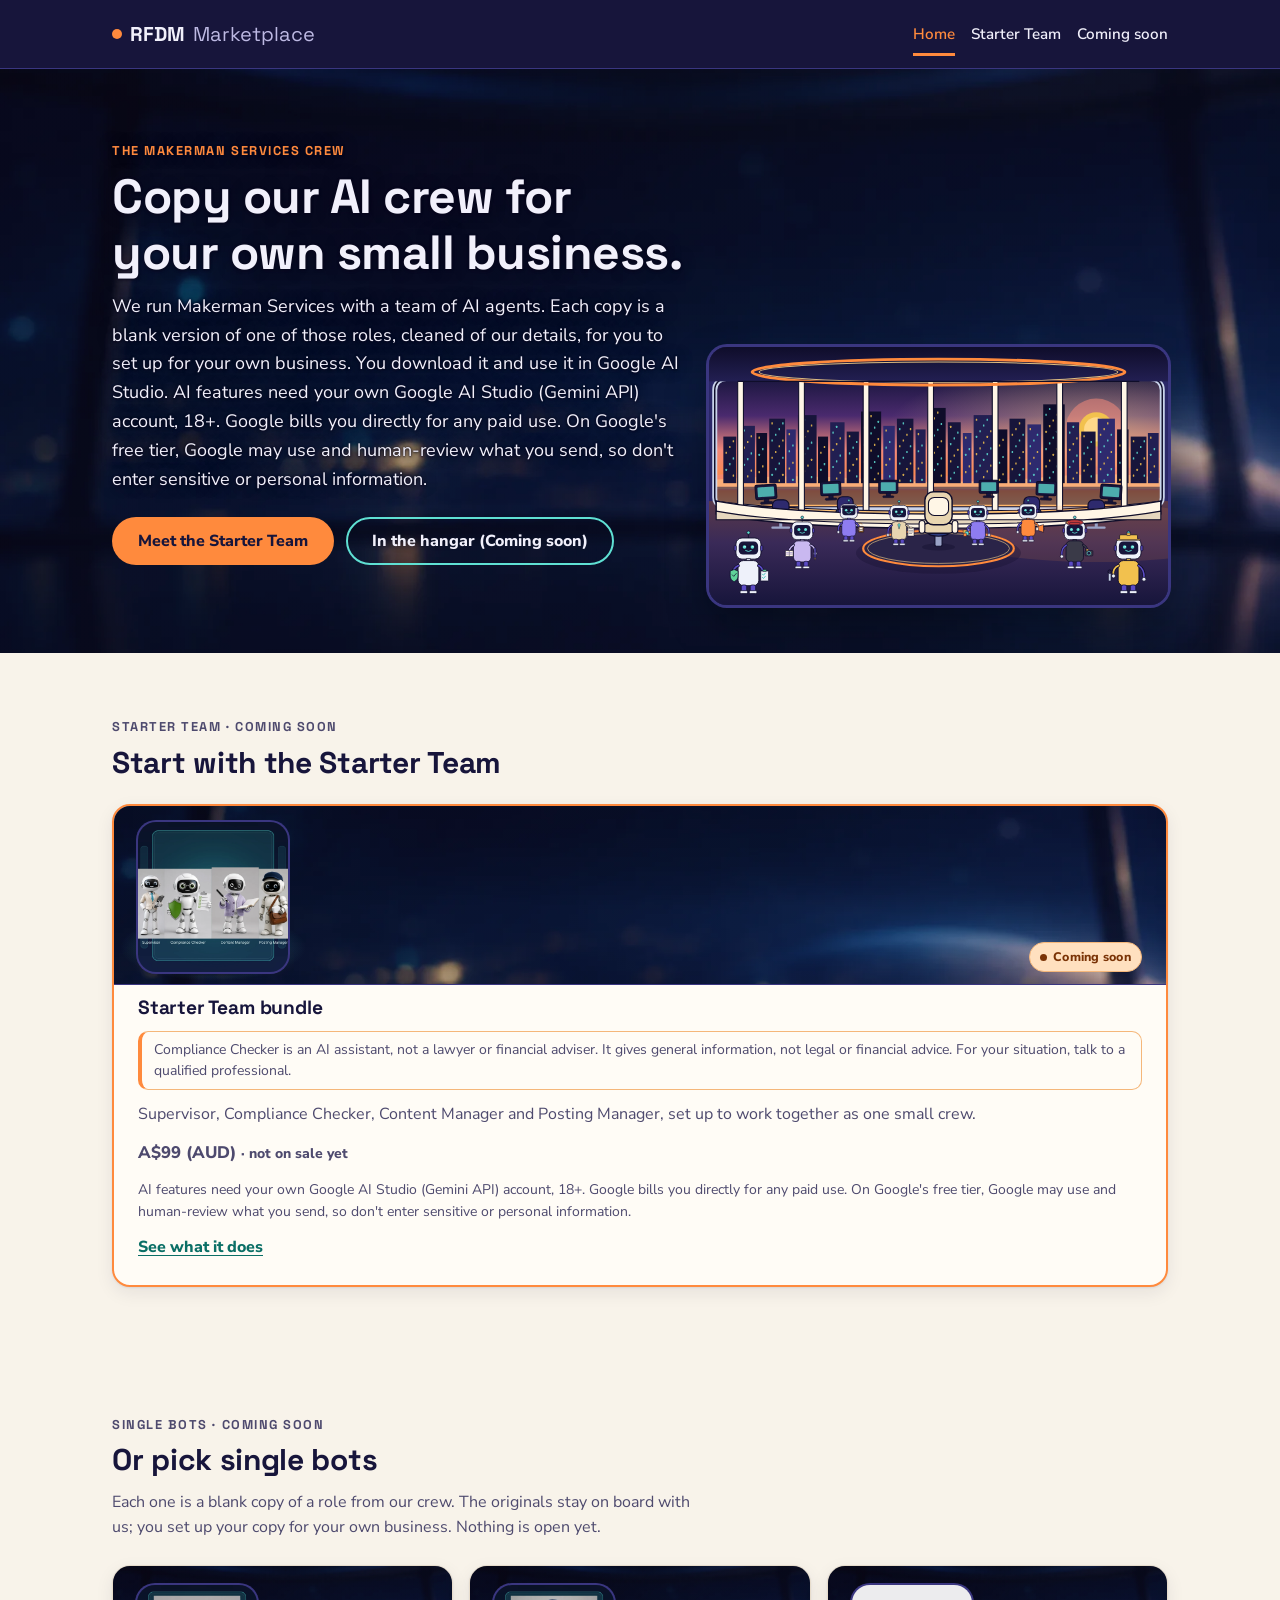
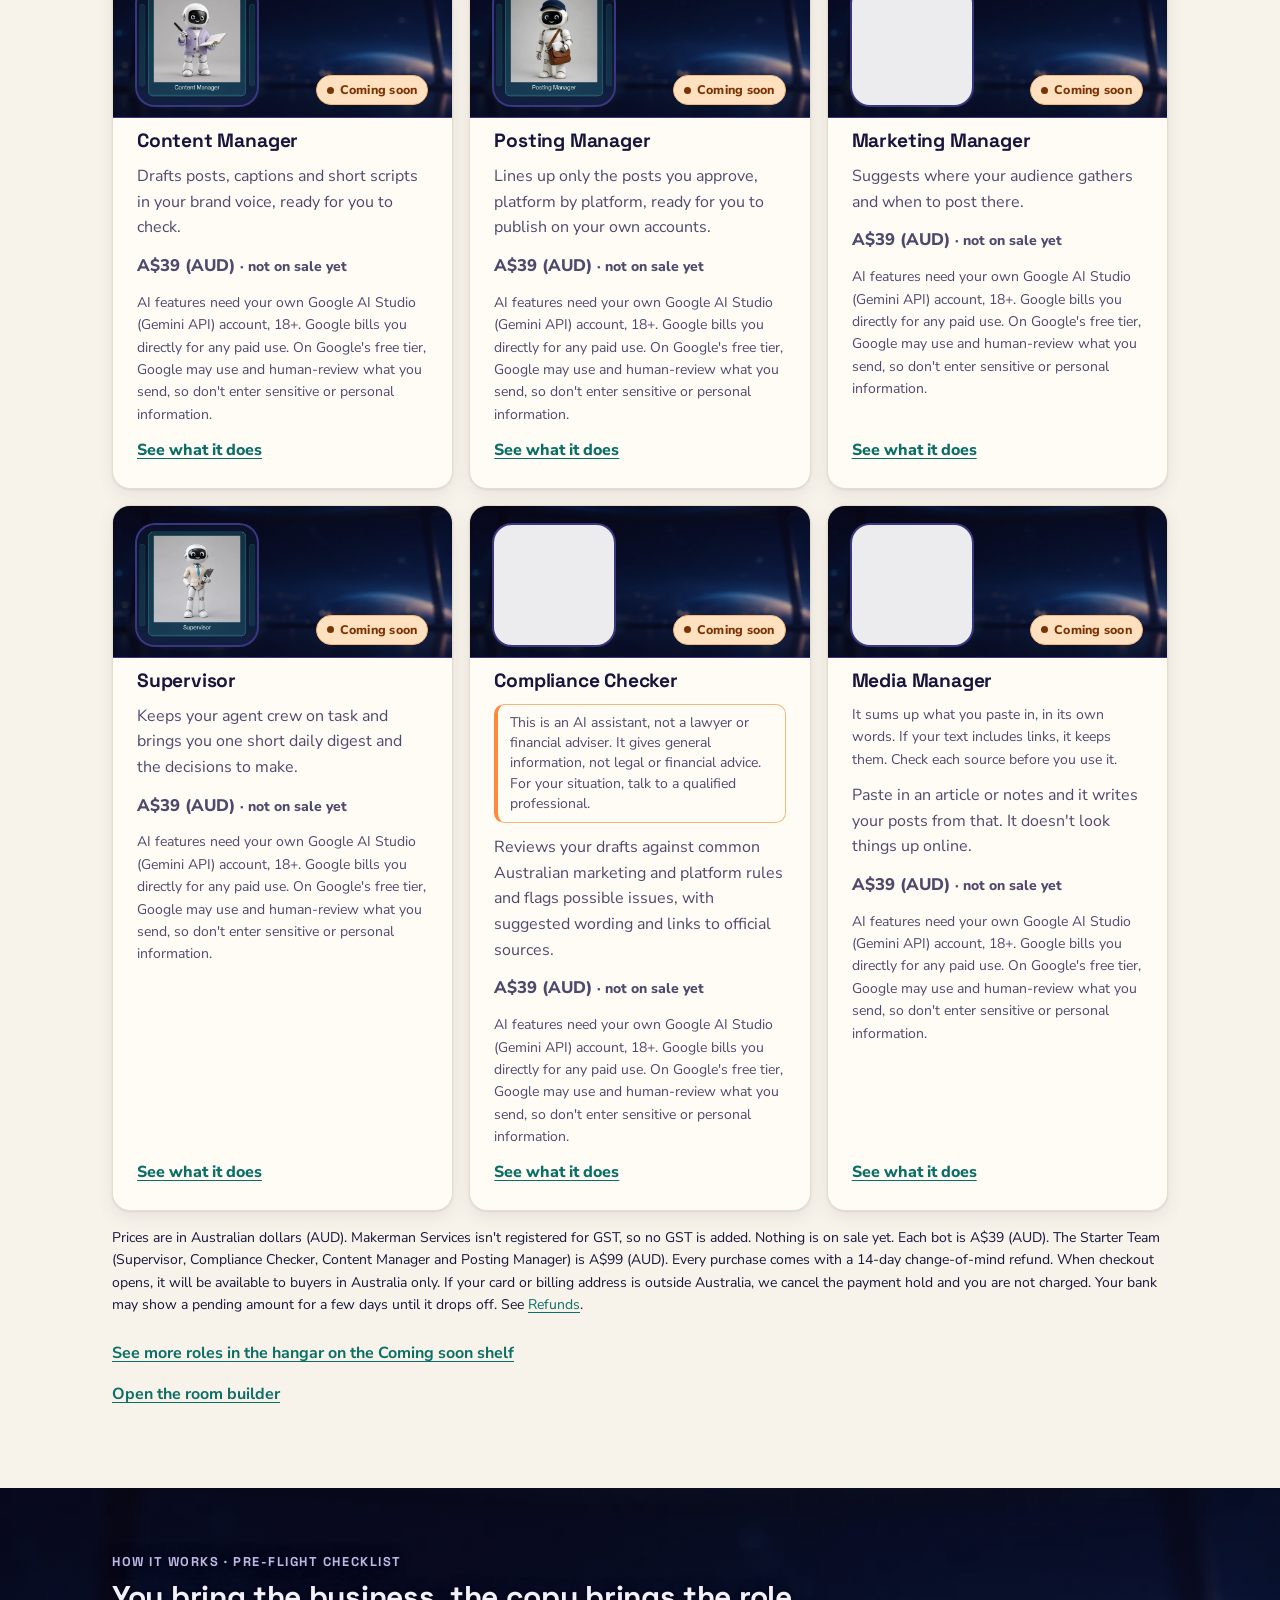
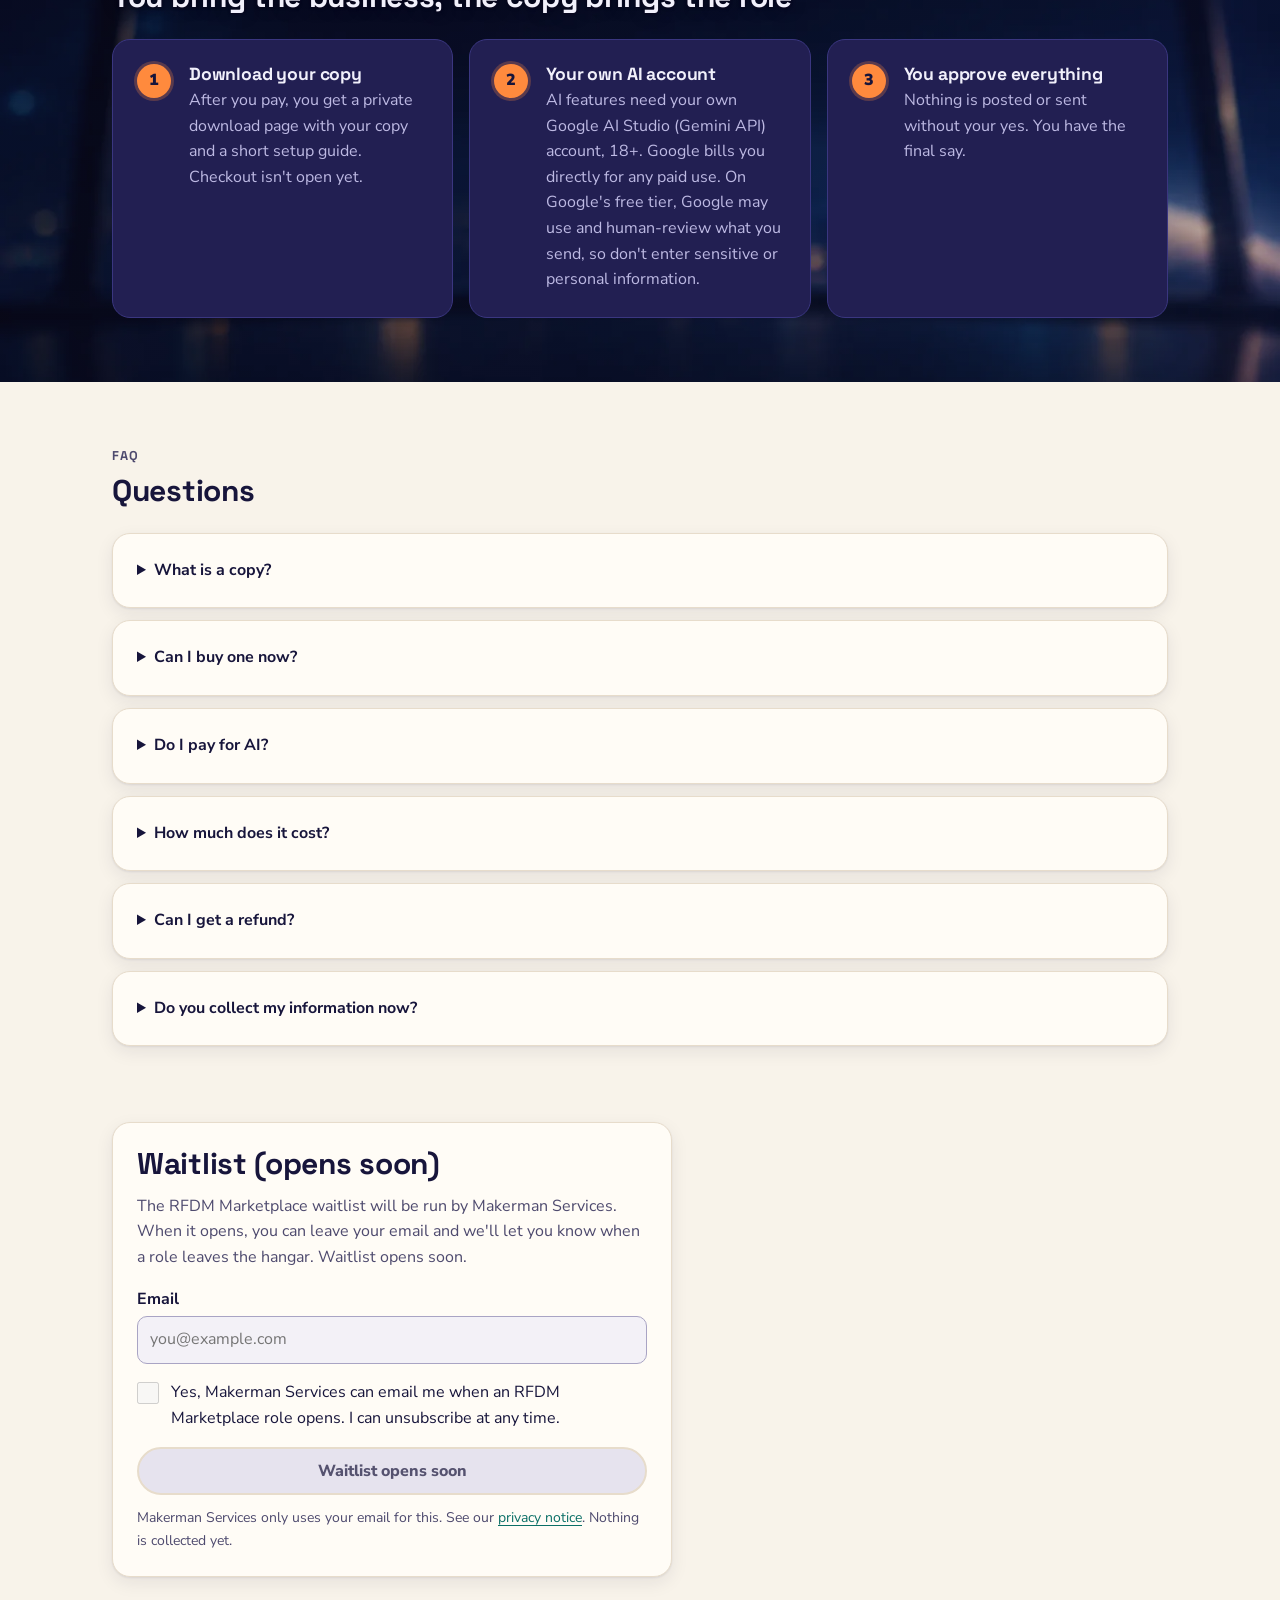
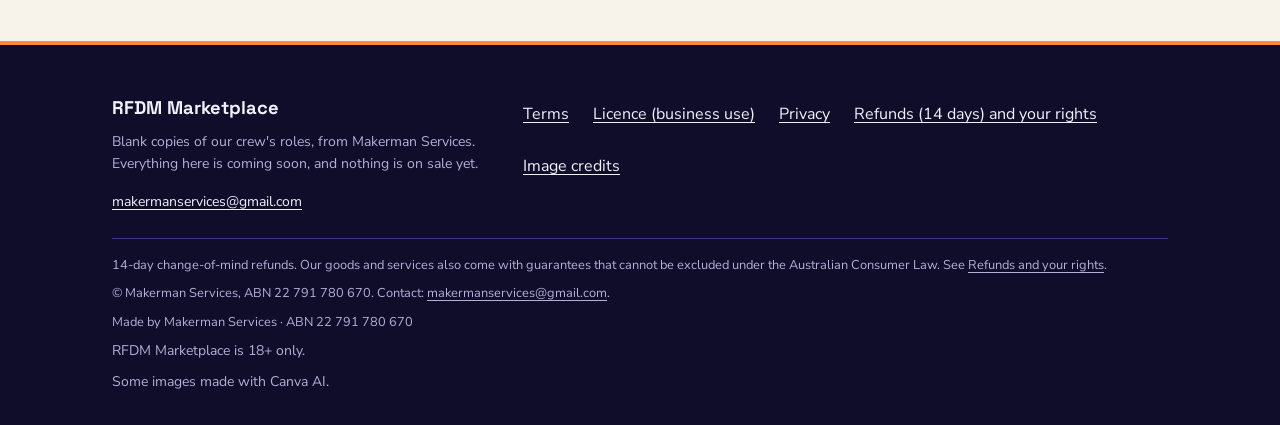
<file: index.html>
<!doctype html>
<html lang="en-AU">
<head>
<meta charset="utf-8">
<meta name="viewport" content="width=device-width, initial-scale=1">
<meta name="robots" content="noindex,nofollow">
<title>Agent copies, coming soon | RFDM Marketplace</title>
<meta name="description" content="Blank copies of our AI crew&#x27;s roles, from Makerman Services. Coming soon.">
<link rel="canonical" href="https://makerman-services.github.io/rfdm-marketplace-site/">
<meta property="og:url" content="https://makerman-services.github.io/rfdm-marketplace-site/">
<link rel="preload" href="fonts/space-grotesk.woff2" as="font" type="font/woff2" crossorigin>
<link rel="stylesheet" href="style.css">
</head>
<body>
<a class="skip" href="#main">Skip to content</a>

<header class="site-header">
  <div class="wrap">
    <a class="wordmark" href="./" aria-label="RFDM Marketplace home"><span class="dot" aria-hidden="true"></span>RFDM <span class="light">Marketplace</span></a>
    <nav class="nav" aria-label="Main"><a href="./" aria-current="page">Home</a><a href="starter-team">Starter Team</a><a href="coming-soon">Coming soon</a></nav>
  </div>
</header>
<main id="main">

<section class="hero">
  <div class="wrap hero-grid">
   <div class="hero-copy">
    <p class="eyebrow">The Makerman Services crew</p>
    <h1>Copy our AI crew for your own small business.</h1>
    <p class="lede">We run Makerman Services with a team of AI agents. Each copy is a blank version of one of those roles, cleaned of our details, for you to set up for your own business. You download it and use it in Google AI Studio. AI features need your own Google AI Studio (Gemini API) account, 18+. Google bills you directly for any paid use. On Google's free tier, Google may use and human-review what you send, so don't enter sensitive or personal information.</p>
    <div class="hero-actions">
      <a class="btn btn-primary" href="#starter">Meet the Starter Team</a>
      <a class="btn btn-secondary" href="coming-soon">In the hangar (Coming soon)</a>
    </div>
   </div>
   <div class="hero-art"><img src="img/code/hero-control-tower.svg" alt="A code-drawn scene of eight robot helpers around an empty captain's chair in a round control room, with desks and curved windows over a city at sunset." width="1280" height="720" decoding="async"></div>
  </div>
</section>
<section id="starter" aria-labelledby="starter-h">
  <div class="wrap">
    <div class="section-head">
      <p class="eyebrow">Starter Team · Coming soon</p>
      <h2 id="starter-h">Start with the Starter Team</h2>
    </div>
    <div class="grid" id="shelf-team">
      <article class="card card-bundle">
  <div class="card-top card-art"><span class="art-fig"><img class="bot bot-canva bot-team" src="img/canva/starter-team.webp" alt="Four glossy white toy-like robots standing side by side as the Starter Team, each labelled with its role: Supervisor, Compliance Checker, Content Manager and Posting Manager." width="1000" height="1000" loading="lazy" decoding="async"></span><span class="badge badge-soon">Coming soon</span></div>
  <h3>Starter Team bundle</h3>
  <p class="notice" role="note">Compliance Checker is an AI assistant, not a lawyer or financial adviser. It gives general information, not legal or financial advice. For your situation, talk to a qualified professional.</p><p>Supervisor, Compliance Checker, Content Manager and Posting Manager, set up to work together as one small crew.</p>
  <p class="price">A$99 (AUD) <span class="small">· not on sale yet</span></p>
  <p class="small ai-line" data-ai-line>AI features need your own Google AI Studio (Gemini API) account, 18+. Google bills you directly for any paid use. On Google's free tier, Google may use and human-review what you send, so don't enter sensitive or personal information.</p>
  <a class="card-link" href="starter-team">See what it does<span class="visually-hidden"> (Starter Team bundle)</span></a>
</article>
    </div>
  </div>
</section>
<section id="shelf" aria-labelledby="shelf-h">
  <div class="wrap">
    <div class="section-head">
      <p class="eyebrow">Single bots · Coming soon</p>
      <h2 id="shelf-h">Or pick single bots</h2>
      <p>Each one is a blank copy of a role from our crew. The originals stay on board with us; you set up your copy for your own business. Nothing is open yet.</p>
    </div>
    <div class="grid">
      <article class="card">
  <div class="card-top card-art"><span class="art-fig"><img class="bot bot-canva" src="img/canva/content-card.webp" alt="A glossy white robot in a lavender cardigan, holding a big pen and an open notebook, on a navy and teal panel labelled Content Manager." width="800" height="800" loading="lazy" decoding="async"></span><span class="badge badge-soon">Coming soon</span></div>
  <h3>Content Manager</h3>
  <p>Drafts posts, captions and short scripts in your brand voice, ready for you to check.</p>
  <p class="price">A$39 (AUD) <span class="small">· not on sale yet</span></p>
  <p class="small ai-line" data-ai-line>AI features need your own Google AI Studio (Gemini API) account, 18+. Google bills you directly for any paid use. On Google's free tier, Google may use and human-review what you send, so don't enter sensitive or personal information.</p>
  <a class="card-link" href="content-manager">See what it does<span class="visually-hidden"> (Content Manager)</span></a>
</article><article class="card">
  <div class="card-top card-art"><span class="art-fig"><img class="bot bot-canva" src="img/canva/posting-card.webp" alt="A glossy white robot in a navy cap, carrying a brown mail bag of envelopes, on a navy and teal panel labelled Posting Manager." width="800" height="800" loading="lazy" decoding="async"></span><span class="badge badge-soon">Coming soon</span></div>
  <h3>Posting Manager</h3>
  <p>Lines up only the posts you approve, platform by platform, ready for you to publish on your own accounts.</p>
  <p class="price">A$39 (AUD) <span class="small">· not on sale yet</span></p>
  <p class="small ai-line" data-ai-line>AI features need your own Google AI Studio (Gemini API) account, 18+. Google bills you directly for any paid use. On Google's free tier, Google may use and human-review what you send, so don't enter sensitive or personal information.</p>
  <a class="card-link" href="posting-manager">See what it does<span class="visually-hidden"> (Posting Manager)</span></a>
</article><article class="card">
  <div class="card-top card-art"><span class="art-fig"><img class="bot bot-canva" src="img/canva/marketing-card.webp" alt="A glossy white robot in a bright orange jacket, holding an orange megaphone, on a navy and teal panel." width="800" height="800" loading="lazy" decoding="async"></span><span class="badge badge-soon">Coming soon</span></div>
  <h3>Marketing Manager</h3>
  <p>Suggests where your audience gathers and when to post there.</p>
  <p class="price">A$39 (AUD) <span class="small">· not on sale yet</span></p>
  <p class="small ai-line" data-ai-line>AI features need your own Google AI Studio (Gemini API) account, 18+. Google bills you directly for any paid use. On Google's free tier, Google may use and human-review what you send, so don't enter sensitive or personal information.</p>
  <a class="card-link" href="marketing-manager">See what it does<span class="visually-hidden"> (Marketing Manager)</span></a>
</article><article class="card">
  <div class="card-top card-art"><span class="art-fig"><img class="bot bot-canva" src="img/canva/supervisor-card.webp" alt="A glossy white robot in a beige blazer and teal tie, holding a clipboard, on a navy and teal panel labelled Supervisor." width="800" height="800" loading="lazy" decoding="async"></span><span class="badge badge-soon">Coming soon</span></div>
  <h3>Supervisor</h3>
  <p>Keeps your agent crew on task and brings you one short daily digest and the decisions to make.</p>
  <p class="price">A$39 (AUD) <span class="small">· not on sale yet</span></p>
  <p class="small ai-line" data-ai-line>AI features need your own Google AI Studio (Gemini API) account, 18+. Google bills you directly for any paid use. On Google's free tier, Google may use and human-review what you send, so don't enter sensitive or personal information.</p>
  <a class="card-link" href="supervisor">See what it does<span class="visually-hidden"> (Supervisor)</span></a>
</article><article class="card">
  <div class="card-top card-art"><span class="art-fig"><img class="bot bot-canva" src="img/canva/cc-card.webp" alt="A glossy white robot with round glasses, holding a green shield and a ticked checklist, on a navy and teal panel labelled Compliance Checker." width="800" height="800" loading="lazy" decoding="async"></span><span class="badge badge-soon">Coming soon</span></div>
  <h3>Compliance Checker</h3>
  <p class="notice" role="note">This is an AI assistant, not a lawyer or financial adviser. It gives general information, not legal or financial advice. For your situation, talk to a qualified professional.</p><p>Reviews your drafts against common Australian marketing and platform rules and flags possible issues, with suggested wording and links to official sources.</p>
  <p class="price">A$39 (AUD) <span class="small">· not on sale yet</span></p>
  <p class="small ai-line" data-ai-line>AI features need your own Google AI Studio (Gemini API) account, 18+. Google bills you directly for any paid use. On Google's free tier, Google may use and human-review what you send, so don't enter sensitive or personal information.</p>
  <a class="card-link" href="compliance-checker">See what it does<span class="visually-hidden"> (Compliance Checker)</span></a>
</article><article class="card">
  <div class="card-top card-art"><span class="art-fig"><img class="bot bot-canva" src="img/canva/media-card.webp" alt="A glossy white robot in a red beret and charcoal photographer vest, holding a camera, on a navy and teal panel labelled Media Manager." width="800" height="800" loading="lazy" decoding="async"></span><span class="badge badge-soon">Coming soon</span></div>
  <h3>Media Manager</h3>
  <p class="small ph-note">It sums up what you paste in, in its own words. If your text includes links, it keeps them. Check each source before you use it.</p><p>Paste in an article or notes and it writes your posts from that. It doesn't look things up online.</p>
  <p class="price">A$39 (AUD) <span class="small">· not on sale yet</span></p>
  <p class="small ai-line" data-ai-line>AI features need your own Google AI Studio (Gemini API) account, 18+. Google bills you directly for any paid use. On Google's free tier, Google may use and human-review what you send, so don't enter sensitive or personal information.</p>
  <a class="card-link" href="media-manager">See what it does<span class="visually-hidden"> (Media Manager)</span></a>
</article>
    </div>
    <p class="small" style="margin-top:var(--s4)">Prices are in Australian dollars (AUD). Makerman Services isn't registered for GST, so no GST is added. Nothing is on sale yet. Each bot is A$39 (AUD). The Starter Team (Supervisor, Compliance Checker, Content Manager and Posting Manager) is A$99 (AUD). Every purchase comes with a 14-day change-of-mind refund. When checkout opens, it will be available to buyers in Australia only. If your card or billing address is outside Australia, we cancel the payment hold and you are not charged. Your bank may show a pending amount for a few days until it drops off. See <a href="refunds">Refunds</a>.</p>
    <p style="margin-top:var(--s5)"><a href="coming-soon"><strong>See more roles in the hangar on the Coming soon shelf</strong></a></p>
    <p><a href="room-builder"><strong>Open the room builder</strong></a></p>
  </div>
</section>
<section class="space" aria-labelledby="how-h">
  <div class="wrap">
    <div class="section-head">
      <p class="eyebrow">How it works · Pre-flight checklist</p>
      <h2 id="how-h">You bring the business, the copy brings the role</h2>
    </div>
    <ol class="steps">
      <li><h3>Download your copy</h3><p>After you pay, you get a private download page with your copy and a short setup guide. Checkout isn't open yet.</p></li>
      <li><h3>Your own AI account</h3><p>AI features need your own Google AI Studio (Gemini API) account, 18+. Google bills you directly for any paid use. On Google's free tier, Google may use and human-review what you send, so don't enter sensitive or personal information.</p></li>
      <li><h3>You approve everything</h3><p>Nothing is posted or sent without your yes. You have the final say.</p></li>
    </ol>
  </div>
</section>
<section id="faq" aria-labelledby="faq-h">
  <div class="wrap">
    <div class="section-head">
      <p class="eyebrow">FAQ</p>
      <h2 id="faq-h">Questions</h2>
    </div>
    <details class="panel faq"><summary><strong>What is a copy?</strong></summary><p>A blank copy of one role from our own AI crew. It contains none of our data, customers, contact details, logins, memory or files. You set it up for your own business.</p></details><details class="panel faq"><summary><strong>Can I buy one now?</strong></summary><p>Not yet. Checkout isn't open and nothing is on sale. A waitlist will open on this page when a role is ready.</p></details><details class="panel faq"><summary><strong>Do I pay for AI?</strong></summary><p>AI features need your own Google AI Studio (Gemini API) account, 18+. Google bills you directly for any paid use. On Google's free tier, Google may use and human-review what you send, so don't enter sensitive or personal information.</p></details><details class="panel faq"><summary><strong>How much does it cost?</strong></summary><p>A$39 (AUD) per bot, or A$99 (AUD) for the Starter Team. Makerman Services isn't registered for GST, so no GST is added.</p></details><details class="panel faq"><summary><strong>Can I get a refund?</strong></summary><p>You can ask for a full refund within 14 days of purchase, for any reason. Our goods and services also come with guarantees that cannot be excluded under the Australian Consumer Law. AI usage charges are between you and your AI provider and aren't part of our refund. Your normal rights under Australian Consumer Law still apply.</p></details><details class="panel faq"><summary><strong>Do you collect my information now?</strong></summary><p>No. Checkout isn't open yet, so we don't collect personal information through this site. See our privacy notice.</p></details>
  </div>
</section>

<section id="waitlist" aria-labelledby="wl-h" style="padding-top:0">
  <div class="wrap">
    <div class="waitlist">
      <h2 id="wl-h">Waitlist (opens soon)</h2>
      <p class="muted">The RFDM Marketplace waitlist will be run by Makerman Services. When it opens, you can leave your email and we'll let you know when a role leaves the hangar. Waitlist opens soon.</p>
      <form action="#" method="post" novalidate onsubmit="return false">
        <fieldset disabled>
          <label for="wl-email">Email</label>
          <input id="wl-email" name="email" type="email" autocomplete="off" placeholder="you@example.com">
          <div class="consent">
            <input id="wl-consent" name="consent" type="checkbox">
            <label for="wl-consent">Yes, Makerman Services can email me when an RFDM Marketplace role opens. I can unsubscribe at any time.</label>
          </div>
          <button class="btn btn-block" type="submit" disabled aria-disabled="true">Waitlist opens soon</button>
        </fieldset>
        <p class="form-note">Makerman Services only uses your email for this. See our <a href="privacy">privacy notice</a>. Nothing is collected yet.</p>
      </form>
    </div>
  </div>
</section>

</main>
<footer class="site-footer">
  <div class="wrap">
    <div class="footer-grid">
      <div>
        <div class="footer-brand">RFDM Marketplace</div>
        <p class="small" style="color:var(--footer-muted);margin-top:var(--s2)">Blank copies of our crew's roles, from Makerman Services. Everything here is coming soon, and nothing is on sale yet.</p>
        <p class="small" style="margin:0"><a href="mailto:makermanservices@gmail.com">makermanservices@gmail.com</a></p>
      </div>
      <nav aria-label="Legal">
        <ul class="footer-links">
          <li><a href="terms">Terms</a></li>
          <li><a href="licence">Licence (business use)</a></li>
          <li><a href="privacy">Privacy</a></li>
          <li><a href="refunds">Refunds (14 days) and your rights</a></li>
          <li><a href="image-credits">Image credits</a></li>
        </ul>
      </nav>
    </div>
    <div class="footer-fine">
      <p>14-day change-of-mind refunds. Our goods and services also come with guarantees that cannot be excluded under the Australian Consumer Law. See <a href="refunds">Refunds and your rights</a>.</p>
      <p>&copy; Makerman Services, ABN 22 791 780 670. Contact: <a href="mailto:makermanservices@gmail.com">makermanservices@gmail.com</a>.</p>
      <p class="credit">Made by Makerman Services · ABN 22 791 780 670</p>
      <p class="small age-note">RFDM Marketplace is 18+ only.</p>
      <p class="small ai-credit">Some images made with Canva AI.</p>
    </div>
  </div>
</footer>
</body>
</html>
</file>
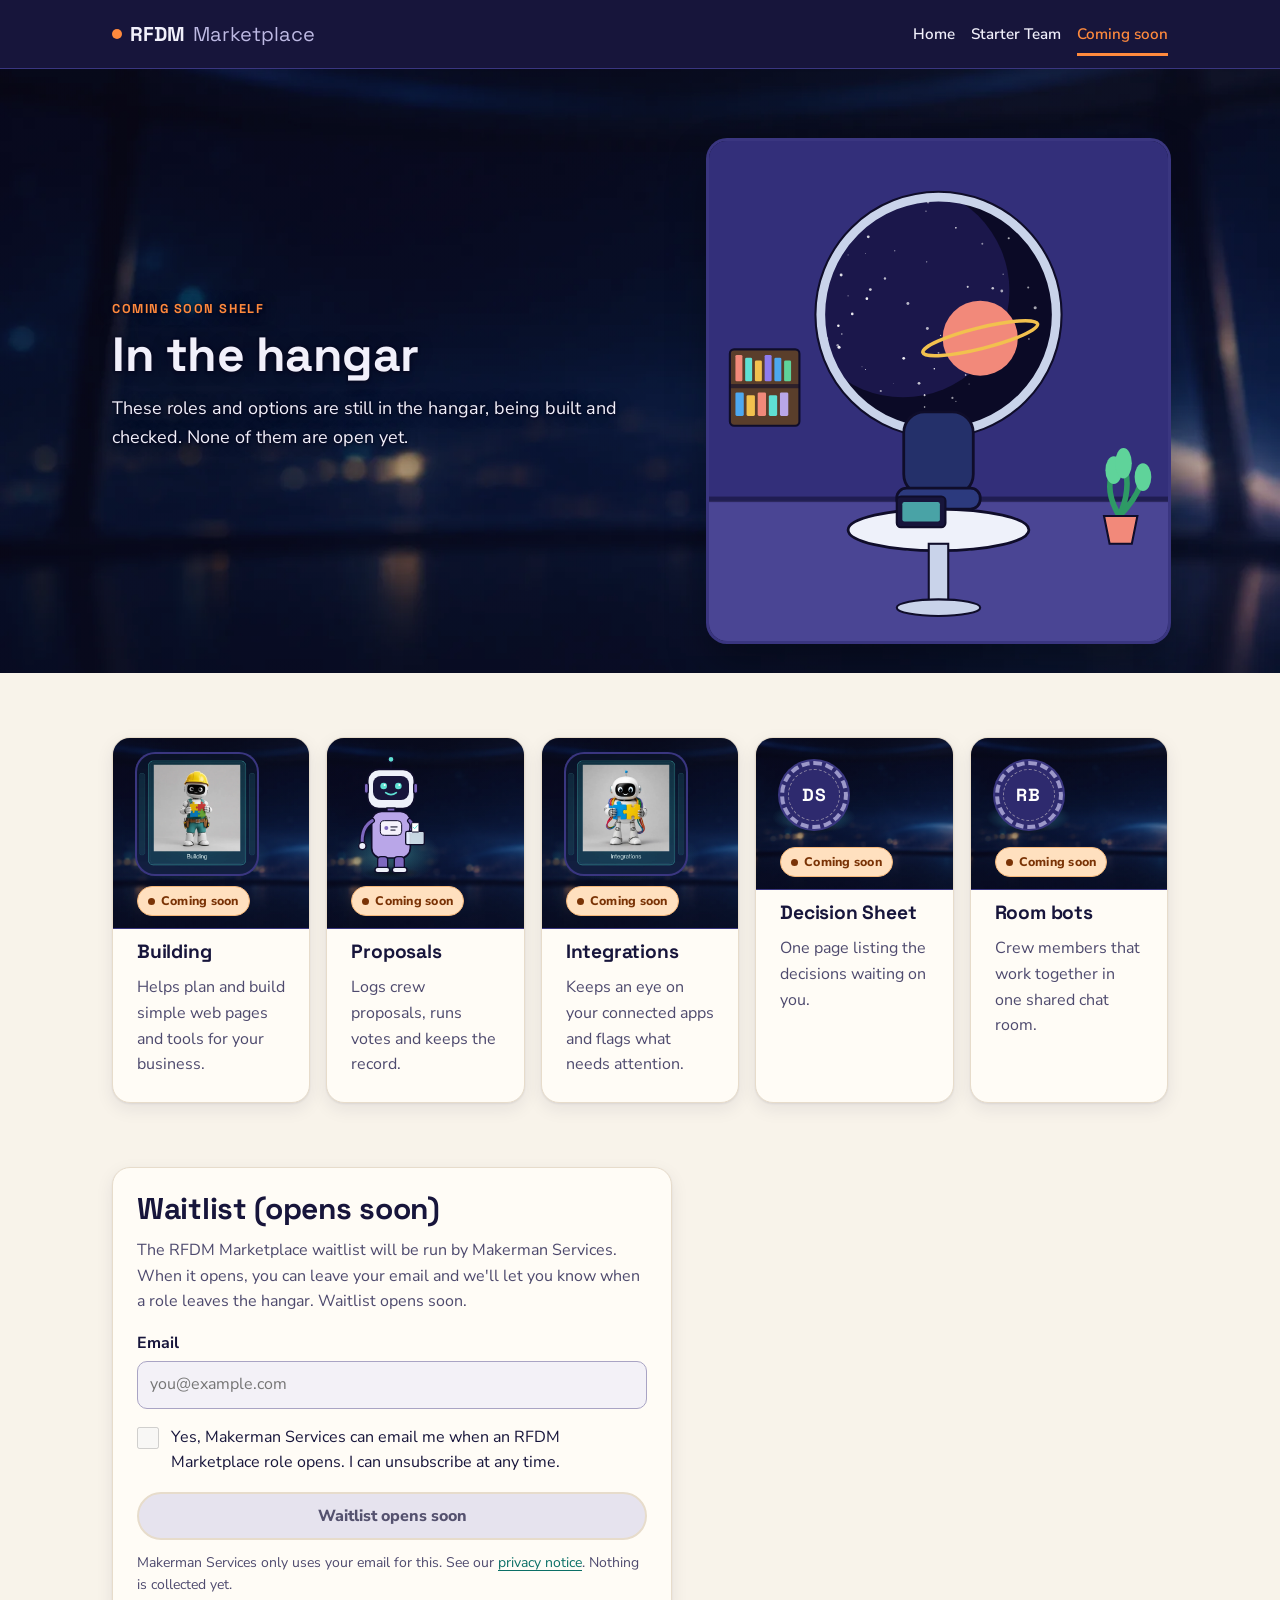
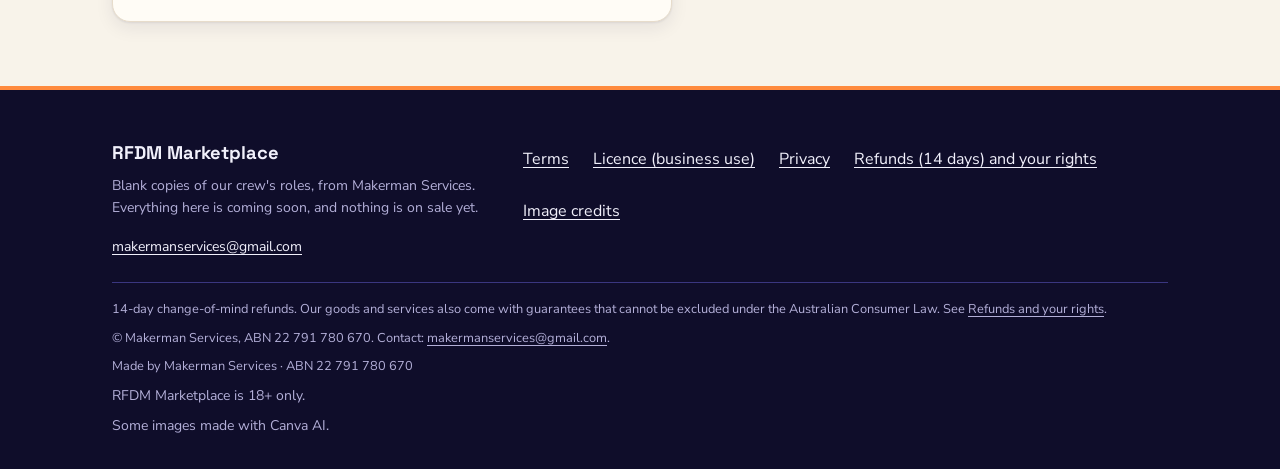
<file: coming-soon.html>
<!doctype html>
<html lang="en-AU">
<head>
<meta charset="utf-8">
<meta name="viewport" content="width=device-width, initial-scale=1">
<meta name="robots" content="noindex,nofollow">
<title>Coming soon shelf | RFDM Marketplace</title>
<meta name="description" content="More roles in the hangar from Makerman Services, coming soon.">
<link rel="canonical" href="https://makerman-services.github.io/rfdm-marketplace-site/coming-soon">
<meta property="og:url" content="https://makerman-services.github.io/rfdm-marketplace-site/coming-soon">
<link rel="preload" href="fonts/space-grotesk.woff2" as="font" type="font/woff2" crossorigin>
<link rel="stylesheet" href="style.css">
</head>
<body>
<a class="skip" href="#main">Skip to content</a>

<header class="site-header">
  <div class="wrap">
    <a class="wordmark" href="./" aria-label="RFDM Marketplace home"><span class="dot" aria-hidden="true"></span>RFDM <span class="light">Marketplace</span></a>
    <nav class="nav" aria-label="Main"><a href="./">Home</a><a href="starter-team">Starter Team</a><a href="coming-soon" aria-current="page">Coming soon</a></nav>
  </div>
</header>
<main id="main">

<section class="hero hangar">
  <div class="wrap hero-grid">
   <div class="hero-copy">
    <p class="eyebrow">Coming soon shelf</p>
    <h1>In the hangar</h1>
    <p class="lede">These roles and options are still in the hangar, being built and checked. None of them are open yet.</p>
   </div>
   <div class="hero-art"><img src="img/office-window.svg" alt="A simple drawing of an empty navy office chair at a round desk, with a bookshelf, a plant and a big round window full of stars." width="660" height="720" decoding="async"></div>
  </div>
</section>
<section aria-labelledby="cs-h">
  <div class="wrap">
    <h2 id="cs-h" class="visually-hidden">Coming soon roles and options</h2>
    <div class="grid four">
      <article class="card">
  <div class="card-top card-art"><span class="art-fig"><img class="bot bot-canva" src="img/canva/building-card.webp" alt="A glossy white robot in a yellow hard hat and work vest, on a navy and teal panel labelled Building." width="800" height="800" loading="lazy" decoding="async"></span><span class="badge badge-soon">Coming soon</span></div>
  <h3>Building</h3>
  <p>Helps plan and build simple web pages and tools for your business.</p>
</article>
      <article class="card">
  <div class="card-top card-art"><span class="art-fig"><img class="bot" src="img/bot-proposals.svg" alt="" width="240" height="360" loading="lazy" decoding="async"></span><span class="badge badge-soon">Coming soon</span></div>
  <h3>Proposals</h3>
  <p>Logs crew proposals, runs votes and keeps the record.</p>
</article>
      <article class="card">
  <div class="card-top card-art"><span class="art-fig"><img class="bot bot-canva" src="img/canva/integrations-card.webp" alt="A glossy white robot holding colourful connector pieces, on a navy and teal panel labelled Integrations." width="800" height="800" loading="lazy" decoding="async"></span><span class="badge badge-soon">Coming soon</span></div>
  <h3>Integrations</h3>
  <p>Keeps an eye on your connected apps and flags what needs attention.</p>
</article>
      <article class="card">
  <div class="card-top card-art"><span class="art-fig"><div class="tile plain" aria-hidden="true">DS</div></span><span class="badge badge-soon">Coming soon</span></div>
  <h3>Decision Sheet</h3>
  <p>One page listing the decisions waiting on you.</p>
</article>
      <article class="card">
  <div class="card-top card-art"><span class="art-fig"><div class="tile plain" aria-hidden="true">RB</div></span><span class="badge badge-soon">Coming soon</span></div>
  <h3>Room bots</h3>
  <p>Crew members that work together in one shared chat room.</p>
</article>
    </div>
  </div>
</section>

<section id="waitlist" aria-labelledby="wl-h" style="padding-top:0">
  <div class="wrap">
    <div class="waitlist">
      <h2 id="wl-h">Waitlist (opens soon)</h2>
      <p class="muted">The RFDM Marketplace waitlist will be run by Makerman Services. When it opens, you can leave your email and we'll let you know when a role leaves the hangar. Waitlist opens soon.</p>
      <form action="#" method="post" novalidate onsubmit="return false">
        <fieldset disabled>
          <label for="wl-email">Email</label>
          <input id="wl-email" name="email" type="email" autocomplete="off" placeholder="you@example.com">
          <div class="consent">
            <input id="wl-consent" name="consent" type="checkbox">
            <label for="wl-consent">Yes, Makerman Services can email me when an RFDM Marketplace role opens. I can unsubscribe at any time.</label>
          </div>
          <button class="btn btn-block" type="submit" disabled aria-disabled="true">Waitlist opens soon</button>
        </fieldset>
        <p class="form-note">Makerman Services only uses your email for this. See our <a href="privacy">privacy notice</a>. Nothing is collected yet.</p>
      </form>
    </div>
  </div>
</section>

</main>
<footer class="site-footer">
  <div class="wrap">
    <div class="footer-grid">
      <div>
        <div class="footer-brand">RFDM Marketplace</div>
        <p class="small" style="color:var(--footer-muted);margin-top:var(--s2)">Blank copies of our crew's roles, from Makerman Services. Everything here is coming soon, and nothing is on sale yet.</p>
        <p class="small" style="margin:0"><a href="mailto:makermanservices@gmail.com">makermanservices@gmail.com</a></p>
      </div>
      <nav aria-label="Legal">
        <ul class="footer-links">
          <li><a href="terms">Terms</a></li>
          <li><a href="licence">Licence (business use)</a></li>
          <li><a href="privacy">Privacy</a></li>
          <li><a href="refunds">Refunds (14 days) and your rights</a></li>
          <li><a href="image-credits">Image credits</a></li>
        </ul>
      </nav>
    </div>
    <div class="footer-fine">
      <p>14-day change-of-mind refunds. Our goods and services also come with guarantees that cannot be excluded under the Australian Consumer Law. See <a href="refunds">Refunds and your rights</a>.</p>
      <p>&copy; Makerman Services, ABN 22 791 780 670. Contact: <a href="mailto:makermanservices@gmail.com">makermanservices@gmail.com</a>.</p>
      <p class="credit">Made by Makerman Services · ABN 22 791 780 670</p>
      <p class="small age-note">RFDM Marketplace is 18+ only.</p>
      <p class="small ai-credit">Some images made with Canva AI.</p>
    </div>
  </div>
</footer>
</body>
</html>
</file>
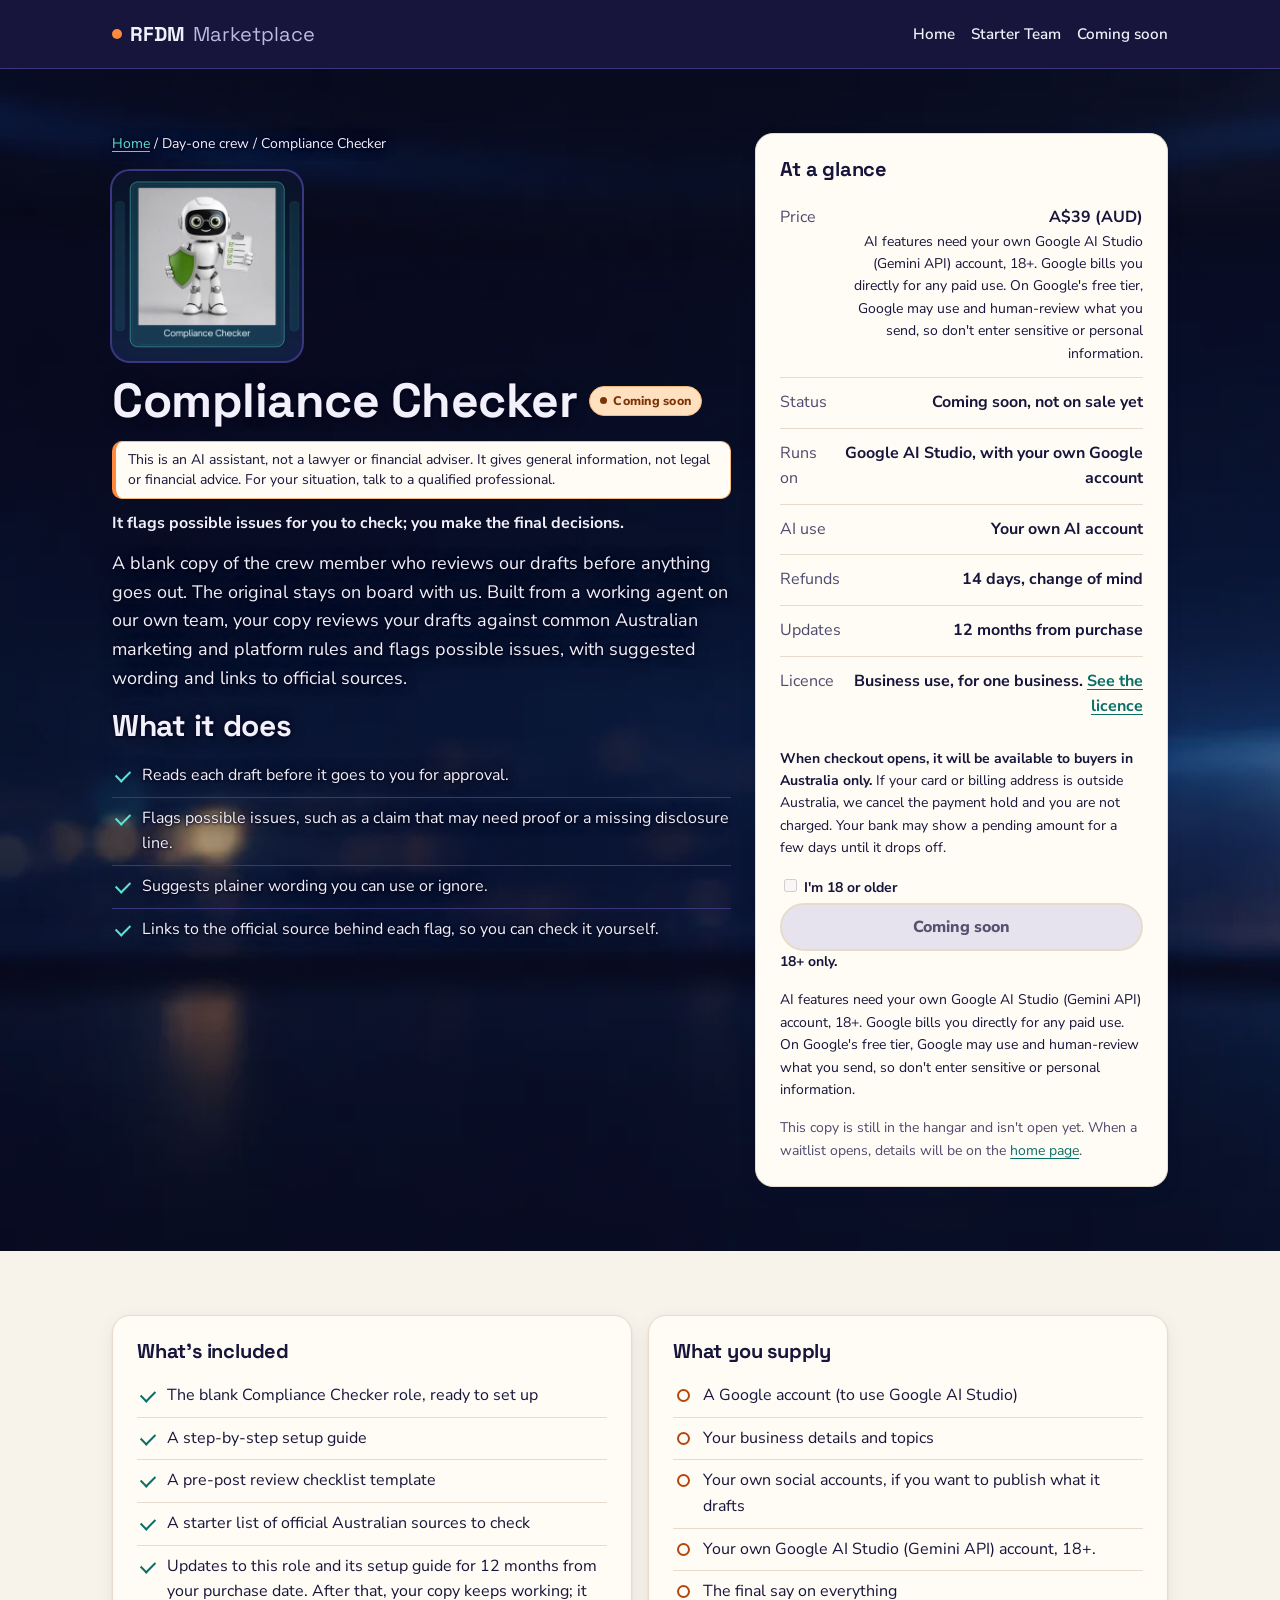
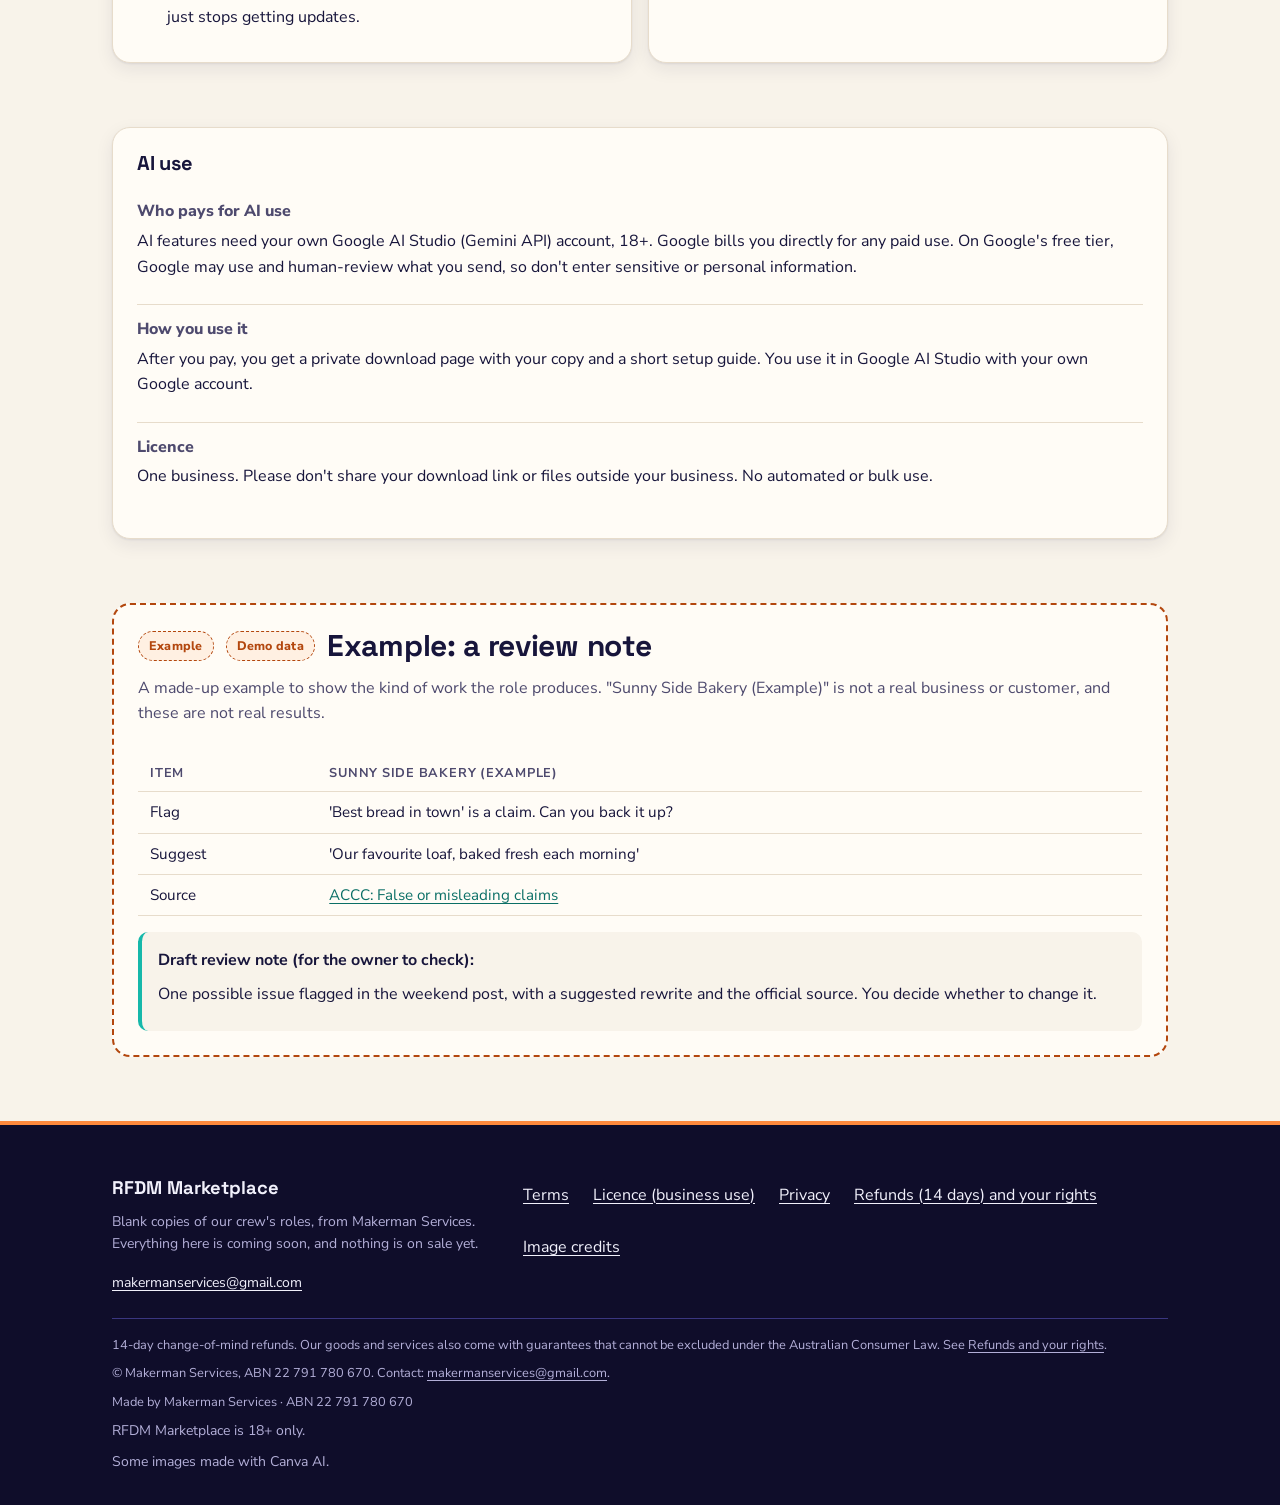
<file: compliance-checker.html>
<!doctype html>
<html lang="en-AU">
<head>
<meta charset="utf-8">
<meta name="viewport" content="width=device-width, initial-scale=1">
<meta name="robots" content="noindex,nofollow">
<title>Compliance Checker | RFDM Marketplace</title>
<meta name="description" content="Compliance Checker agent copy. Coming soon.">
<link rel="canonical" href="https://makerman-services.github.io/rfdm-marketplace-site/compliance-checker">
<meta property="og:url" content="https://makerman-services.github.io/rfdm-marketplace-site/compliance-checker">
<link rel="preload" href="fonts/space-grotesk.woff2" as="font" type="font/woff2" crossorigin>
<link rel="stylesheet" href="style.css">
</head>
<body>
<a class="skip" href="#main">Skip to content</a>

<header class="site-header">
  <div class="wrap">
    <a class="wordmark" href="./" aria-label="RFDM Marketplace home"><span class="dot" aria-hidden="true"></span>RFDM <span class="light">Marketplace</span></a>
    <nav class="nav" aria-label="Main"><a href="./">Home</a><a href="starter-team">Starter Team</a><a href="coming-soon">Coming soon</a></nav>
  </div>
</header>
<main id="main">

<section class="space" aria-labelledby="agent-h">
  <div class="wrap agent-hero">
    <div>
      <p class="small"><a href="./">Home</a> / Day-one crew / Compliance Checker</p>
      <div class="agent-title"><img class="bot bot-canva" src="img/canva/cc-card.webp" alt="A glossy white robot with round glasses, holding a green shield and a ticked checklist, on a navy and teal panel labelled Compliance Checker." width="800" height="800" decoding="async"><h1 id="agent-h">Compliance Checker</h1><span class="badge badge-soon">Coming soon</span></div>
      <p class="notice" role="note">This is an AI assistant, not a lawyer or financial adviser. It gives general information, not legal or financial advice. For your situation, talk to a qualified professional.</p><p class="notice-extra">It flags possible issues for you to check; you make the final decisions.</p>
      <p class="lede" style="font-size:1.125rem">A blank copy of the crew member who reviews our drafts before anything goes out. The original stays on board with us. Built from a working agent on our own team, your copy reviews your drafts against common Australian marketing and platform rules and flags possible issues, with suggested wording and links to official sources.</p>
      
      <h2>What it does</h2>
      <ul class="check"><li>Reads each draft before it goes to you for approval.</li><li>Flags possible issues, such as a claim that may need proof or a missing disclosure line.</li><li>Suggests plainer wording you can use or ignore.</li><li>Links to the official source behind each flag, so you can check it yourself.</li></ul>
    </div>
    <aside class="panel" aria-labelledby="box-h">
      <h2 id="box-h">At a glance</h2>
      <dl style="margin:0 0 var(--s4)">
        <div class="meta"><dt>Price</dt><dd>A$39 (AUD)<span class="small ai-line" data-ai-line style="display:block;font-weight:400">AI features need your own Google AI Studio (Gemini API) account, 18+. Google bills you directly for any paid use. On Google's free tier, Google may use and human-review what you send, so don't enter sensitive or personal information.</span></dd></div>
        <div class="meta"><dt>Status</dt><dd>Coming soon, not on sale yet</dd></div>
        <div class="meta"><dt>Runs on</dt><dd>Google AI Studio, with your own Google account</dd></div>
        <div class="meta"><dt>AI use</dt><dd>Your own AI account</dd></div>
        <div class="meta"><dt>Refunds</dt><dd>14 days, change of mind</dd></div>
        <div class="meta"><dt>Updates</dt><dd>12 months from purchase</dd></div>
        <div class="meta"><dt>Licence</dt><dd>Business use, for one business. <a href="licence">See the licence</a></dd></div>
      </dl>
      <p class="small au-line"><strong>When checkout opens, it will be available to buyers in Australia only.</strong> If your card or billing address is outside Australia, we cancel the payment hold and you are not charged. Your bank may show a pending amount for a few days until it drops off.</p><label class="small age-tick"><input type="checkbox" name="age18" disabled> I'm 18 or older</label>
      <button class="btn btn-block" type="button" disabled aria-disabled="true">Coming soon</button>
      <p class="small age-note"><strong>18+ only.</strong></p>
      <p class="small ai-line" data-ai-line>AI features need your own Google AI Studio (Gemini API) account, 18+. Google bills you directly for any paid use. On Google's free tier, Google may use and human-review what you send, so don't enter sensitive or personal information.</p>
      <p class="action-note">This copy is still in the hangar and isn't open yet. When a waitlist opens, details will be on the <a href="./#waitlist">home page</a>.</p>
    </aside>
  </div>
</section>
<section aria-labelledby="inc-h">
  <div class="wrap two-col">
    <div class="panel">
      <h2 id="inc-h">What's included</h2>
      <ul class="check"><li>The blank Compliance Checker role, ready to set up</li><li>A step-by-step setup guide</li><li>A pre-post review checklist template</li><li>A starter list of official Australian sources to check</li><li>Updates to this role and its setup guide for 12 months from your purchase date. After that, your copy keeps working; it just stops getting updates.</li></ul>
    </div>
    <div class="panel">
      <h2>What you supply</h2>
      <ul class="check supply"><li>A Google account (to use Google AI Studio)</li><li>Your business details and topics</li><li>Your own social accounts, if you want to publish what it drafts</li><li>Your own Google AI Studio (Gemini API) account, 18+.</li><li>The final say on everything</li></ul>
    </div>
  </div>
</section>
<section aria-labelledby="ai-h" style="padding-top:0">
  <div class="wrap"><div class="panel ai-use"><h2>AI use</h2><dl style="margin:0"><div class="meta"><dt>Who pays for AI use</dt><dd>AI features need your own Google AI Studio (Gemini API) account, 18+. Google bills you directly for any paid use. On Google's free tier, Google may use and human-review what you send, so don't enter sensitive or personal information.</dd></div><div class="meta"><dt>How you use it</dt><dd>After you pay, you get a private download page with your copy and a short setup guide. You use it in Google AI Studio with your own Google account.</dd></div><div class="meta"><dt>Licence</dt><dd>One business. Please don't share your download link or files outside your business. No automated or bulk use.</dd></div></dl></div></div>
</section>
<section aria-labelledby="ex-h" style="padding-top:0">
  <div class="wrap">
    <div class="example">
      <div class="example-head"><span class="badge badge-example">Example</span><span class="badge badge-example">Demo data</span><h2 id="ex-h">Example: a review note</h2></div>
      <p class="muted">A made-up example to show the kind of work the role produces. "Sunny Side Bakery (Example)" is not a real business or customer, and these are not real results.</p>
      <div style="overflow-x:auto">
      <table class="plan"><caption class="visually-hidden">Example</caption>
        <thead><tr><th scope="col">Item</th><th scope="col">Sunny Side Bakery (Example)</th></tr></thead>
        <tbody><tr><td>Flag</td><td>'Best bread in town' is a claim. Can you back it up?</td></tr><tr><td>Suggest</td><td>'Our favourite loaf, baked fresh each morning'</td></tr><tr><td>Source</td><td><a href="https://www.accc.gov.au/consumers/advertising-and-promotions/false-or-misleading-claims" rel="noopener">ACCC: False or misleading claims</a></td></tr></tbody></table>
      </div>
      <figure class="draft"><p><strong>Draft review note (for the owner to check):</strong></p><p>One possible issue flagged in the weekend post, with a suggested rewrite and the official source. You decide whether to change it.</p></figure>
    </div>
  </div>
</section>

</main>
<footer class="site-footer">
  <div class="wrap">
    <div class="footer-grid">
      <div>
        <div class="footer-brand">RFDM Marketplace</div>
        <p class="small" style="color:var(--footer-muted);margin-top:var(--s2)">Blank copies of our crew's roles, from Makerman Services. Everything here is coming soon, and nothing is on sale yet.</p>
        <p class="small" style="margin:0"><a href="mailto:makermanservices@gmail.com">makermanservices@gmail.com</a></p>
      </div>
      <nav aria-label="Legal">
        <ul class="footer-links">
          <li><a href="terms">Terms</a></li>
          <li><a href="licence">Licence (business use)</a></li>
          <li><a href="privacy">Privacy</a></li>
          <li><a href="refunds">Refunds (14 days) and your rights</a></li>
          <li><a href="image-credits">Image credits</a></li>
        </ul>
      </nav>
    </div>
    <div class="footer-fine">
      <p>14-day change-of-mind refunds. Our goods and services also come with guarantees that cannot be excluded under the Australian Consumer Law. See <a href="refunds">Refunds and your rights</a>.</p>
      <p>&copy; Makerman Services, ABN 22 791 780 670. Contact: <a href="mailto:makermanservices@gmail.com">makermanservices@gmail.com</a>.</p>
      <p class="credit">Made by Makerman Services · ABN 22 791 780 670</p>
      <p class="small age-note">RFDM Marketplace is 18+ only.</p>
      <p class="small ai-credit">Some images made with Canva AI.</p>
    </div>
  </div>
</footer>
</body>
</html>
</file>
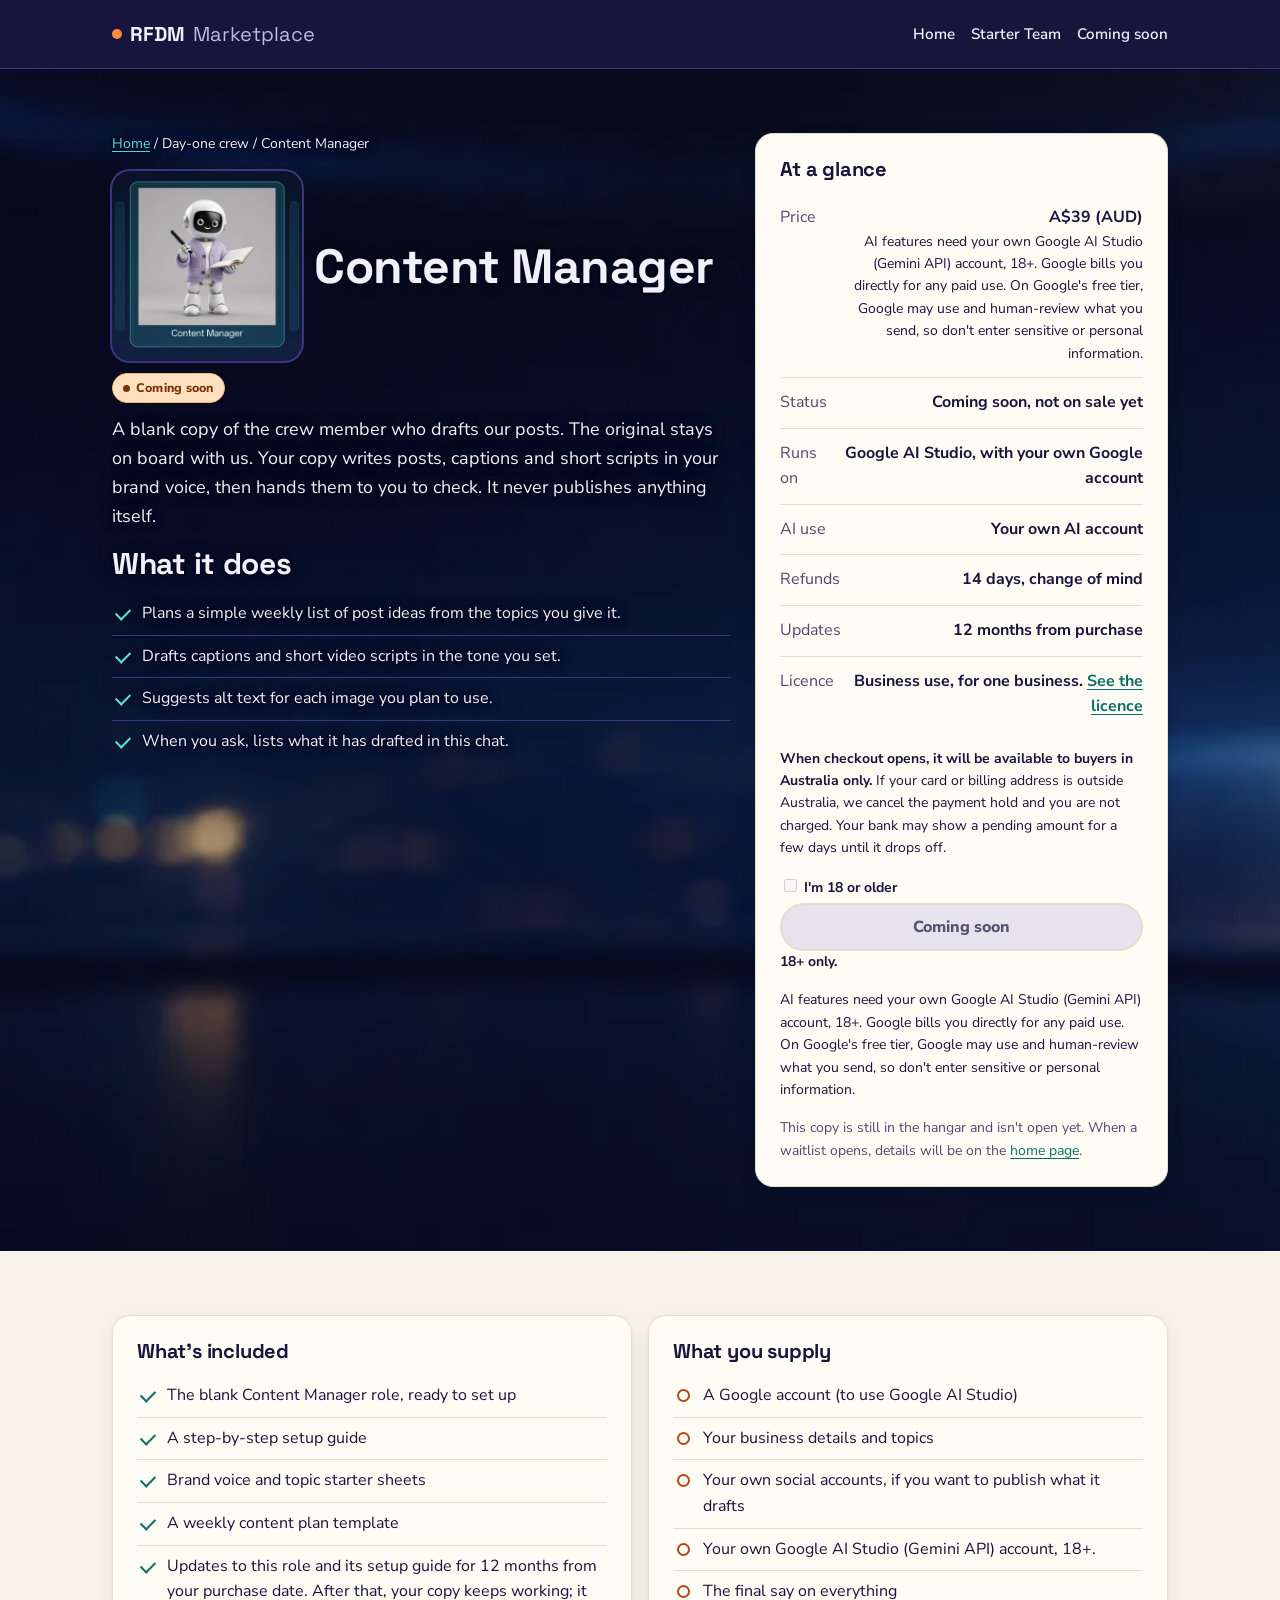
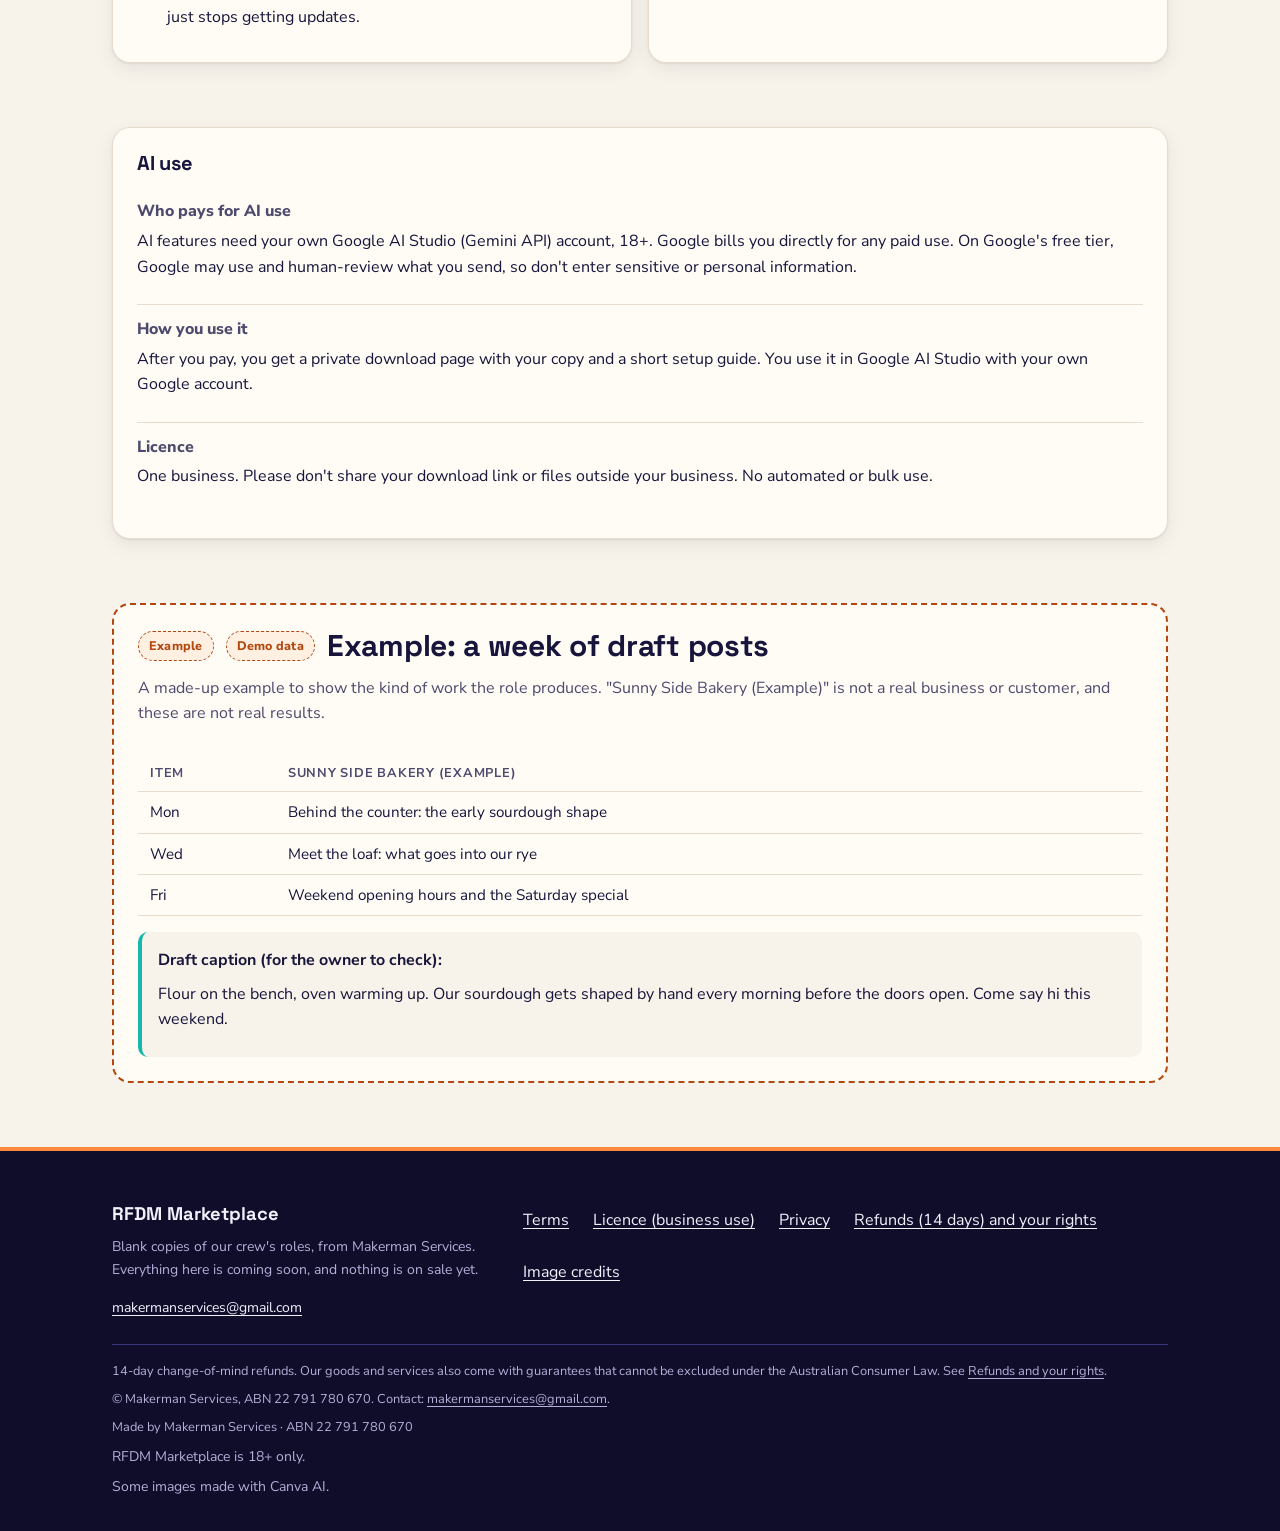
<file: content-manager.html>
<!doctype html>
<html lang="en-AU">
<head>
<meta charset="utf-8">
<meta name="viewport" content="width=device-width, initial-scale=1">
<meta name="robots" content="noindex,nofollow">
<title>Content Manager | RFDM Marketplace</title>
<meta name="description" content="Content Manager agent copy. Coming soon.">
<link rel="canonical" href="https://makerman-services.github.io/rfdm-marketplace-site/content-manager">
<meta property="og:url" content="https://makerman-services.github.io/rfdm-marketplace-site/content-manager">
<link rel="preload" href="fonts/space-grotesk.woff2" as="font" type="font/woff2" crossorigin>
<link rel="stylesheet" href="style.css">
</head>
<body>
<a class="skip" href="#main">Skip to content</a>

<header class="site-header">
  <div class="wrap">
    <a class="wordmark" href="./" aria-label="RFDM Marketplace home"><span class="dot" aria-hidden="true"></span>RFDM <span class="light">Marketplace</span></a>
    <nav class="nav" aria-label="Main"><a href="./">Home</a><a href="starter-team">Starter Team</a><a href="coming-soon">Coming soon</a></nav>
  </div>
</header>
<main id="main">

<section class="space" aria-labelledby="agent-h">
  <div class="wrap agent-hero">
    <div>
      <p class="small"><a href="./">Home</a> / Day-one crew / Content Manager</p>
      <div class="agent-title"><img class="bot bot-canva" src="img/canva/content-card.webp" alt="A glossy white robot in a lavender cardigan, holding a big pen and an open notebook, on a navy and teal panel labelled Content Manager." width="800" height="800" decoding="async"><h1 id="agent-h">Content Manager</h1><span class="badge badge-soon">Coming soon</span></div>
      
      <p class="lede" style="font-size:1.125rem">A blank copy of the crew member who drafts our posts. The original stays on board with us. Your copy writes posts, captions and short scripts in your brand voice, then hands them to you to check. It never publishes anything itself.</p>
      
      <h2>What it does</h2>
      <ul class="check"><li>Plans a simple weekly list of post ideas from the topics you give it.</li><li>Drafts captions and short video scripts in the tone you set.</li><li>Suggests alt text for each image you plan to use.</li><li>When you ask, lists what it has drafted in this chat.</li></ul>
    </div>
    <aside class="panel" aria-labelledby="box-h">
      <h2 id="box-h">At a glance</h2>
      <dl style="margin:0 0 var(--s4)">
        <div class="meta"><dt>Price</dt><dd>A$39 (AUD)<span class="small ai-line" data-ai-line style="display:block;font-weight:400">AI features need your own Google AI Studio (Gemini API) account, 18+. Google bills you directly for any paid use. On Google's free tier, Google may use and human-review what you send, so don't enter sensitive or personal information.</span></dd></div>
        <div class="meta"><dt>Status</dt><dd>Coming soon, not on sale yet</dd></div>
        <div class="meta"><dt>Runs on</dt><dd>Google AI Studio, with your own Google account</dd></div>
        <div class="meta"><dt>AI use</dt><dd>Your own AI account</dd></div>
        <div class="meta"><dt>Refunds</dt><dd>14 days, change of mind</dd></div>
        <div class="meta"><dt>Updates</dt><dd>12 months from purchase</dd></div>
        <div class="meta"><dt>Licence</dt><dd>Business use, for one business. <a href="licence">See the licence</a></dd></div>
      </dl>
      <p class="small au-line"><strong>When checkout opens, it will be available to buyers in Australia only.</strong> If your card or billing address is outside Australia, we cancel the payment hold and you are not charged. Your bank may show a pending amount for a few days until it drops off.</p><label class="small age-tick"><input type="checkbox" name="age18" disabled> I'm 18 or older</label>
      <button class="btn btn-block" type="button" disabled aria-disabled="true">Coming soon</button>
      <p class="small age-note"><strong>18+ only.</strong></p>
      <p class="small ai-line" data-ai-line>AI features need your own Google AI Studio (Gemini API) account, 18+. Google bills you directly for any paid use. On Google's free tier, Google may use and human-review what you send, so don't enter sensitive or personal information.</p>
      <p class="action-note">This copy is still in the hangar and isn't open yet. When a waitlist opens, details will be on the <a href="./#waitlist">home page</a>.</p>
    </aside>
  </div>
</section>
<section aria-labelledby="inc-h">
  <div class="wrap two-col">
    <div class="panel">
      <h2 id="inc-h">What's included</h2>
      <ul class="check"><li>The blank Content Manager role, ready to set up</li><li>A step-by-step setup guide</li><li>Brand voice and topic starter sheets</li><li>A weekly content plan template</li><li>Updates to this role and its setup guide for 12 months from your purchase date. After that, your copy keeps working; it just stops getting updates.</li></ul>
    </div>
    <div class="panel">
      <h2>What you supply</h2>
      <ul class="check supply"><li>A Google account (to use Google AI Studio)</li><li>Your business details and topics</li><li>Your own social accounts, if you want to publish what it drafts</li><li>Your own Google AI Studio (Gemini API) account, 18+.</li><li>The final say on everything</li></ul>
    </div>
  </div>
</section>
<section aria-labelledby="ai-h" style="padding-top:0">
  <div class="wrap"><div class="panel ai-use"><h2>AI use</h2><dl style="margin:0"><div class="meta"><dt>Who pays for AI use</dt><dd>AI features need your own Google AI Studio (Gemini API) account, 18+. Google bills you directly for any paid use. On Google's free tier, Google may use and human-review what you send, so don't enter sensitive or personal information.</dd></div><div class="meta"><dt>How you use it</dt><dd>After you pay, you get a private download page with your copy and a short setup guide. You use it in Google AI Studio with your own Google account.</dd></div><div class="meta"><dt>Licence</dt><dd>One business. Please don't share your download link or files outside your business. No automated or bulk use.</dd></div></dl></div></div>
</section>
<section aria-labelledby="ex-h" style="padding-top:0">
  <div class="wrap">
    <div class="example">
      <div class="example-head"><span class="badge badge-example">Example</span><span class="badge badge-example">Demo data</span><h2 id="ex-h">Example: a week of draft posts</h2></div>
      <p class="muted">A made-up example to show the kind of work the role produces. "Sunny Side Bakery (Example)" is not a real business or customer, and these are not real results.</p>
      <div style="overflow-x:auto">
      <table class="plan"><caption class="visually-hidden">Example</caption>
        <thead><tr><th scope="col">Item</th><th scope="col">Sunny Side Bakery (Example)</th></tr></thead>
        <tbody><tr><td>Mon</td><td>Behind the counter: the early sourdough shape</td></tr><tr><td>Wed</td><td>Meet the loaf: what goes into our rye</td></tr><tr><td>Fri</td><td>Weekend opening hours and the Saturday special</td></tr></tbody></table>
      </div>
      <figure class="draft"><p><strong>Draft caption (for the owner to check):</strong></p><p>Flour on the bench, oven warming up. Our sourdough gets shaped by hand every morning before the doors open. Come say hi this weekend.</p></figure>
    </div>
  </div>
</section>

</main>
<footer class="site-footer">
  <div class="wrap">
    <div class="footer-grid">
      <div>
        <div class="footer-brand">RFDM Marketplace</div>
        <p class="small" style="color:var(--footer-muted);margin-top:var(--s2)">Blank copies of our crew's roles, from Makerman Services. Everything here is coming soon, and nothing is on sale yet.</p>
        <p class="small" style="margin:0"><a href="mailto:makermanservices@gmail.com">makermanservices@gmail.com</a></p>
      </div>
      <nav aria-label="Legal">
        <ul class="footer-links">
          <li><a href="terms">Terms</a></li>
          <li><a href="licence">Licence (business use)</a></li>
          <li><a href="privacy">Privacy</a></li>
          <li><a href="refunds">Refunds (14 days) and your rights</a></li>
          <li><a href="image-credits">Image credits</a></li>
        </ul>
      </nav>
    </div>
    <div class="footer-fine">
      <p>14-day change-of-mind refunds. Our goods and services also come with guarantees that cannot be excluded under the Australian Consumer Law. See <a href="refunds">Refunds and your rights</a>.</p>
      <p>&copy; Makerman Services, ABN 22 791 780 670. Contact: <a href="mailto:makermanservices@gmail.com">makermanservices@gmail.com</a>.</p>
      <p class="credit">Made by Makerman Services · ABN 22 791 780 670</p>
      <p class="small age-note">RFDM Marketplace is 18+ only.</p>
      <p class="small ai-credit">Some images made with Canva AI.</p>
    </div>
  </div>
</footer>
</body>
</html>
</file>
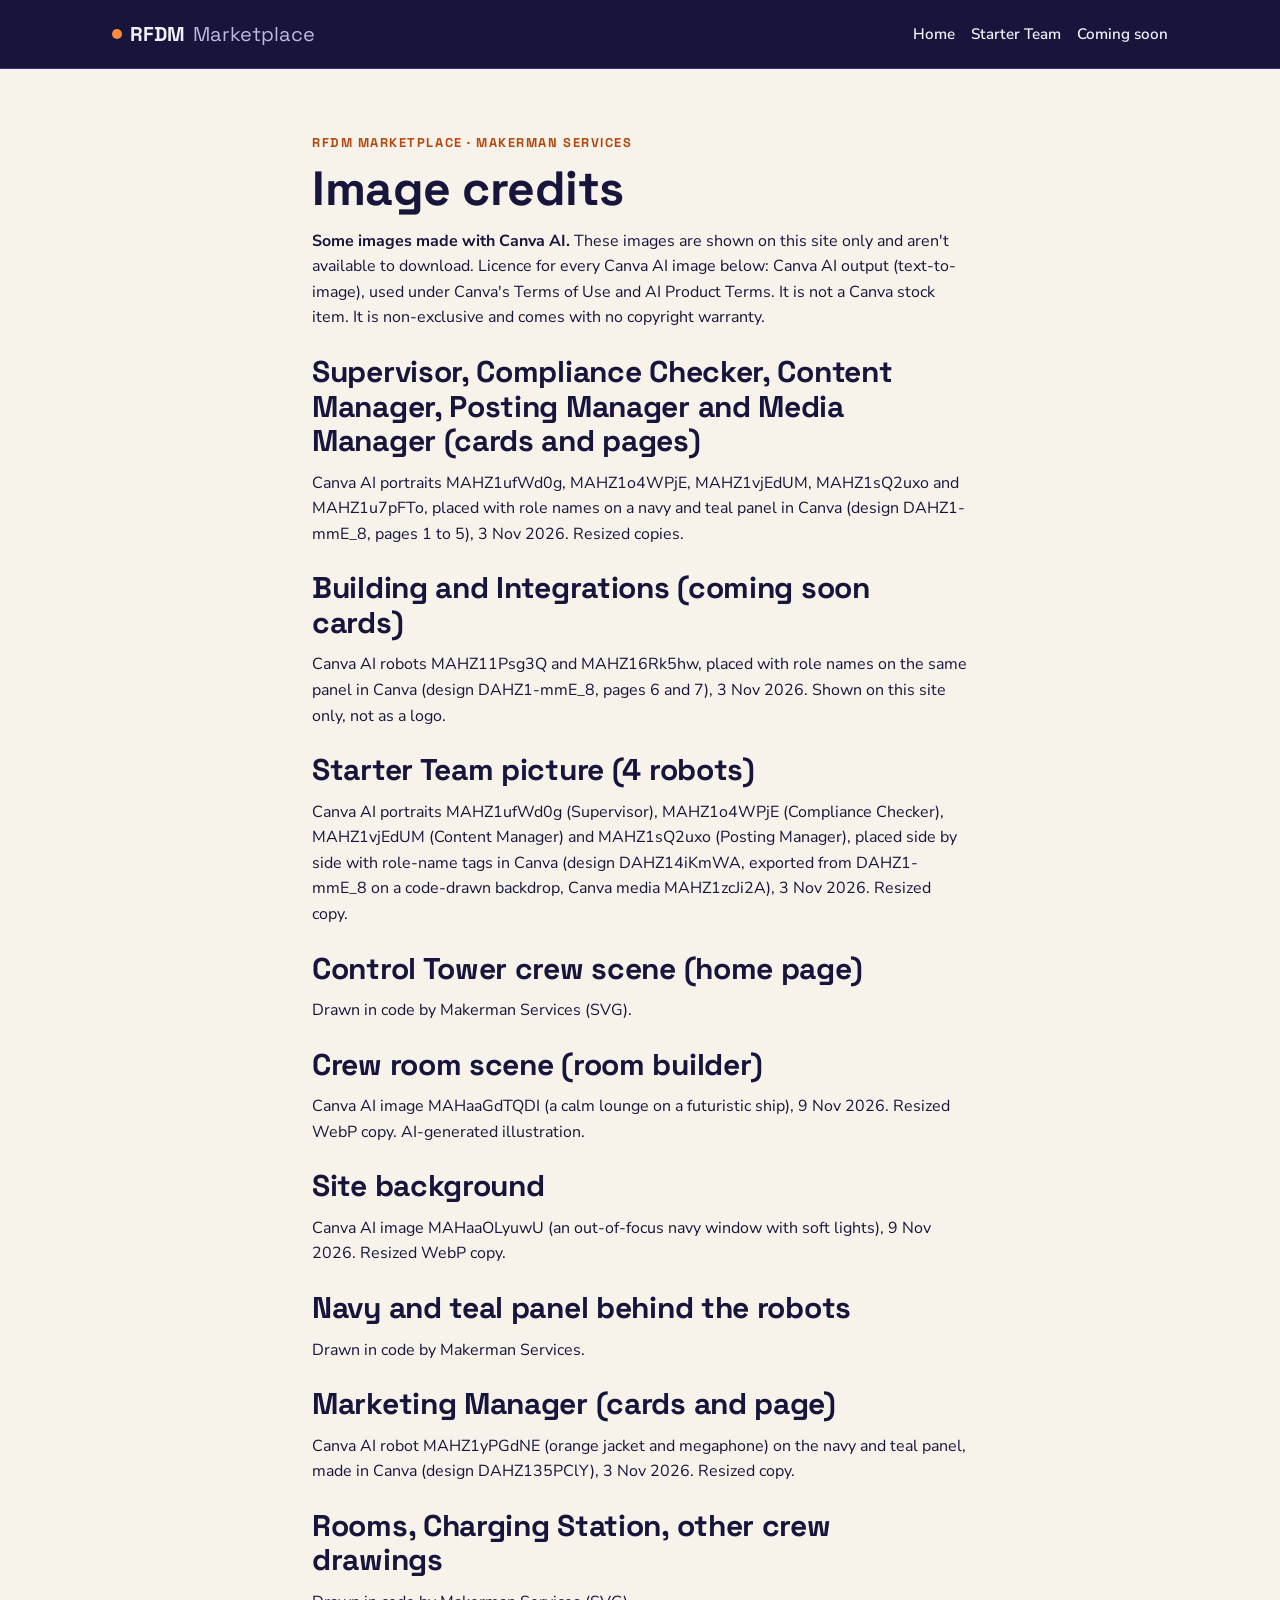
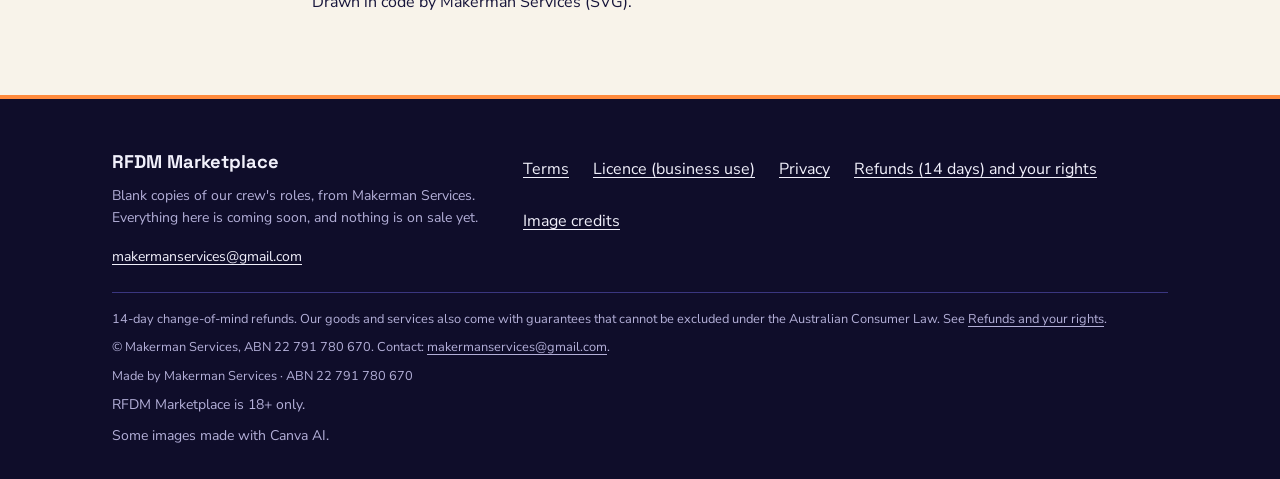
<file: image-credits.html>
<!doctype html>
<html lang="en-AU">
<head>
<meta charset="utf-8">
<meta name="viewport" content="width=device-width, initial-scale=1">
<meta name="robots" content="noindex,nofollow">
<title>Image credits | RFDM Marketplace</title>
<meta name="description" content="Sources and licences for the images on RFDM Marketplace.">
<link rel="canonical" href="https://makerman-services.github.io/rfdm-marketplace-site/image-credits">
<meta property="og:url" content="https://makerman-services.github.io/rfdm-marketplace-site/image-credits">
<link rel="preload" href="fonts/space-grotesk.woff2" as="font" type="font/woff2" crossorigin>
<link rel="stylesheet" href="style.css">
</head>
<body>
<a class="skip" href="#main">Skip to content</a>

<header class="site-header">
  <div class="wrap">
    <a class="wordmark" href="./" aria-label="RFDM Marketplace home"><span class="dot" aria-hidden="true"></span>RFDM <span class="light">Marketplace</span></a>
    <nav class="nav" aria-label="Main"><a href="./">Home</a><a href="starter-team">Starter Team</a><a href="coming-soon">Coming soon</a></nav>
  </div>
</header>
<main id="main">
<section><div class="wrap legal-page"><p class="eyebrow">RFDM Marketplace · Makerman Services</p><h1>Image credits</h1>
<p><strong>Some images made with Canva AI.</strong> These images are shown on this site only and aren't available to download. Licence for every Canva AI image below: Canva AI output (text-to-image), used under Canva's Terms of Use and AI Product Terms. It is not a Canva stock item. It is non-exclusive and comes with no copyright warranty.</p>
<h2>Supervisor, Compliance Checker, Content Manager, Posting Manager and Media Manager (cards and pages)</h2><p>Canva AI portraits MAHZ1ufWd0g, MAHZ1o4WPjE, MAHZ1vjEdUM, MAHZ1sQ2uxo and MAHZ1u7pFTo, placed with role names on a navy and teal panel in Canva (design DAHZ1-mmE_8, pages 1 to 5), 3 Nov 2026. Resized copies.</p><h2>Building and Integrations (coming soon cards)</h2><p>Canva AI robots MAHZ11Psg3Q and MAHZ16Rk5hw, placed with role names on the same panel in Canva (design DAHZ1-mmE_8, pages 6 and 7), 3 Nov 2026. Shown on this site only, not as a logo.</p><h2>Starter Team picture (4 robots)</h2><p>Canva AI portraits MAHZ1ufWd0g (Supervisor), MAHZ1o4WPjE (Compliance Checker), MAHZ1vjEdUM (Content Manager) and MAHZ1sQ2uxo (Posting Manager), placed side by side with role-name tags in Canva (design DAHZ14iKmWA, exported from DAHZ1-mmE_8 on a code-drawn backdrop, Canva media MAHZ1zcJi2A), 3 Nov 2026. Resized copy.</p><h2>Control Tower crew scene (home page)</h2><p>Drawn in code by Makerman Services (SVG).</p><h2>Crew room scene (room builder)</h2><p>Canva AI image MAHaaGdTQDI (a calm lounge on a futuristic ship), 9 Nov 2026. Resized WebP copy. AI-generated illustration.</p><h2>Site background</h2><p>Canva AI image MAHaaOLyuwU (an out-of-focus navy window with soft lights), 9 Nov 2026. Resized WebP copy.</p><h2>Navy and teal panel behind the robots</h2><p>Drawn in code by Makerman Services.</p><h2>Marketing Manager (cards and page)</h2><p>Canva AI robot MAHZ1yPGdNE (orange jacket and megaphone) on the navy and teal panel, made in Canva (design DAHZ135PClY), 3 Nov 2026. Resized copy.</p><h2>Rooms, Charging Station, other crew drawings</h2><p>Drawn in code by Makerman Services (SVG).</p></div></section>
</main>
<footer class="site-footer">
  <div class="wrap">
    <div class="footer-grid">
      <div>
        <div class="footer-brand">RFDM Marketplace</div>
        <p class="small" style="color:var(--footer-muted);margin-top:var(--s2)">Blank copies of our crew's roles, from Makerman Services. Everything here is coming soon, and nothing is on sale yet.</p>
        <p class="small" style="margin:0"><a href="mailto:makermanservices@gmail.com">makermanservices@gmail.com</a></p>
      </div>
      <nav aria-label="Legal">
        <ul class="footer-links">
          <li><a href="terms">Terms</a></li>
          <li><a href="licence">Licence (business use)</a></li>
          <li><a href="privacy">Privacy</a></li>
          <li><a href="refunds">Refunds (14 days) and your rights</a></li>
          <li><a href="image-credits">Image credits</a></li>
        </ul>
      </nav>
    </div>
    <div class="footer-fine">
      <p>14-day change-of-mind refunds. Our goods and services also come with guarantees that cannot be excluded under the Australian Consumer Law. See <a href="refunds">Refunds and your rights</a>.</p>
      <p>&copy; Makerman Services, ABN 22 791 780 670. Contact: <a href="mailto:makermanservices@gmail.com">makermanservices@gmail.com</a>.</p>
      <p class="credit">Made by Makerman Services · ABN 22 791 780 670</p>
      <p class="small age-note">RFDM Marketplace is 18+ only.</p>
      <p class="small ai-credit">Some images made with Canva AI.</p>
    </div>
  </div>
</footer>
</body>
</html>
</file>
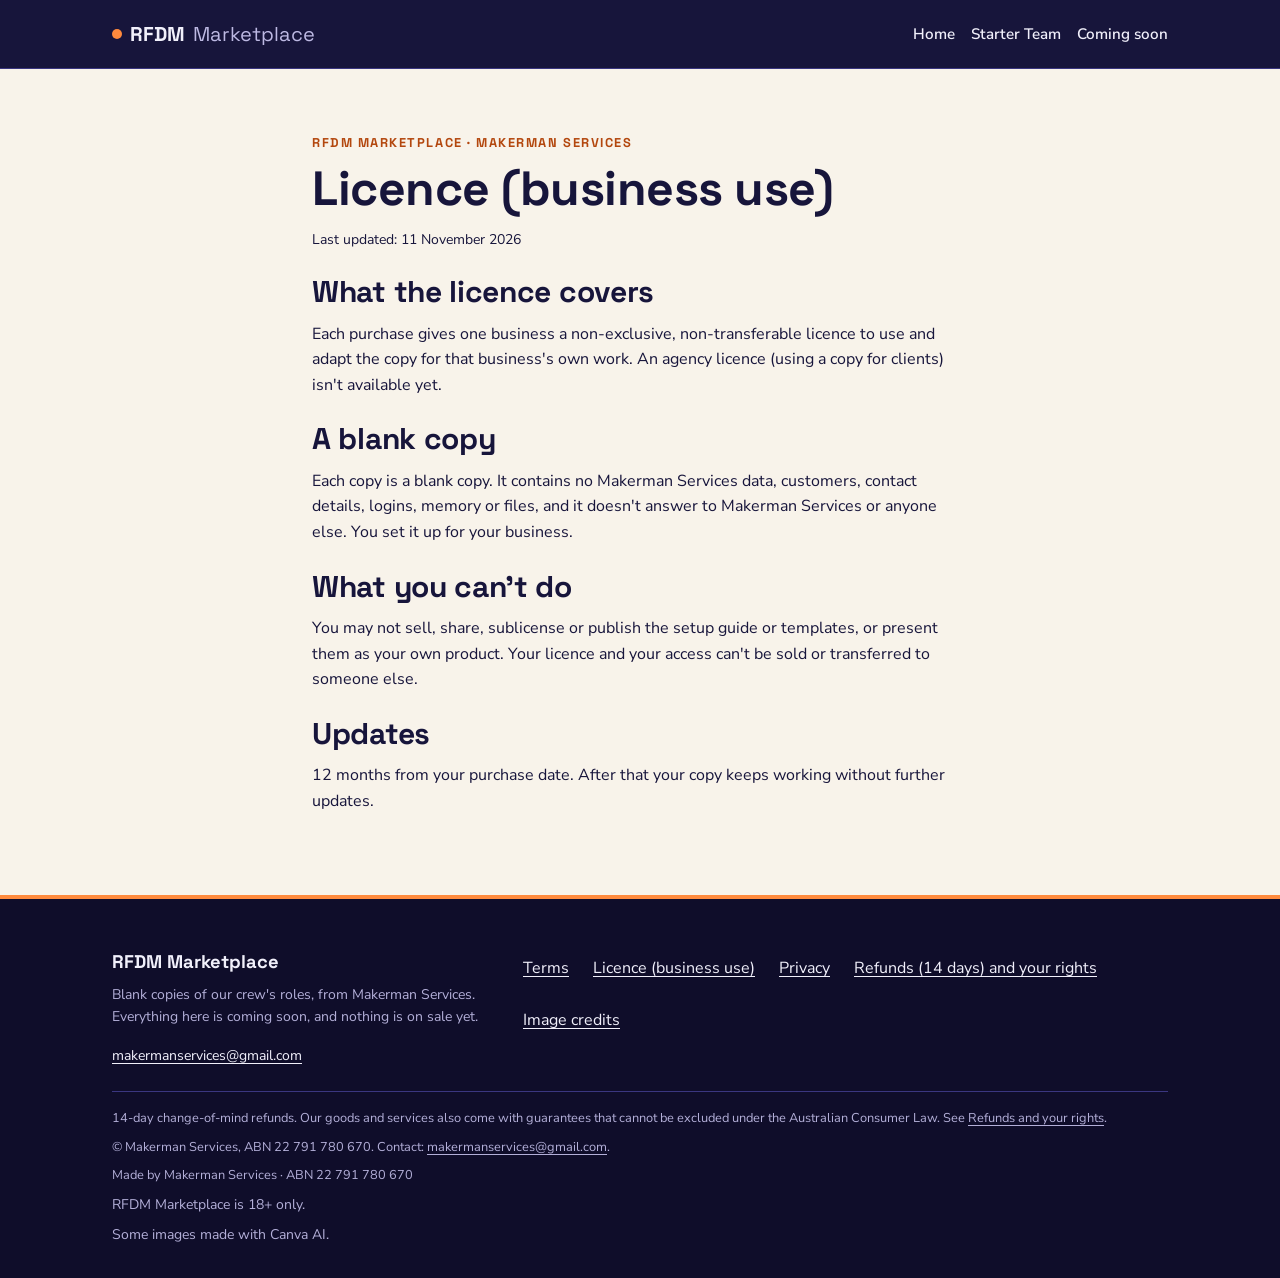
<file: licence.html>
<!doctype html>
<html lang="en-AU">
<head>
<meta charset="utf-8">
<meta name="viewport" content="width=device-width, initial-scale=1">
<meta name="robots" content="noindex,nofollow">
<title>Licence (business use) | RFDM Marketplace</title>
<meta name="description" content="Licence (business use) for RFDM Marketplace, from Makerman Services.">
<link rel="canonical" href="https://makerman-services.github.io/rfdm-marketplace-site/licence">
<meta property="og:url" content="https://makerman-services.github.io/rfdm-marketplace-site/licence">
<link rel="preload" href="fonts/space-grotesk.woff2" as="font" type="font/woff2" crossorigin>
<link rel="stylesheet" href="style.css">
</head>
<body>
<a class="skip" href="#main">Skip to content</a>

<header class="site-header">
  <div class="wrap">
    <a class="wordmark" href="./" aria-label="RFDM Marketplace home"><span class="dot" aria-hidden="true"></span>RFDM <span class="light">Marketplace</span></a>
    <nav class="nav" aria-label="Main"><a href="./">Home</a><a href="starter-team">Starter Team</a><a href="coming-soon">Coming soon</a></nav>
  </div>
</header>
<main id="main">
<section><div class="wrap legal-page"><p class="eyebrow">RFDM Marketplace · Makerman Services</p><h1>Licence (business use)</h1>
<p class="small">Last updated: 11 November 2026</p>
<h2>What the licence covers</h2><p>Each purchase gives one business a non-exclusive, non-transferable licence to use and adapt the copy for that business's own work. An agency licence (using a copy for clients) isn't available yet.</p><h2>A blank copy</h2><p>Each copy is a blank copy. It contains no Makerman Services data, customers, contact details, logins, memory or files, and it doesn't answer to Makerman Services or anyone else. You set it up for your business.</p><h2>What you can't do</h2><p>You may not sell, share, sublicense or publish the setup guide or templates, or present them as your own product. Your licence and your access can't be sold or transferred to someone else.</p><h2>Updates</h2><p>12 months from your purchase date. After that your copy keeps working without further updates.</p></div></section>
</main>
<footer class="site-footer">
  <div class="wrap">
    <div class="footer-grid">
      <div>
        <div class="footer-brand">RFDM Marketplace</div>
        <p class="small" style="color:var(--footer-muted);margin-top:var(--s2)">Blank copies of our crew's roles, from Makerman Services. Everything here is coming soon, and nothing is on sale yet.</p>
        <p class="small" style="margin:0"><a href="mailto:makermanservices@gmail.com">makermanservices@gmail.com</a></p>
      </div>
      <nav aria-label="Legal">
        <ul class="footer-links">
          <li><a href="terms">Terms</a></li>
          <li><a href="licence">Licence (business use)</a></li>
          <li><a href="privacy">Privacy</a></li>
          <li><a href="refunds">Refunds (14 days) and your rights</a></li>
          <li><a href="image-credits">Image credits</a></li>
        </ul>
      </nav>
    </div>
    <div class="footer-fine">
      <p>14-day change-of-mind refunds. Our goods and services also come with guarantees that cannot be excluded under the Australian Consumer Law. See <a href="refunds">Refunds and your rights</a>.</p>
      <p>&copy; Makerman Services, ABN 22 791 780 670. Contact: <a href="mailto:makermanservices@gmail.com">makermanservices@gmail.com</a>.</p>
      <p class="credit">Made by Makerman Services · ABN 22 791 780 670</p>
      <p class="small age-note">RFDM Marketplace is 18+ only.</p>
      <p class="small ai-credit">Some images made with Canva AI.</p>
    </div>
  </div>
</footer>
</body>
</html>
</file>
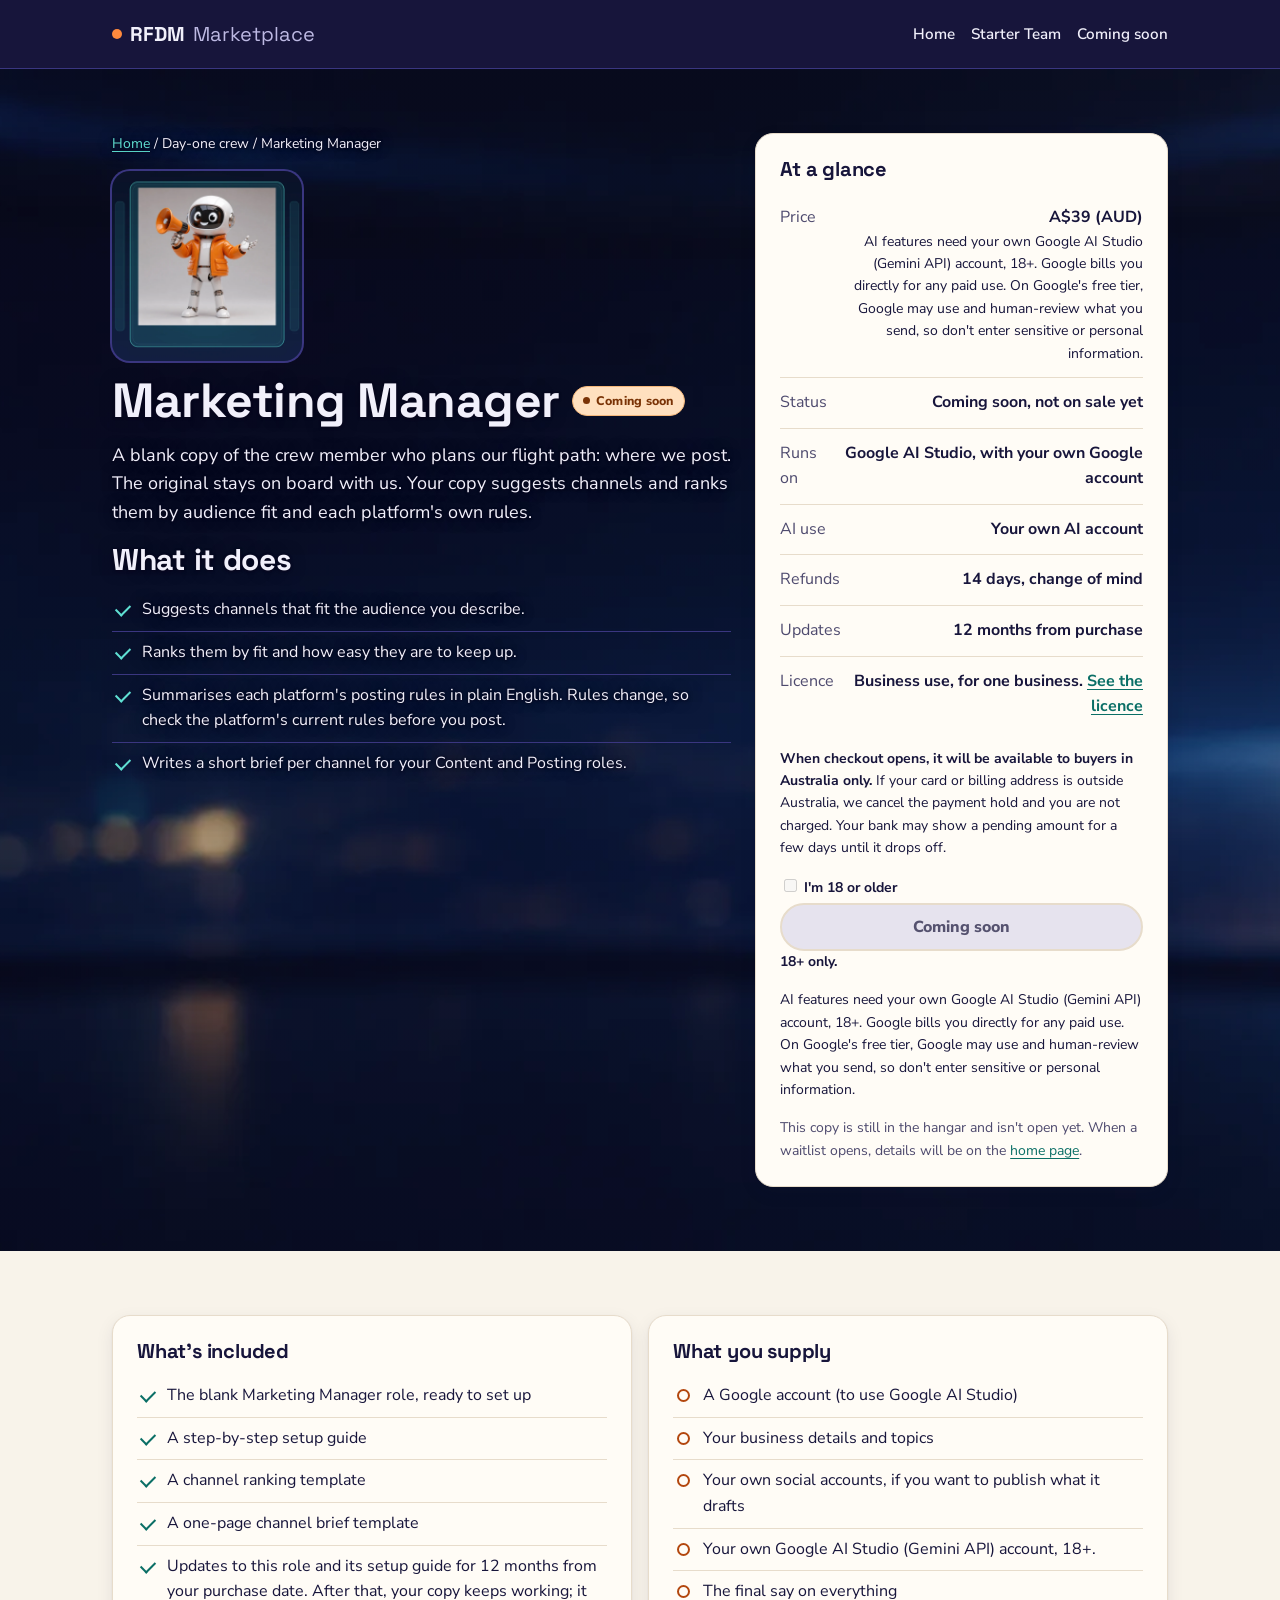
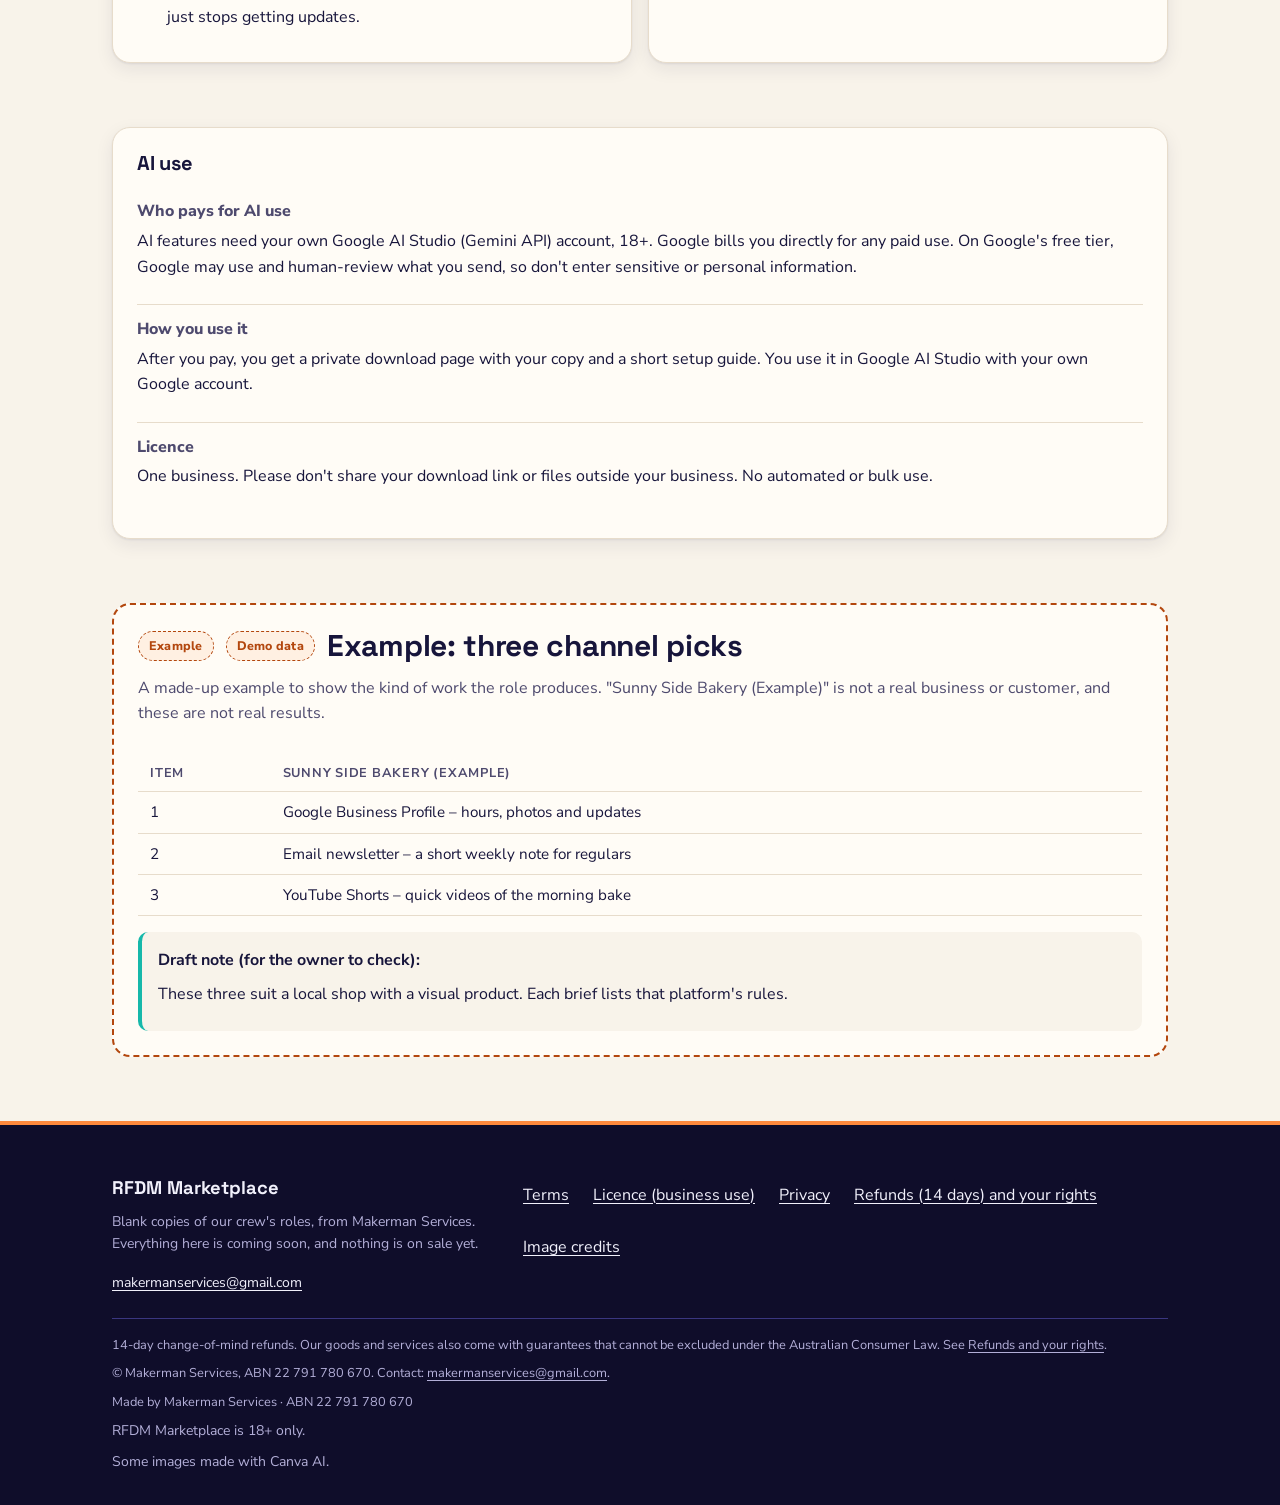
<file: marketing-manager.html>
<!doctype html>
<html lang="en-AU">
<head>
<meta charset="utf-8">
<meta name="viewport" content="width=device-width, initial-scale=1">
<meta name="robots" content="noindex,nofollow">
<title>Marketing Manager | RFDM Marketplace</title>
<meta name="description" content="Marketing Manager agent copy. Coming soon.">
<link rel="canonical" href="https://makerman-services.github.io/rfdm-marketplace-site/marketing-manager">
<meta property="og:url" content="https://makerman-services.github.io/rfdm-marketplace-site/marketing-manager">
<link rel="preload" href="fonts/space-grotesk.woff2" as="font" type="font/woff2" crossorigin>
<link rel="stylesheet" href="style.css">
</head>
<body>
<a class="skip" href="#main">Skip to content</a>

<header class="site-header">
  <div class="wrap">
    <a class="wordmark" href="./" aria-label="RFDM Marketplace home"><span class="dot" aria-hidden="true"></span>RFDM <span class="light">Marketplace</span></a>
    <nav class="nav" aria-label="Main"><a href="./">Home</a><a href="starter-team">Starter Team</a><a href="coming-soon">Coming soon</a></nav>
  </div>
</header>
<main id="main">

<section class="space" aria-labelledby="agent-h">
  <div class="wrap agent-hero">
    <div>
      <p class="small"><a href="./">Home</a> / Day-one crew / Marketing Manager</p>
      <div class="agent-title"><img class="bot bot-canva" src="img/canva/marketing-card.webp" alt="A glossy white robot in a bright orange jacket, holding an orange megaphone, on a navy and teal panel." width="800" height="800" decoding="async"><h1 id="agent-h">Marketing Manager</h1><span class="badge badge-soon">Coming soon</span></div>
      
      <p class="lede" style="font-size:1.125rem">A blank copy of the crew member who plans our flight path: where we post. The original stays on board with us. Your copy suggests channels and ranks them by audience fit and each platform's own rules.</p>
      
      <h2>What it does</h2>
      <ul class="check"><li>Suggests channels that fit the audience you describe.</li><li>Ranks them by fit and how easy they are to keep up.</li><li>Summarises each platform's posting rules in plain English. Rules change, so check the platform's current rules before you post.</li><li>Writes a short brief per channel for your Content and Posting roles.</li></ul>
    </div>
    <aside class="panel" aria-labelledby="box-h">
      <h2 id="box-h">At a glance</h2>
      <dl style="margin:0 0 var(--s4)">
        <div class="meta"><dt>Price</dt><dd>A$39 (AUD)<span class="small ai-line" data-ai-line style="display:block;font-weight:400">AI features need your own Google AI Studio (Gemini API) account, 18+. Google bills you directly for any paid use. On Google's free tier, Google may use and human-review what you send, so don't enter sensitive or personal information.</span></dd></div>
        <div class="meta"><dt>Status</dt><dd>Coming soon, not on sale yet</dd></div>
        <div class="meta"><dt>Runs on</dt><dd>Google AI Studio, with your own Google account</dd></div>
        <div class="meta"><dt>AI use</dt><dd>Your own AI account</dd></div>
        <div class="meta"><dt>Refunds</dt><dd>14 days, change of mind</dd></div>
        <div class="meta"><dt>Updates</dt><dd>12 months from purchase</dd></div>
        <div class="meta"><dt>Licence</dt><dd>Business use, for one business. <a href="licence">See the licence</a></dd></div>
      </dl>
      <p class="small au-line"><strong>When checkout opens, it will be available to buyers in Australia only.</strong> If your card or billing address is outside Australia, we cancel the payment hold and you are not charged. Your bank may show a pending amount for a few days until it drops off.</p><label class="small age-tick"><input type="checkbox" name="age18" disabled> I'm 18 or older</label>
      <button class="btn btn-block" type="button" disabled aria-disabled="true">Coming soon</button>
      <p class="small age-note"><strong>18+ only.</strong></p>
      <p class="small ai-line" data-ai-line>AI features need your own Google AI Studio (Gemini API) account, 18+. Google bills you directly for any paid use. On Google's free tier, Google may use and human-review what you send, so don't enter sensitive or personal information.</p>
      <p class="action-note">This copy is still in the hangar and isn't open yet. When a waitlist opens, details will be on the <a href="./#waitlist">home page</a>.</p>
    </aside>
  </div>
</section>
<section aria-labelledby="inc-h">
  <div class="wrap two-col">
    <div class="panel">
      <h2 id="inc-h">What's included</h2>
      <ul class="check"><li>The blank Marketing Manager role, ready to set up</li><li>A step-by-step setup guide</li><li>A channel ranking template</li><li>A one-page channel brief template</li><li>Updates to this role and its setup guide for 12 months from your purchase date. After that, your copy keeps working; it just stops getting updates.</li></ul>
    </div>
    <div class="panel">
      <h2>What you supply</h2>
      <ul class="check supply"><li>A Google account (to use Google AI Studio)</li><li>Your business details and topics</li><li>Your own social accounts, if you want to publish what it drafts</li><li>Your own Google AI Studio (Gemini API) account, 18+.</li><li>The final say on everything</li></ul>
    </div>
  </div>
</section>
<section aria-labelledby="ai-h" style="padding-top:0">
  <div class="wrap"><div class="panel ai-use"><h2>AI use</h2><dl style="margin:0"><div class="meta"><dt>Who pays for AI use</dt><dd>AI features need your own Google AI Studio (Gemini API) account, 18+. Google bills you directly for any paid use. On Google's free tier, Google may use and human-review what you send, so don't enter sensitive or personal information.</dd></div><div class="meta"><dt>How you use it</dt><dd>After you pay, you get a private download page with your copy and a short setup guide. You use it in Google AI Studio with your own Google account.</dd></div><div class="meta"><dt>Licence</dt><dd>One business. Please don't share your download link or files outside your business. No automated or bulk use.</dd></div></dl></div></div>
</section>
<section aria-labelledby="ex-h" style="padding-top:0">
  <div class="wrap">
    <div class="example">
      <div class="example-head"><span class="badge badge-example">Example</span><span class="badge badge-example">Demo data</span><h2 id="ex-h">Example: three channel picks</h2></div>
      <p class="muted">A made-up example to show the kind of work the role produces. "Sunny Side Bakery (Example)" is not a real business or customer, and these are not real results.</p>
      <div style="overflow-x:auto">
      <table class="plan"><caption class="visually-hidden">Example</caption>
        <thead><tr><th scope="col">Item</th><th scope="col">Sunny Side Bakery (Example)</th></tr></thead>
        <tbody><tr><td>1</td><td>Google Business Profile – hours, photos and updates</td></tr><tr><td>2</td><td>Email newsletter – a short weekly note for regulars</td></tr><tr><td>3</td><td>YouTube Shorts – quick videos of the morning bake</td></tr></tbody></table>
      </div>
      <figure class="draft"><p><strong>Draft note (for the owner to check):</strong></p><p>These three suit a local shop with a visual product. Each brief lists that platform's rules.</p></figure>
    </div>
  </div>
</section>

</main>
<footer class="site-footer">
  <div class="wrap">
    <div class="footer-grid">
      <div>
        <div class="footer-brand">RFDM Marketplace</div>
        <p class="small" style="color:var(--footer-muted);margin-top:var(--s2)">Blank copies of our crew's roles, from Makerman Services. Everything here is coming soon, and nothing is on sale yet.</p>
        <p class="small" style="margin:0"><a href="mailto:makermanservices@gmail.com">makermanservices@gmail.com</a></p>
      </div>
      <nav aria-label="Legal">
        <ul class="footer-links">
          <li><a href="terms">Terms</a></li>
          <li><a href="licence">Licence (business use)</a></li>
          <li><a href="privacy">Privacy</a></li>
          <li><a href="refunds">Refunds (14 days) and your rights</a></li>
          <li><a href="image-credits">Image credits</a></li>
        </ul>
      </nav>
    </div>
    <div class="footer-fine">
      <p>14-day change-of-mind refunds. Our goods and services also come with guarantees that cannot be excluded under the Australian Consumer Law. See <a href="refunds">Refunds and your rights</a>.</p>
      <p>&copy; Makerman Services, ABN 22 791 780 670. Contact: <a href="mailto:makermanservices@gmail.com">makermanservices@gmail.com</a>.</p>
      <p class="credit">Made by Makerman Services · ABN 22 791 780 670</p>
      <p class="small age-note">RFDM Marketplace is 18+ only.</p>
      <p class="small ai-credit">Some images made with Canva AI.</p>
    </div>
  </div>
</footer>
</body>
</html>
</file>
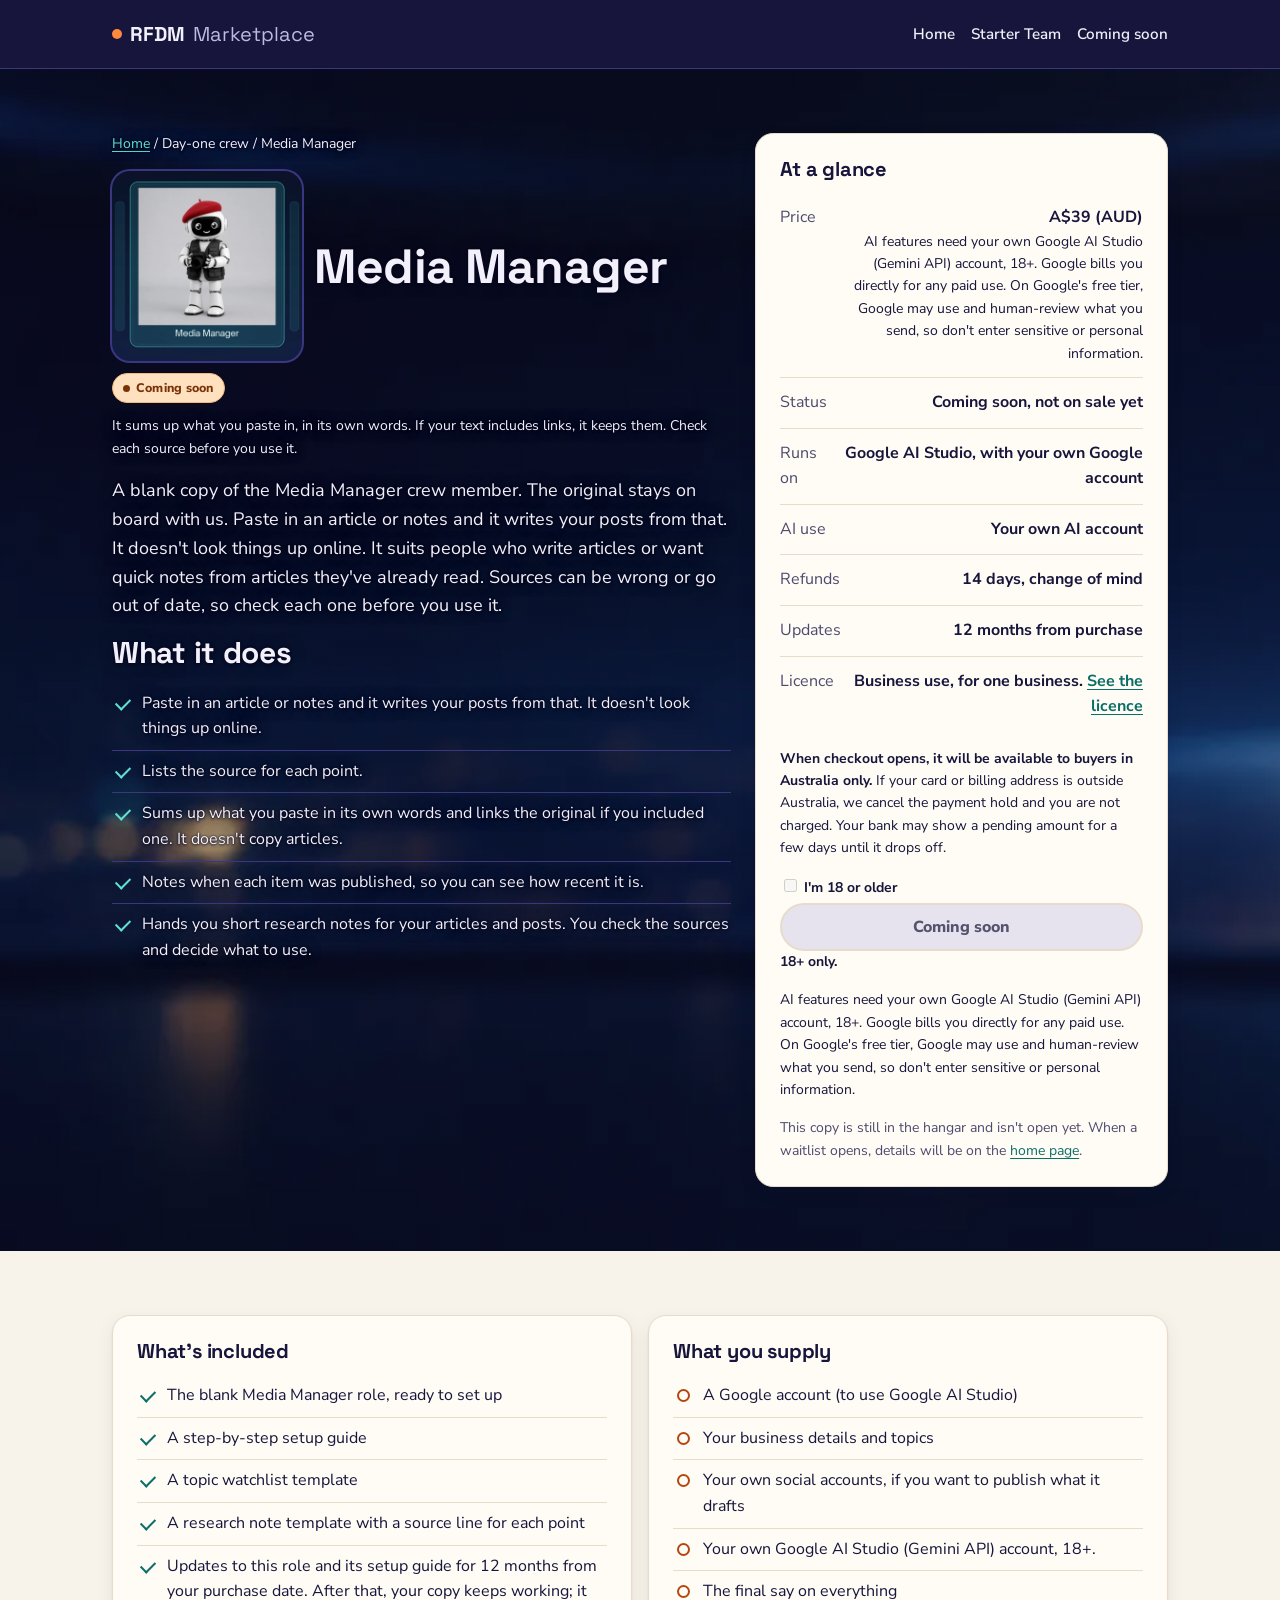
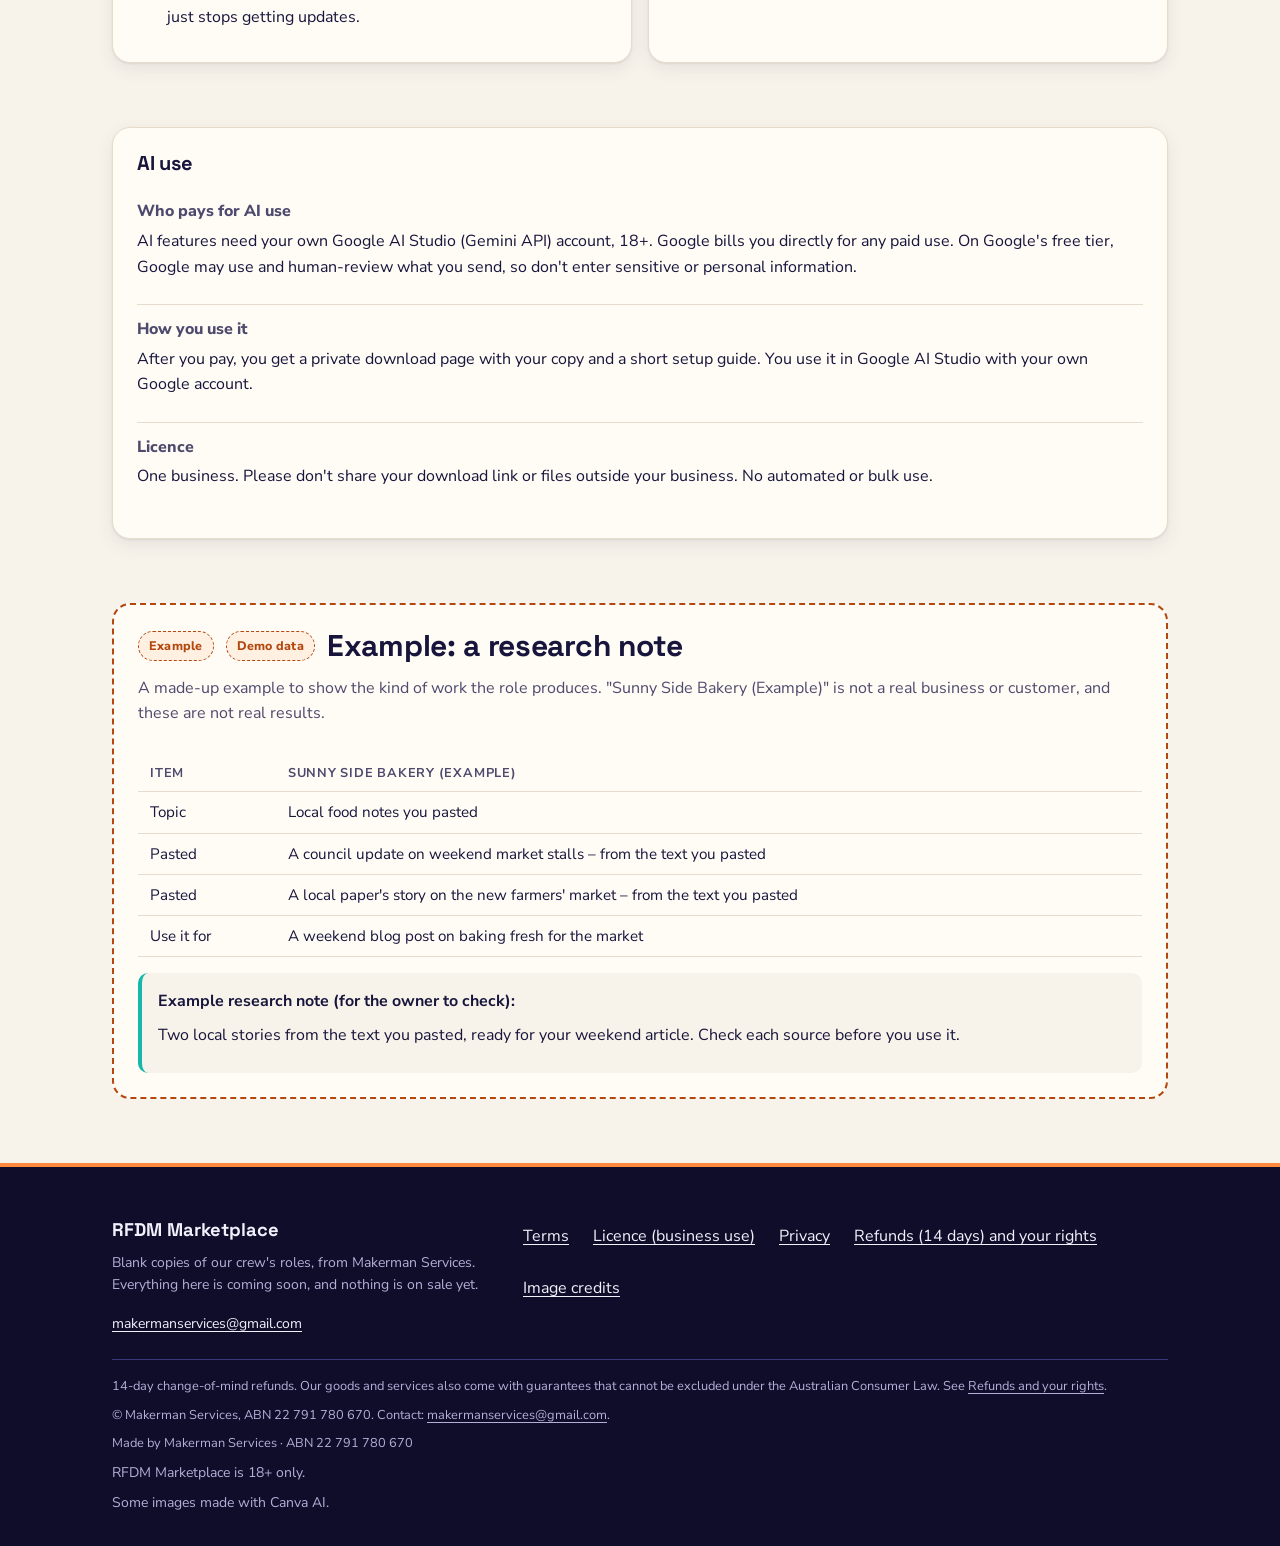
<file: media-manager.html>
<!doctype html>
<html lang="en-AU">
<head>
<meta charset="utf-8">
<meta name="viewport" content="width=device-width, initial-scale=1">
<meta name="robots" content="noindex,nofollow">
<title>Media Manager | RFDM Marketplace</title>
<meta name="description" content="Media Manager agent copy. Coming soon.">
<link rel="canonical" href="https://makerman-services.github.io/rfdm-marketplace-site/media-manager">
<meta property="og:url" content="https://makerman-services.github.io/rfdm-marketplace-site/media-manager">
<link rel="preload" href="fonts/space-grotesk.woff2" as="font" type="font/woff2" crossorigin>
<link rel="stylesheet" href="style.css">
</head>
<body>
<a class="skip" href="#main">Skip to content</a>

<header class="site-header">
  <div class="wrap">
    <a class="wordmark" href="./" aria-label="RFDM Marketplace home"><span class="dot" aria-hidden="true"></span>RFDM <span class="light">Marketplace</span></a>
    <nav class="nav" aria-label="Main"><a href="./">Home</a><a href="starter-team">Starter Team</a><a href="coming-soon">Coming soon</a></nav>
  </div>
</header>
<main id="main">

<section class="space" aria-labelledby="agent-h">
  <div class="wrap agent-hero">
    <div>
      <p class="small"><a href="./">Home</a> / Day-one crew / Media Manager</p>
      <div class="agent-title"><img class="bot bot-canva" src="img/canva/media-card.webp" alt="A glossy white robot in a red beret and charcoal photographer vest, holding a camera, on a navy and teal panel labelled Media Manager." width="800" height="800" decoding="async"><h1 id="agent-h">Media Manager</h1><span class="badge badge-soon">Coming soon</span></div>
      <p class="small ph-note">It sums up what you paste in, in its own words. If your text includes links, it keeps them. Check each source before you use it.</p>
      <p class="lede" style="font-size:1.125rem">A blank copy of the Media Manager crew member. The original stays on board with us. Paste in an article or notes and it writes your posts from that. It doesn't look things up online. It suits people who write articles or want quick notes from articles they've already read. Sources can be wrong or go out of date, so check each one before you use it.</p>
      
      <h2>What it does</h2>
      <ul class="check"><li>Paste in an article or notes and it writes your posts from that. It doesn't look things up online.</li><li>Lists the source for each point.</li><li>Sums up what you paste in its own words and links the original if you included one. It doesn't copy articles.</li><li>Notes when each item was published, so you can see how recent it is.</li><li>Hands you short research notes for your articles and posts. You check the sources and decide what to use.</li></ul>
    </div>
    <aside class="panel" aria-labelledby="box-h">
      <h2 id="box-h">At a glance</h2>
      <dl style="margin:0 0 var(--s4)">
        <div class="meta"><dt>Price</dt><dd>A$39 (AUD)<span class="small ai-line" data-ai-line style="display:block;font-weight:400">AI features need your own Google AI Studio (Gemini API) account, 18+. Google bills you directly for any paid use. On Google's free tier, Google may use and human-review what you send, so don't enter sensitive or personal information.</span></dd></div>
        <div class="meta"><dt>Status</dt><dd>Coming soon, not on sale yet</dd></div>
        <div class="meta"><dt>Runs on</dt><dd>Google AI Studio, with your own Google account</dd></div>
        <div class="meta"><dt>AI use</dt><dd>Your own AI account</dd></div>
        <div class="meta"><dt>Refunds</dt><dd>14 days, change of mind</dd></div>
        <div class="meta"><dt>Updates</dt><dd>12 months from purchase</dd></div>
        <div class="meta"><dt>Licence</dt><dd>Business use, for one business. <a href="licence">See the licence</a></dd></div>
      </dl>
      <p class="small au-line"><strong>When checkout opens, it will be available to buyers in Australia only.</strong> If your card or billing address is outside Australia, we cancel the payment hold and you are not charged. Your bank may show a pending amount for a few days until it drops off.</p><label class="small age-tick"><input type="checkbox" name="age18" disabled> I'm 18 or older</label>
      <button class="btn btn-block" type="button" disabled aria-disabled="true">Coming soon</button>
      <p class="small age-note"><strong>18+ only.</strong></p>
      <p class="small ai-line" data-ai-line>AI features need your own Google AI Studio (Gemini API) account, 18+. Google bills you directly for any paid use. On Google's free tier, Google may use and human-review what you send, so don't enter sensitive or personal information.</p>
      <p class="action-note">This copy is still in the hangar and isn't open yet. When a waitlist opens, details will be on the <a href="./#waitlist">home page</a>.</p>
    </aside>
  </div>
</section>
<section aria-labelledby="inc-h">
  <div class="wrap two-col">
    <div class="panel">
      <h2 id="inc-h">What's included</h2>
      <ul class="check"><li>The blank Media Manager role, ready to set up</li><li>A step-by-step setup guide</li><li>A topic watchlist template</li><li>A research note template with a source line for each point</li><li>Updates to this role and its setup guide for 12 months from your purchase date. After that, your copy keeps working; it just stops getting updates.</li></ul>
    </div>
    <div class="panel">
      <h2>What you supply</h2>
      <ul class="check supply"><li>A Google account (to use Google AI Studio)</li><li>Your business details and topics</li><li>Your own social accounts, if you want to publish what it drafts</li><li>Your own Google AI Studio (Gemini API) account, 18+.</li><li>The final say on everything</li></ul>
    </div>
  </div>
</section>
<section aria-labelledby="ai-h" style="padding-top:0">
  <div class="wrap"><div class="panel ai-use"><h2>AI use</h2><dl style="margin:0"><div class="meta"><dt>Who pays for AI use</dt><dd>AI features need your own Google AI Studio (Gemini API) account, 18+. Google bills you directly for any paid use. On Google's free tier, Google may use and human-review what you send, so don't enter sensitive or personal information.</dd></div><div class="meta"><dt>How you use it</dt><dd>After you pay, you get a private download page with your copy and a short setup guide. You use it in Google AI Studio with your own Google account.</dd></div><div class="meta"><dt>Licence</dt><dd>One business. Please don't share your download link or files outside your business. No automated or bulk use.</dd></div></dl></div></div>
</section>
<section aria-labelledby="ex-h" style="padding-top:0">
  <div class="wrap">
    <div class="example">
      <div class="example-head"><span class="badge badge-example">Example</span><span class="badge badge-example">Demo data</span><h2 id="ex-h">Example: a research note</h2></div>
      <p class="muted">A made-up example to show the kind of work the role produces. "Sunny Side Bakery (Example)" is not a real business or customer, and these are not real results.</p>
      <div style="overflow-x:auto">
      <table class="plan"><caption class="visually-hidden">Example</caption>
        <thead><tr><th scope="col">Item</th><th scope="col">Sunny Side Bakery (Example)</th></tr></thead>
        <tbody><tr><td>Topic</td><td>Local food notes you pasted</td></tr><tr><td>Pasted</td><td>A council update on weekend market stalls – from the text you pasted</td></tr><tr><td>Pasted</td><td>A local paper's story on the new farmers' market – from the text you pasted</td></tr><tr><td>Use it for</td><td>A weekend blog post on baking fresh for the market</td></tr></tbody></table>
      </div>
      <figure class="draft"><p><strong>Example research note (for the owner to check):</strong></p><p>Two local stories from the text you pasted, ready for your weekend article. Check each source before you use it.</p></figure>
    </div>
  </div>
</section>

</main>
<footer class="site-footer">
  <div class="wrap">
    <div class="footer-grid">
      <div>
        <div class="footer-brand">RFDM Marketplace</div>
        <p class="small" style="color:var(--footer-muted);margin-top:var(--s2)">Blank copies of our crew's roles, from Makerman Services. Everything here is coming soon, and nothing is on sale yet.</p>
        <p class="small" style="margin:0"><a href="mailto:makermanservices@gmail.com">makermanservices@gmail.com</a></p>
      </div>
      <nav aria-label="Legal">
        <ul class="footer-links">
          <li><a href="terms">Terms</a></li>
          <li><a href="licence">Licence (business use)</a></li>
          <li><a href="privacy">Privacy</a></li>
          <li><a href="refunds">Refunds (14 days) and your rights</a></li>
          <li><a href="image-credits">Image credits</a></li>
        </ul>
      </nav>
    </div>
    <div class="footer-fine">
      <p>14-day change-of-mind refunds. Our goods and services also come with guarantees that cannot be excluded under the Australian Consumer Law. See <a href="refunds">Refunds and your rights</a>.</p>
      <p>&copy; Makerman Services, ABN 22 791 780 670. Contact: <a href="mailto:makermanservices@gmail.com">makermanservices@gmail.com</a>.</p>
      <p class="credit">Made by Makerman Services · ABN 22 791 780 670</p>
      <p class="small age-note">RFDM Marketplace is 18+ only.</p>
      <p class="small ai-credit">Some images made with Canva AI.</p>
    </div>
  </div>
</footer>
</body>
</html>
</file>
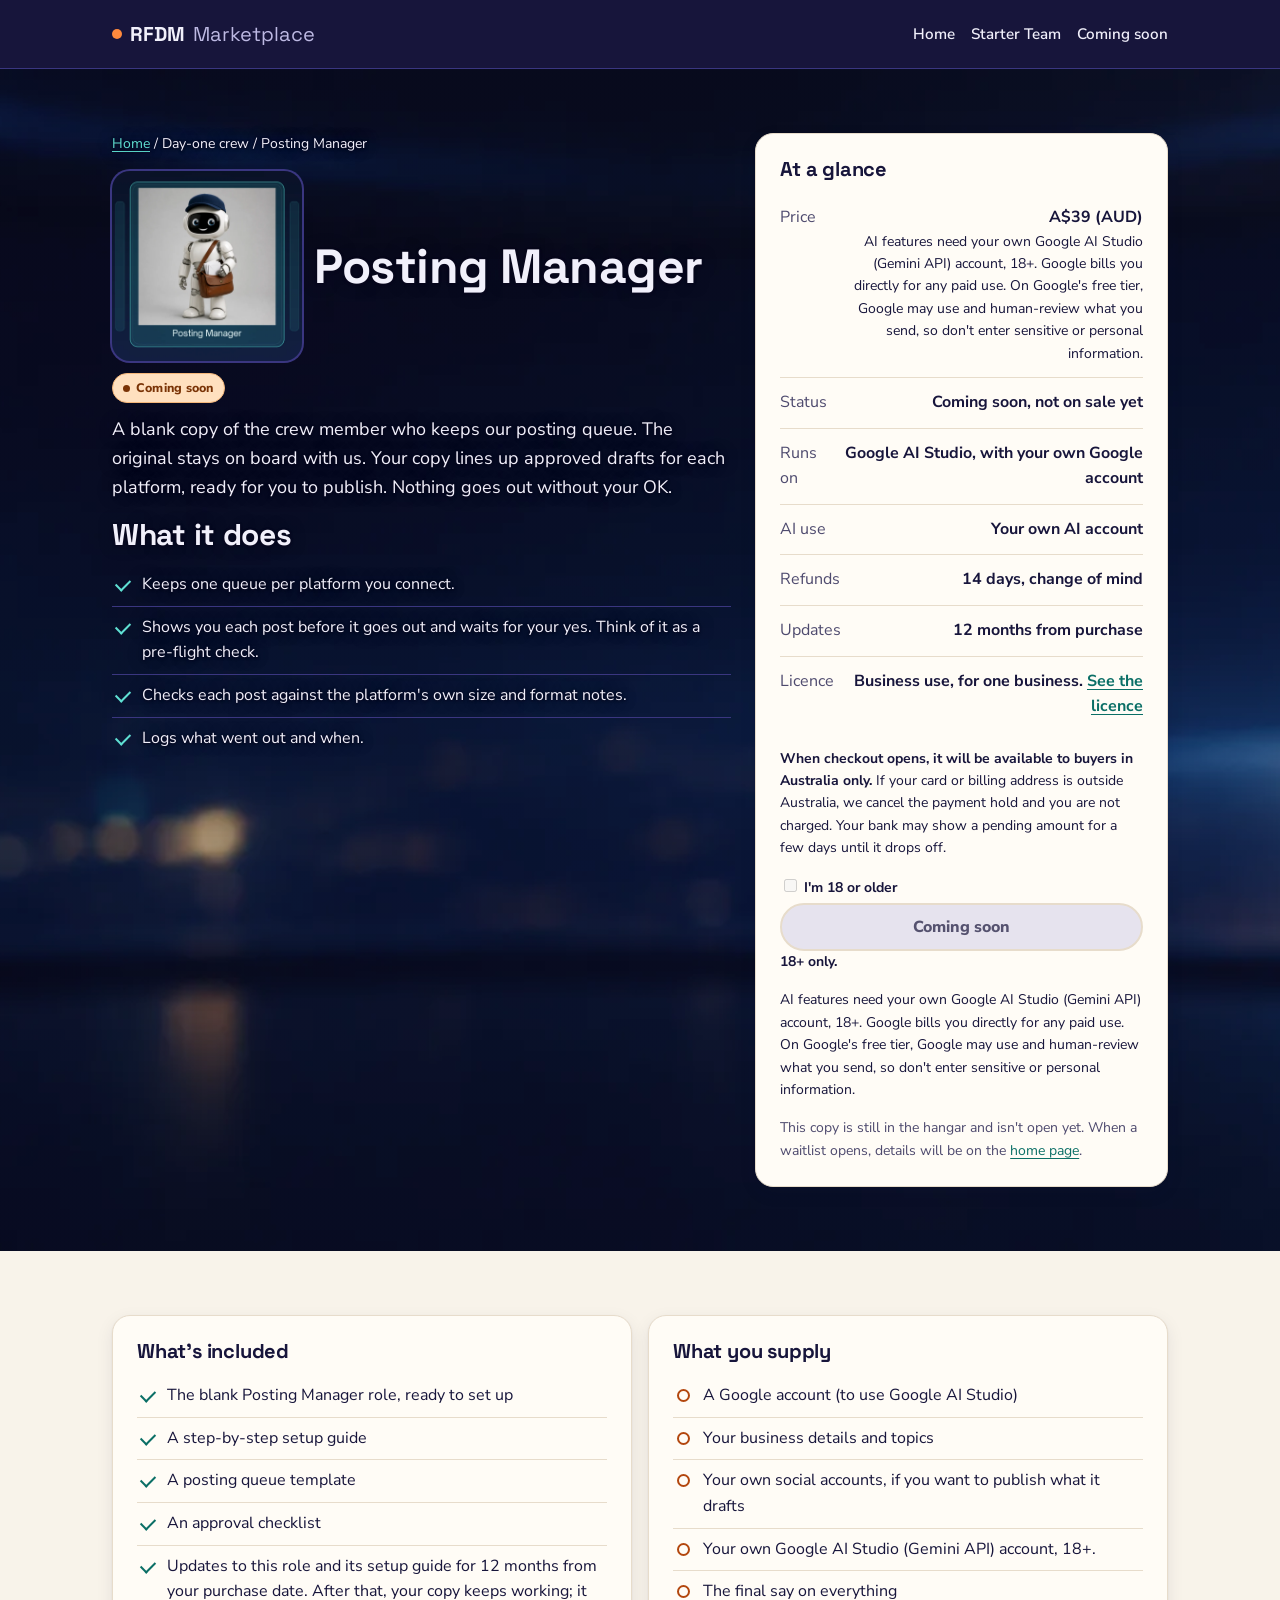
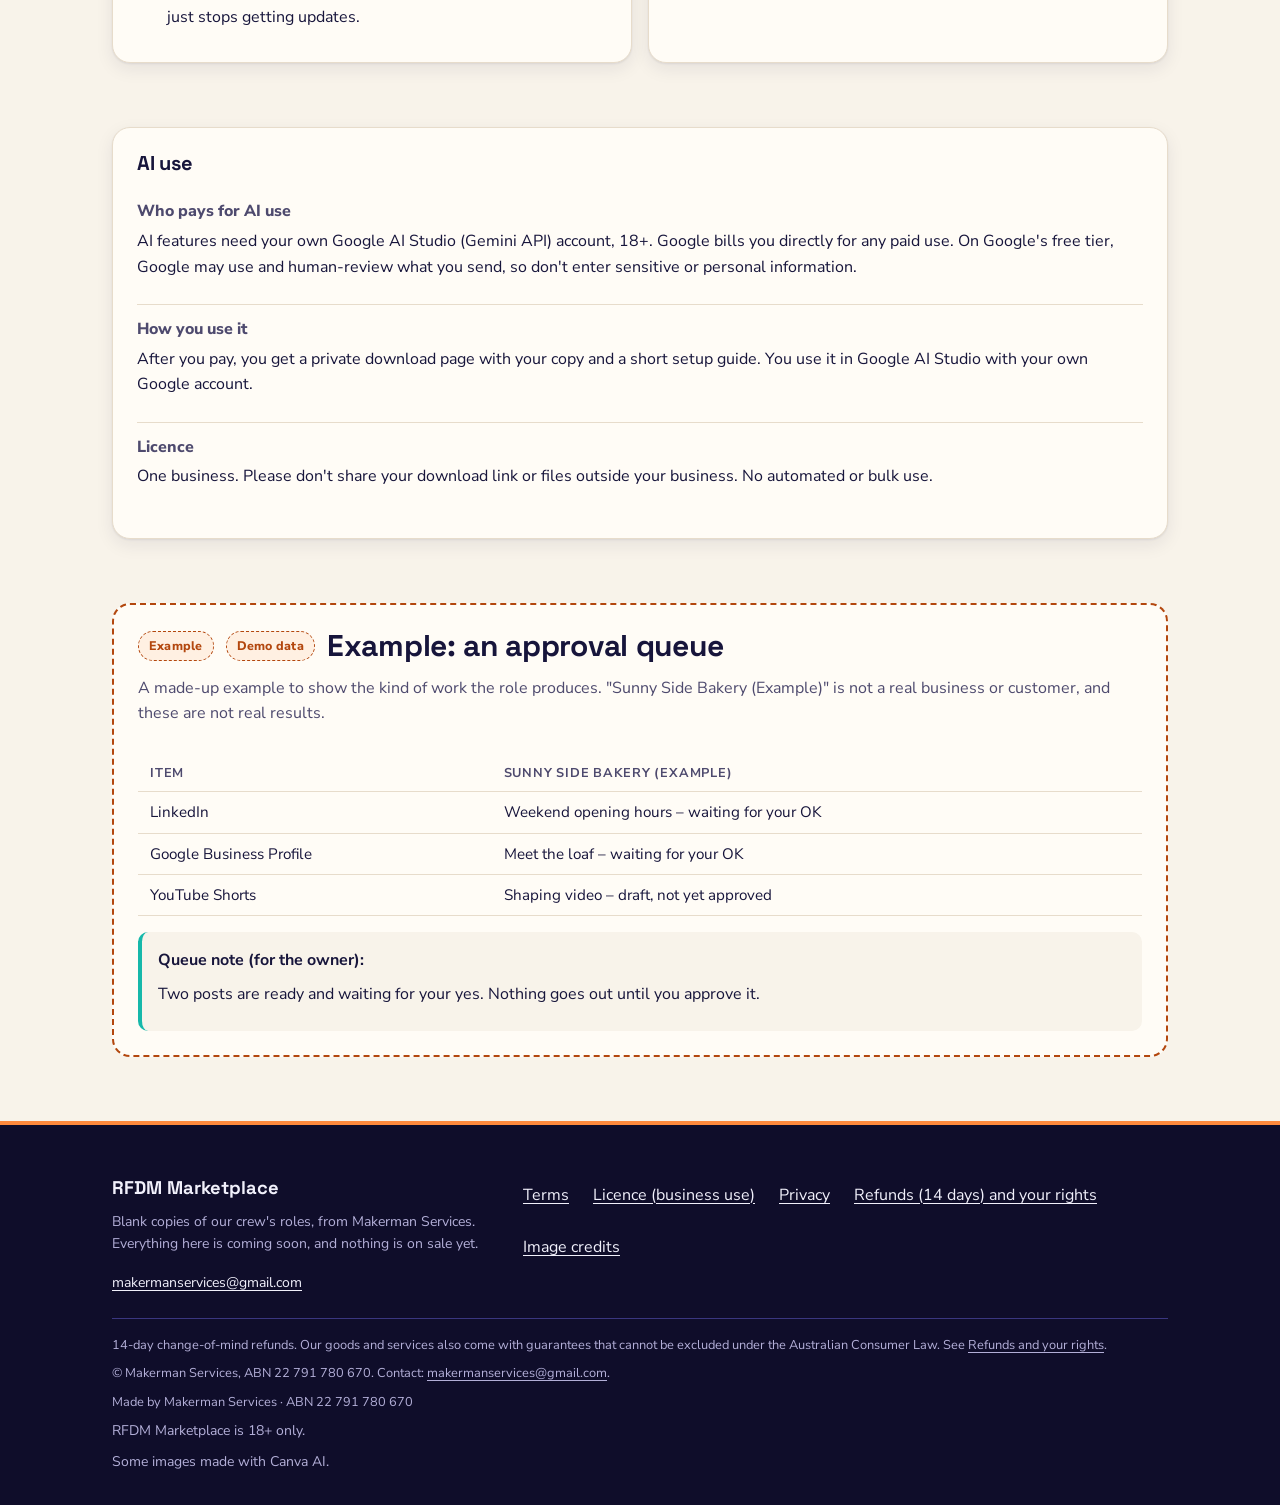
<file: posting-manager.html>
<!doctype html>
<html lang="en-AU">
<head>
<meta charset="utf-8">
<meta name="viewport" content="width=device-width, initial-scale=1">
<meta name="robots" content="noindex,nofollow">
<title>Posting Manager | RFDM Marketplace</title>
<meta name="description" content="Posting Manager agent copy. Coming soon.">
<link rel="canonical" href="https://makerman-services.github.io/rfdm-marketplace-site/posting-manager">
<meta property="og:url" content="https://makerman-services.github.io/rfdm-marketplace-site/posting-manager">
<link rel="preload" href="fonts/space-grotesk.woff2" as="font" type="font/woff2" crossorigin>
<link rel="stylesheet" href="style.css">
</head>
<body>
<a class="skip" href="#main">Skip to content</a>

<header class="site-header">
  <div class="wrap">
    <a class="wordmark" href="./" aria-label="RFDM Marketplace home"><span class="dot" aria-hidden="true"></span>RFDM <span class="light">Marketplace</span></a>
    <nav class="nav" aria-label="Main"><a href="./">Home</a><a href="starter-team">Starter Team</a><a href="coming-soon">Coming soon</a></nav>
  </div>
</header>
<main id="main">

<section class="space" aria-labelledby="agent-h">
  <div class="wrap agent-hero">
    <div>
      <p class="small"><a href="./">Home</a> / Day-one crew / Posting Manager</p>
      <div class="agent-title"><img class="bot bot-canva" src="img/canva/posting-card.webp" alt="A glossy white robot in a navy cap, carrying a brown mail bag of envelopes, on a navy and teal panel labelled Posting Manager." width="800" height="800" decoding="async"><h1 id="agent-h">Posting Manager</h1><span class="badge badge-soon">Coming soon</span></div>
      
      <p class="lede" style="font-size:1.125rem">A blank copy of the crew member who keeps our posting queue. The original stays on board with us. Your copy lines up approved drafts for each platform, ready for you to publish. Nothing goes out without your OK.</p>
      
      <h2>What it does</h2>
      <ul class="check"><li>Keeps one queue per platform you connect.</li><li>Shows you each post before it goes out and waits for your yes. Think of it as a pre-flight check.</li><li>Checks each post against the platform's own size and format notes.</li><li>Logs what went out and when.</li></ul>
    </div>
    <aside class="panel" aria-labelledby="box-h">
      <h2 id="box-h">At a glance</h2>
      <dl style="margin:0 0 var(--s4)">
        <div class="meta"><dt>Price</dt><dd>A$39 (AUD)<span class="small ai-line" data-ai-line style="display:block;font-weight:400">AI features need your own Google AI Studio (Gemini API) account, 18+. Google bills you directly for any paid use. On Google's free tier, Google may use and human-review what you send, so don't enter sensitive or personal information.</span></dd></div>
        <div class="meta"><dt>Status</dt><dd>Coming soon, not on sale yet</dd></div>
        <div class="meta"><dt>Runs on</dt><dd>Google AI Studio, with your own Google account</dd></div>
        <div class="meta"><dt>AI use</dt><dd>Your own AI account</dd></div>
        <div class="meta"><dt>Refunds</dt><dd>14 days, change of mind</dd></div>
        <div class="meta"><dt>Updates</dt><dd>12 months from purchase</dd></div>
        <div class="meta"><dt>Licence</dt><dd>Business use, for one business. <a href="licence">See the licence</a></dd></div>
      </dl>
      <p class="small au-line"><strong>When checkout opens, it will be available to buyers in Australia only.</strong> If your card or billing address is outside Australia, we cancel the payment hold and you are not charged. Your bank may show a pending amount for a few days until it drops off.</p><label class="small age-tick"><input type="checkbox" name="age18" disabled> I'm 18 or older</label>
      <button class="btn btn-block" type="button" disabled aria-disabled="true">Coming soon</button>
      <p class="small age-note"><strong>18+ only.</strong></p>
      <p class="small ai-line" data-ai-line>AI features need your own Google AI Studio (Gemini API) account, 18+. Google bills you directly for any paid use. On Google's free tier, Google may use and human-review what you send, so don't enter sensitive or personal information.</p>
      <p class="action-note">This copy is still in the hangar and isn't open yet. When a waitlist opens, details will be on the <a href="./#waitlist">home page</a>.</p>
    </aside>
  </div>
</section>
<section aria-labelledby="inc-h">
  <div class="wrap two-col">
    <div class="panel">
      <h2 id="inc-h">What's included</h2>
      <ul class="check"><li>The blank Posting Manager role, ready to set up</li><li>A step-by-step setup guide</li><li>A posting queue template</li><li>An approval checklist</li><li>Updates to this role and its setup guide for 12 months from your purchase date. After that, your copy keeps working; it just stops getting updates.</li></ul>
    </div>
    <div class="panel">
      <h2>What you supply</h2>
      <ul class="check supply"><li>A Google account (to use Google AI Studio)</li><li>Your business details and topics</li><li>Your own social accounts, if you want to publish what it drafts</li><li>Your own Google AI Studio (Gemini API) account, 18+.</li><li>The final say on everything</li></ul>
    </div>
  </div>
</section>
<section aria-labelledby="ai-h" style="padding-top:0">
  <div class="wrap"><div class="panel ai-use"><h2>AI use</h2><dl style="margin:0"><div class="meta"><dt>Who pays for AI use</dt><dd>AI features need your own Google AI Studio (Gemini API) account, 18+. Google bills you directly for any paid use. On Google's free tier, Google may use and human-review what you send, so don't enter sensitive or personal information.</dd></div><div class="meta"><dt>How you use it</dt><dd>After you pay, you get a private download page with your copy and a short setup guide. You use it in Google AI Studio with your own Google account.</dd></div><div class="meta"><dt>Licence</dt><dd>One business. Please don't share your download link or files outside your business. No automated or bulk use.</dd></div></dl></div></div>
</section>
<section aria-labelledby="ex-h" style="padding-top:0">
  <div class="wrap">
    <div class="example">
      <div class="example-head"><span class="badge badge-example">Example</span><span class="badge badge-example">Demo data</span><h2 id="ex-h">Example: an approval queue</h2></div>
      <p class="muted">A made-up example to show the kind of work the role produces. "Sunny Side Bakery (Example)" is not a real business or customer, and these are not real results.</p>
      <div style="overflow-x:auto">
      <table class="plan"><caption class="visually-hidden">Example</caption>
        <thead><tr><th scope="col">Item</th><th scope="col">Sunny Side Bakery (Example)</th></tr></thead>
        <tbody><tr><td>LinkedIn</td><td>Weekend opening hours – waiting for your OK</td></tr><tr><td>Google Business Profile</td><td>Meet the loaf – waiting for your OK</td></tr><tr><td>YouTube Shorts</td><td>Shaping video – draft, not yet approved</td></tr></tbody></table>
      </div>
      <figure class="draft"><p><strong>Queue note (for the owner):</strong></p><p>Two posts are ready and waiting for your yes. Nothing goes out until you approve it.</p></figure>
    </div>
  </div>
</section>

</main>
<footer class="site-footer">
  <div class="wrap">
    <div class="footer-grid">
      <div>
        <div class="footer-brand">RFDM Marketplace</div>
        <p class="small" style="color:var(--footer-muted);margin-top:var(--s2)">Blank copies of our crew's roles, from Makerman Services. Everything here is coming soon, and nothing is on sale yet.</p>
        <p class="small" style="margin:0"><a href="mailto:makermanservices@gmail.com">makermanservices@gmail.com</a></p>
      </div>
      <nav aria-label="Legal">
        <ul class="footer-links">
          <li><a href="terms">Terms</a></li>
          <li><a href="licence">Licence (business use)</a></li>
          <li><a href="privacy">Privacy</a></li>
          <li><a href="refunds">Refunds (14 days) and your rights</a></li>
          <li><a href="image-credits">Image credits</a></li>
        </ul>
      </nav>
    </div>
    <div class="footer-fine">
      <p>14-day change-of-mind refunds. Our goods and services also come with guarantees that cannot be excluded under the Australian Consumer Law. See <a href="refunds">Refunds and your rights</a>.</p>
      <p>&copy; Makerman Services, ABN 22 791 780 670. Contact: <a href="mailto:makermanservices@gmail.com">makermanservices@gmail.com</a>.</p>
      <p class="credit">Made by Makerman Services · ABN 22 791 780 670</p>
      <p class="small age-note">RFDM Marketplace is 18+ only.</p>
      <p class="small ai-credit">Some images made with Canva AI.</p>
    </div>
  </div>
</footer>
</body>
</html>
</file>
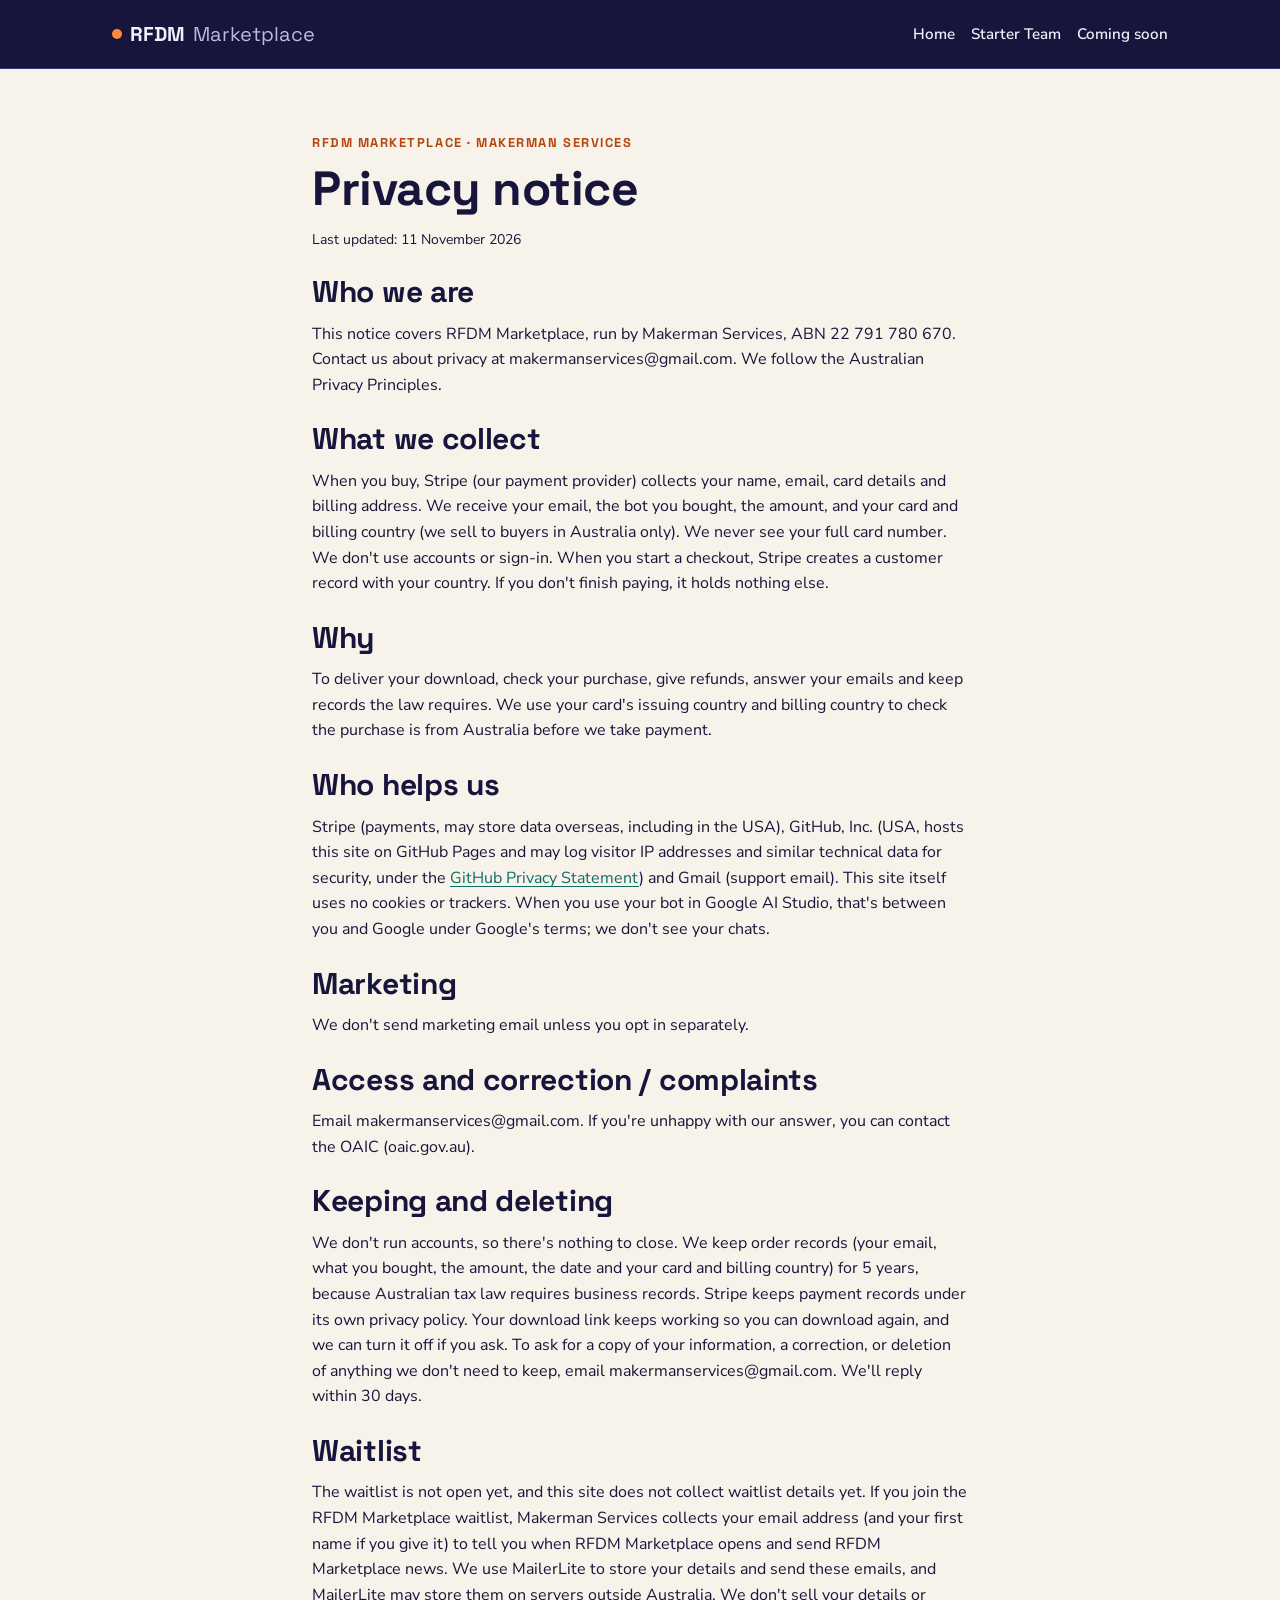
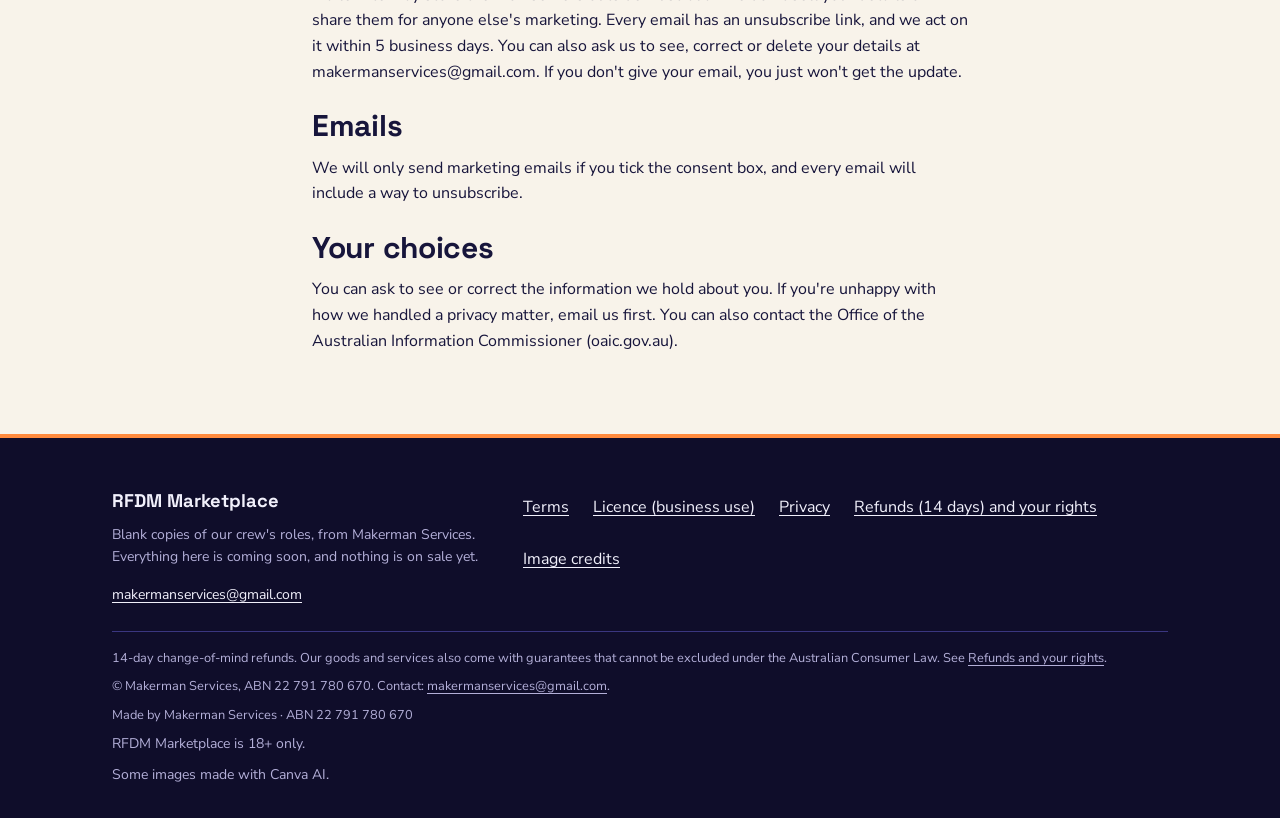
<file: privacy.html>
<!doctype html>
<html lang="en-AU">
<head>
<meta charset="utf-8">
<meta name="viewport" content="width=device-width, initial-scale=1">
<meta name="robots" content="noindex,nofollow">
<title>Privacy notice | RFDM Marketplace</title>
<meta name="description" content="Privacy notice for RFDM Marketplace, from Makerman Services.">
<link rel="canonical" href="https://makerman-services.github.io/rfdm-marketplace-site/privacy">
<meta property="og:url" content="https://makerman-services.github.io/rfdm-marketplace-site/privacy">
<link rel="preload" href="fonts/space-grotesk.woff2" as="font" type="font/woff2" crossorigin>
<link rel="stylesheet" href="style.css">
</head>
<body>
<a class="skip" href="#main">Skip to content</a>

<header class="site-header">
  <div class="wrap">
    <a class="wordmark" href="./" aria-label="RFDM Marketplace home"><span class="dot" aria-hidden="true"></span>RFDM <span class="light">Marketplace</span></a>
    <nav class="nav" aria-label="Main"><a href="./">Home</a><a href="starter-team">Starter Team</a><a href="coming-soon">Coming soon</a></nav>
  </div>
</header>
<main id="main">
<section><div class="wrap legal-page"><p class="eyebrow">RFDM Marketplace · Makerman Services</p><h1>Privacy notice</h1>
<p class="small">Last updated: 11 November 2026</p>
<h2>Who we are</h2><p>This notice covers RFDM Marketplace, run by Makerman Services, ABN 22 791 780 670. Contact us about privacy at makermanservices@gmail.com. We follow the Australian Privacy Principles.</p><h2>What we collect</h2><p>When you buy, Stripe (our payment provider) collects your name, email, card details and billing address. We receive your email, the bot you bought, the amount, and your card and billing country (we sell to buyers in Australia only). We never see your full card number. We don't use accounts or sign-in. When you start a checkout, Stripe creates a customer record with your country. If you don't finish paying, it holds nothing else.</p><h2>Why</h2><p>To deliver your download, check your purchase, give refunds, answer your emails and keep records the law requires. We use your card's issuing country and billing country to check the purchase is from Australia before we take payment.</p><h2>Who helps us</h2><p>Stripe (payments, may store data overseas, including in the USA), GitHub, Inc. (USA, hosts this site on GitHub Pages and may log visitor IP addresses and similar technical data for security, under the <a href="https://docs.github.com/en/site-policy/privacy-policies/github-privacy-statement">GitHub Privacy Statement</a>) and Gmail (support email). This site itself uses no cookies or trackers. When you use your bot in Google AI Studio, that's between you and Google under Google's terms; we don't see your chats.</p><h2>Marketing</h2><p>We don't send marketing email unless you opt in separately.</p><h2>Access and correction / complaints</h2><p>Email makermanservices@gmail.com. If you're unhappy with our answer, you can contact the OAIC (oaic.gov.au).</p><h2>Keeping and deleting</h2><p>We don't run accounts, so there's nothing to close. We keep order records (your email, what you bought, the amount, the date and your card and billing country) for 5 years, because Australian tax law requires business records. Stripe keeps payment records under its own privacy policy. Your download link keeps working so you can download again, and we can turn it off if you ask. To ask for a copy of your information, a correction, or deletion of anything we don't need to keep, email makermanservices@gmail.com. We'll reply within 30 days.</p><h2>Waitlist</h2><p>The waitlist is not open yet, and this site does not collect waitlist details yet. If you join the RFDM Marketplace waitlist, Makerman Services collects your email address (and your first name if you give it) to tell you when RFDM Marketplace opens and send RFDM Marketplace news. We use MailerLite to store your details and send these emails, and MailerLite may store them on servers outside Australia. We don't sell your details or share them for anyone else's marketing. Every email has an unsubscribe link, and we act on it within 5 business days. You can also ask us to see, correct or delete your details at makermanservices@gmail.com. If you don't give your email, you just won't get the update.</p><h2>Emails</h2><p>We will only send marketing emails if you tick the consent box, and every email will include a way to unsubscribe.</p><h2>Your choices</h2><p>You can ask to see or correct the information we hold about you. If you're unhappy with how we handled a privacy matter, email us first. You can also contact the Office of the Australian Information Commissioner (oaic.gov.au).</p></div></section>
</main>
<footer class="site-footer">
  <div class="wrap">
    <div class="footer-grid">
      <div>
        <div class="footer-brand">RFDM Marketplace</div>
        <p class="small" style="color:var(--footer-muted);margin-top:var(--s2)">Blank copies of our crew's roles, from Makerman Services. Everything here is coming soon, and nothing is on sale yet.</p>
        <p class="small" style="margin:0"><a href="mailto:makermanservices@gmail.com">makermanservices@gmail.com</a></p>
      </div>
      <nav aria-label="Legal">
        <ul class="footer-links">
          <li><a href="terms">Terms</a></li>
          <li><a href="licence">Licence (business use)</a></li>
          <li><a href="privacy">Privacy</a></li>
          <li><a href="refunds">Refunds (14 days) and your rights</a></li>
          <li><a href="image-credits">Image credits</a></li>
        </ul>
      </nav>
    </div>
    <div class="footer-fine">
      <p>14-day change-of-mind refunds. Our goods and services also come with guarantees that cannot be excluded under the Australian Consumer Law. See <a href="refunds">Refunds and your rights</a>.</p>
      <p>&copy; Makerman Services, ABN 22 791 780 670. Contact: <a href="mailto:makermanservices@gmail.com">makermanservices@gmail.com</a>.</p>
      <p class="credit">Made by Makerman Services · ABN 22 791 780 670</p>
      <p class="small age-note">RFDM Marketplace is 18+ only.</p>
      <p class="small ai-credit">Some images made with Canva AI.</p>
    </div>
  </div>
</footer>
</body>
</html>
</file>
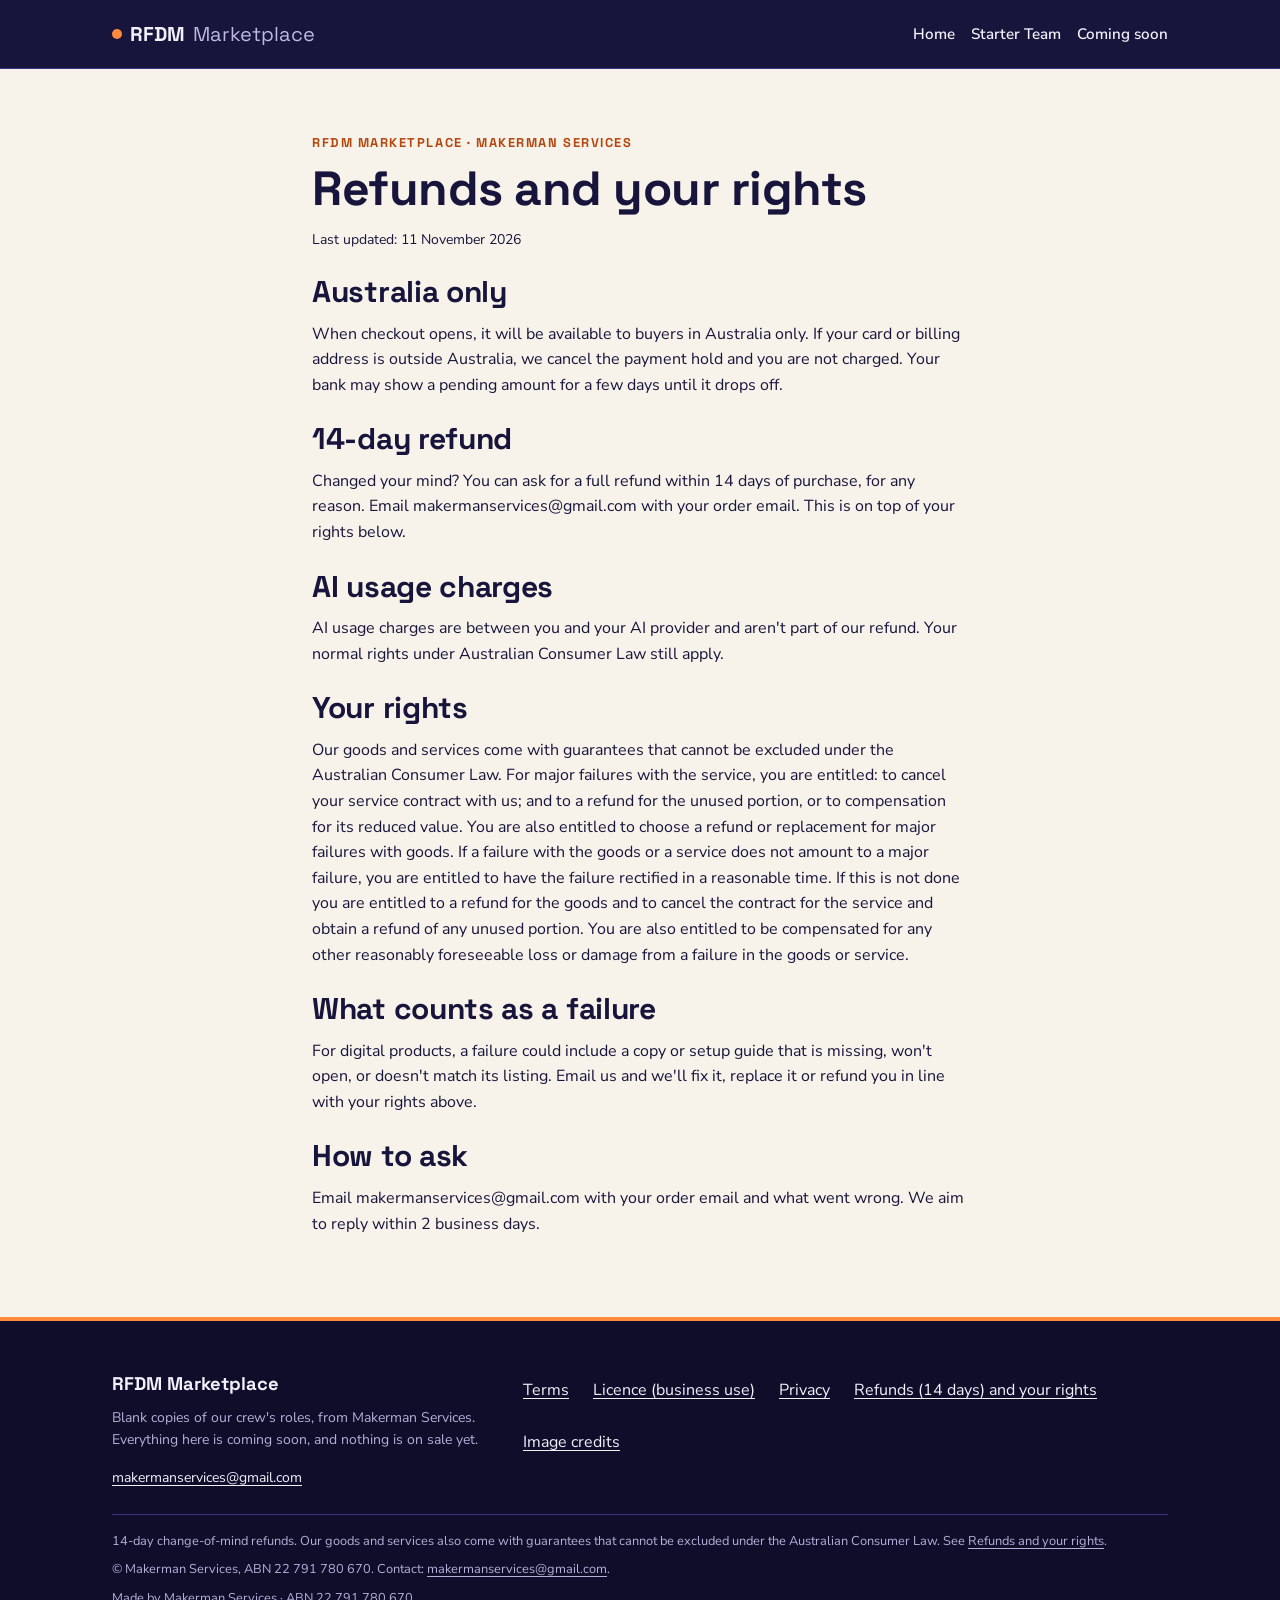
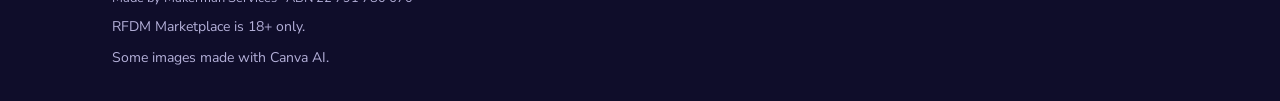
<file: refunds.html>
<!doctype html>
<html lang="en-AU">
<head>
<meta charset="utf-8">
<meta name="viewport" content="width=device-width, initial-scale=1">
<meta name="robots" content="noindex,nofollow">
<title>Refunds and your rights | RFDM Marketplace</title>
<meta name="description" content="Refunds and your rights for RFDM Marketplace, from Makerman Services.">
<link rel="canonical" href="https://makerman-services.github.io/rfdm-marketplace-site/refunds">
<meta property="og:url" content="https://makerman-services.github.io/rfdm-marketplace-site/refunds">
<link rel="preload" href="fonts/space-grotesk.woff2" as="font" type="font/woff2" crossorigin>
<link rel="stylesheet" href="style.css">
</head>
<body>
<a class="skip" href="#main">Skip to content</a>

<header class="site-header">
  <div class="wrap">
    <a class="wordmark" href="./" aria-label="RFDM Marketplace home"><span class="dot" aria-hidden="true"></span>RFDM <span class="light">Marketplace</span></a>
    <nav class="nav" aria-label="Main"><a href="./">Home</a><a href="starter-team">Starter Team</a><a href="coming-soon">Coming soon</a></nav>
  </div>
</header>
<main id="main">
<section><div class="wrap legal-page"><p class="eyebrow">RFDM Marketplace · Makerman Services</p><h1>Refunds and your rights</h1>
<p class="small">Last updated: 11 November 2026</p>
<h2>Australia only</h2><p>When checkout opens, it will be available to buyers in Australia only. If your card or billing address is outside Australia, we cancel the payment hold and you are not charged. Your bank may show a pending amount for a few days until it drops off.</p><h2>14-day refund</h2><p>Changed your mind? You can ask for a full refund within 14 days of purchase, for any reason. Email makermanservices@gmail.com with your order email. This is on top of your rights below.</p><h2>AI usage charges</h2><p>AI usage charges are between you and your AI provider and aren't part of our refund. Your normal rights under Australian Consumer Law still apply.</p><h2>Your rights</h2><p>Our goods and services come with guarantees that cannot be excluded under the Australian Consumer Law. For major failures with the service, you are entitled: to cancel your service contract with us; and to a refund for the unused portion, or to compensation for its reduced value. You are also entitled to choose a refund or replacement for major failures with goods. If a failure with the goods or a service does not amount to a major failure, you are entitled to have the failure rectified in a reasonable time. If this is not done you are entitled to a refund for the goods and to cancel the contract for the service and obtain a refund of any unused portion. You are also entitled to be compensated for any other reasonably foreseeable loss or damage from a failure in the goods or service.</p><h2>What counts as a failure</h2><p>For digital products, a failure could include a copy or setup guide that is missing, won't open, or doesn't match its listing. Email us and we'll fix it, replace it or refund you in line with your rights above.</p><h2>How to ask</h2><p>Email makermanservices@gmail.com with your order email and what went wrong. We aim to reply within 2 business days.</p></div></section>
</main>
<footer class="site-footer">
  <div class="wrap">
    <div class="footer-grid">
      <div>
        <div class="footer-brand">RFDM Marketplace</div>
        <p class="small" style="color:var(--footer-muted);margin-top:var(--s2)">Blank copies of our crew's roles, from Makerman Services. Everything here is coming soon, and nothing is on sale yet.</p>
        <p class="small" style="margin:0"><a href="mailto:makermanservices@gmail.com">makermanservices@gmail.com</a></p>
      </div>
      <nav aria-label="Legal">
        <ul class="footer-links">
          <li><a href="terms">Terms</a></li>
          <li><a href="licence">Licence (business use)</a></li>
          <li><a href="privacy">Privacy</a></li>
          <li><a href="refunds">Refunds (14 days) and your rights</a></li>
          <li><a href="image-credits">Image credits</a></li>
        </ul>
      </nav>
    </div>
    <div class="footer-fine">
      <p>14-day change-of-mind refunds. Our goods and services also come with guarantees that cannot be excluded under the Australian Consumer Law. See <a href="refunds">Refunds and your rights</a>.</p>
      <p>&copy; Makerman Services, ABN 22 791 780 670. Contact: <a href="mailto:makermanservices@gmail.com">makermanservices@gmail.com</a>.</p>
      <p class="credit">Made by Makerman Services · ABN 22 791 780 670</p>
      <p class="small age-note">RFDM Marketplace is 18+ only.</p>
      <p class="small ai-credit">Some images made with Canva AI.</p>
    </div>
  </div>
</footer>
</body>
</html>
</file>
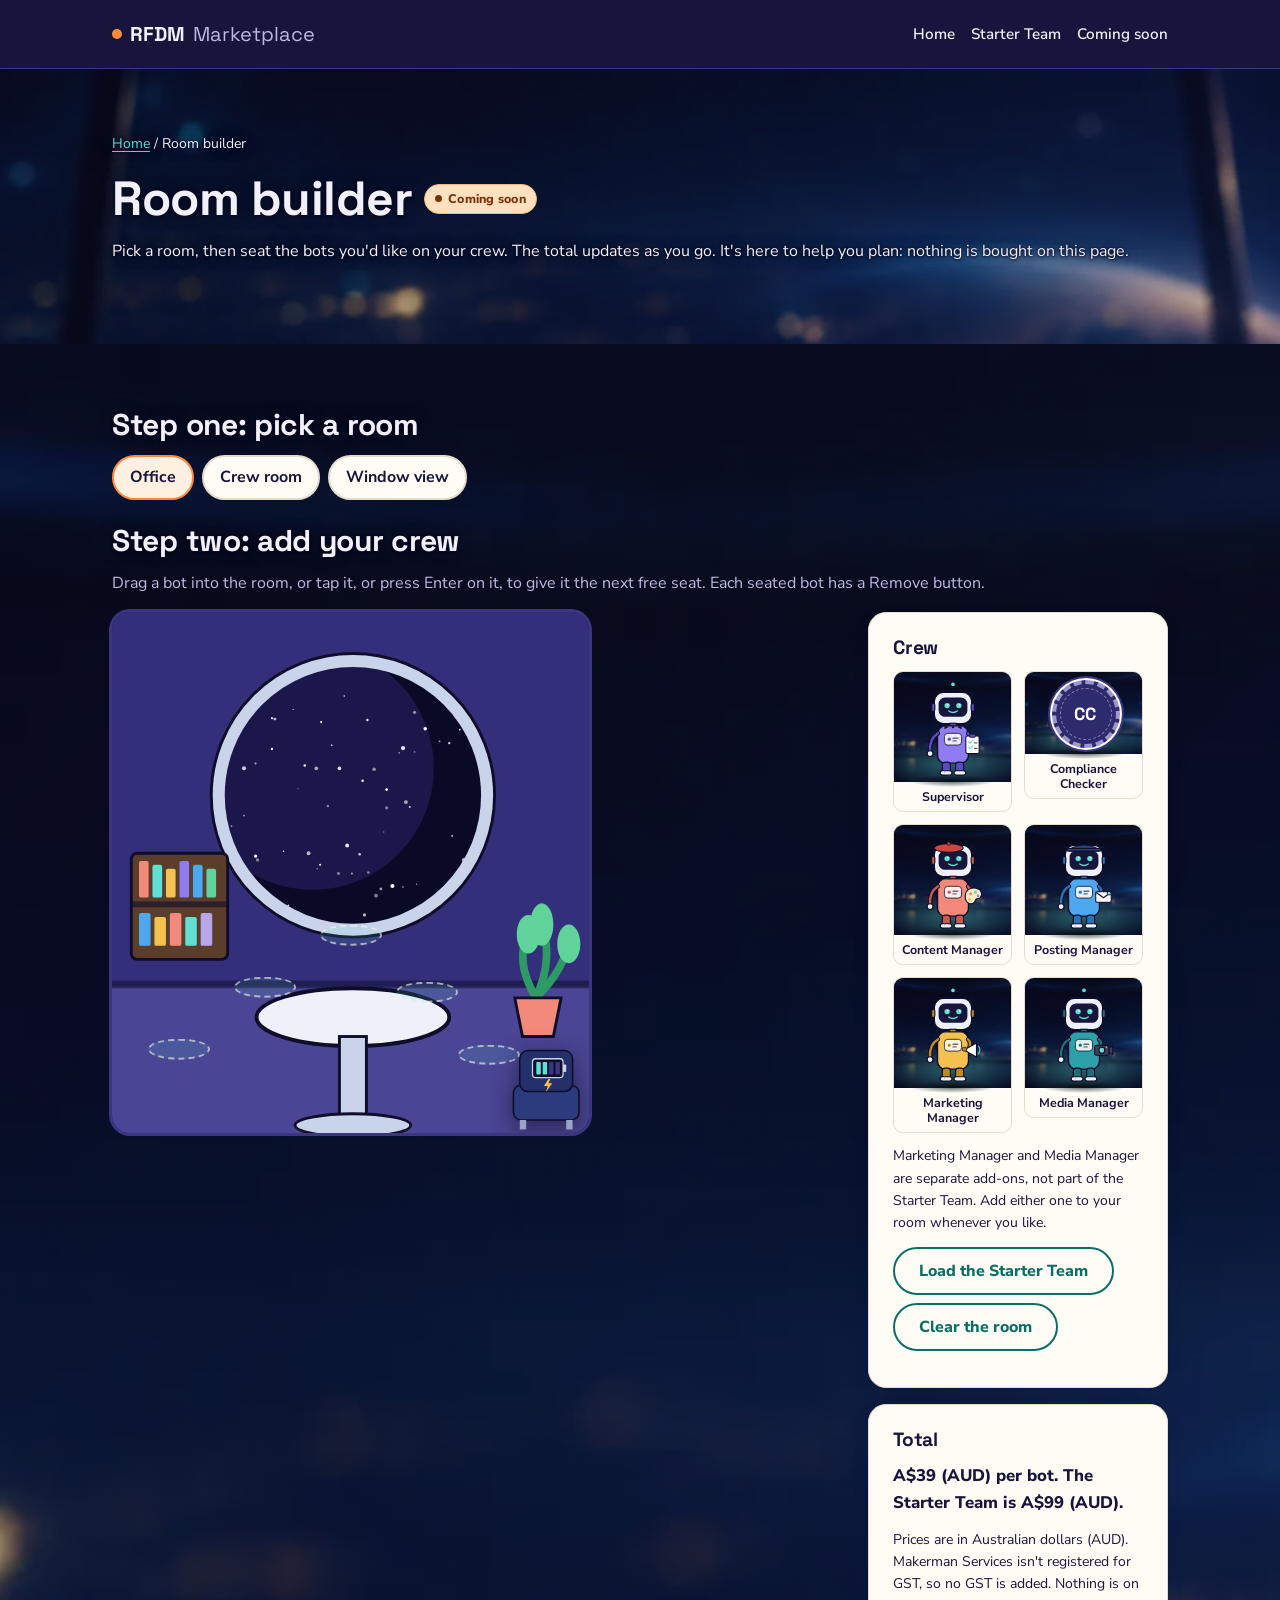
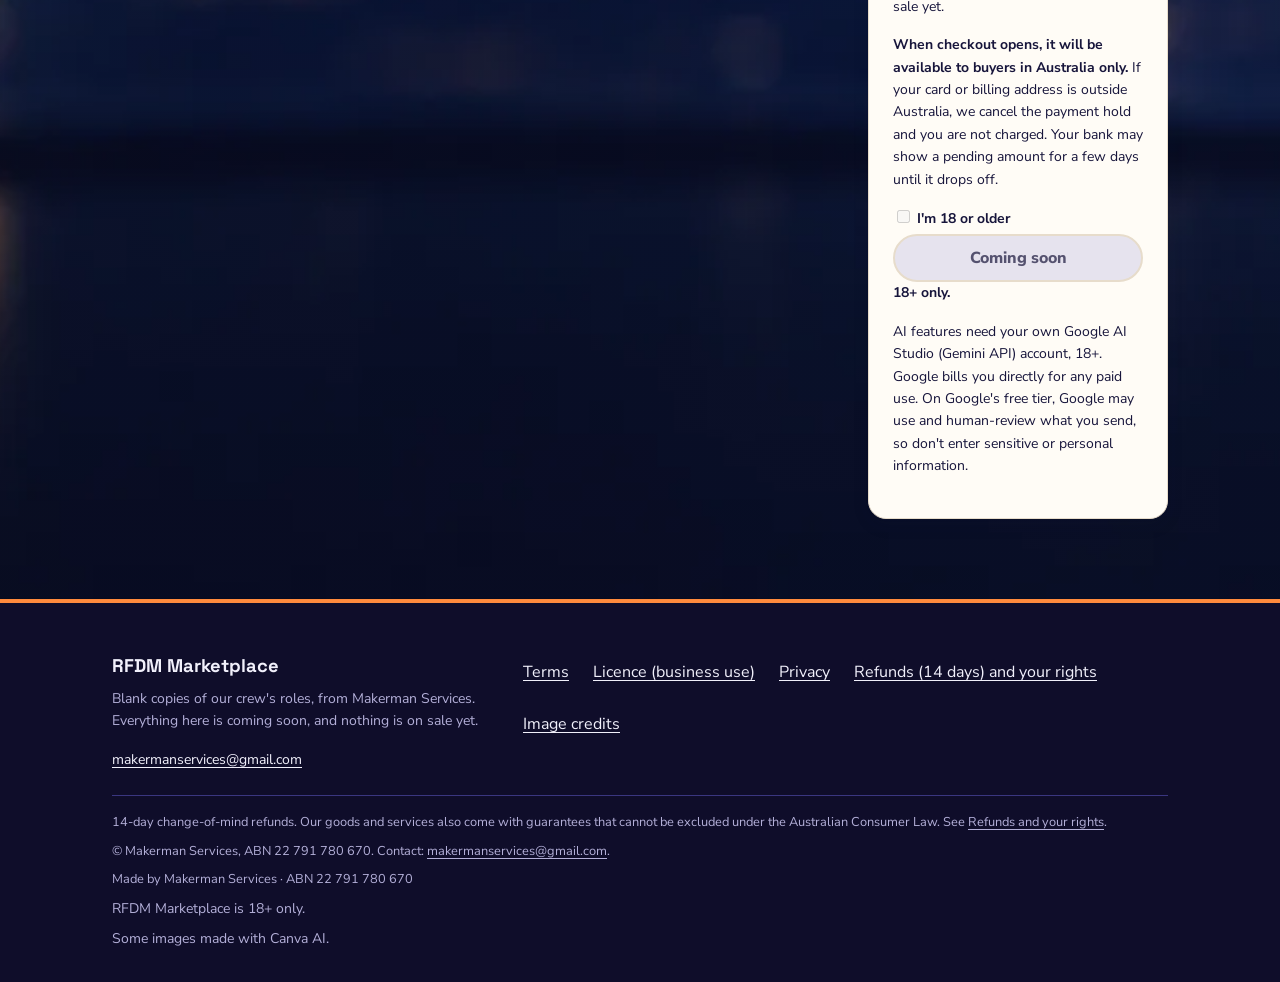
<file: room-builder.html>
<!doctype html>
<html lang="en-AU">
<head>
<meta charset="utf-8">
<meta name="viewport" content="width=device-width, initial-scale=1">
<meta name="robots" content="noindex,nofollow">
<title>Room builder | RFDM Marketplace</title>
<meta name="description" content="Room builder from Makerman Services. Coming soon.">
<link rel="canonical" href="https://makerman-services.github.io/rfdm-marketplace-site/room-builder">
<meta property="og:url" content="https://makerman-services.github.io/rfdm-marketplace-site/room-builder">
<link rel="preload" href="fonts/space-grotesk.woff2" as="font" type="font/woff2" crossorigin>
<link rel="stylesheet" href="style.css">
</head>
<body>
<a class="skip" href="#main">Skip to content</a>

<header class="site-header">
  <div class="wrap">
    <a class="wordmark" href="./" aria-label="RFDM Marketplace home"><span class="dot" aria-hidden="true"></span>RFDM <span class="light">Marketplace</span></a>
    <nav class="nav" aria-label="Main"><a href="./">Home</a><a href="starter-team">Starter Team</a><a href="coming-soon">Coming soon</a></nav>
  </div>
</header>
<main id="main">

<section class="space" aria-labelledby="rb-h">
  <div class="wrap">
    <p class="small"><a href="./">Home</a> / Room builder</p>
    <div class="agent-title"><h1 id="rb-h">Room builder</h1><span class="badge badge-soon">Coming soon</span></div>
    <p class="lede">Pick a room, then seat the bots you'd like on your crew. The total updates as you go. It's here to help you plan: nothing is bought on this page.</p>
  </div>
</section>
<section class="space rb-space" aria-labelledby="rb-step1">
  <div class="wrap" id="rb">
    <h2 id="rb-step1">Step one: pick a room</h2>
    <div class="rb-rooms" role="group" aria-label="Rooms"><button type="button" class="rb-room" data-room="office" aria-pressed="false">Office</button><button type="button" class="rb-room" data-room="crew" aria-pressed="false">Crew room</button><button type="button" class="rb-room" data-room="window" aria-pressed="false">Window view</button></div>
    <h2>Step two: add your crew</h2>
    <p class="muted">Drag a bot into the room, or tap it, or press Enter on it, to give it the next free seat. Each seated bot has a Remove button.</p>
    <div class="rb-layout">
      <div>
        <div class="rb-stage"><img class="rb-scene" src="img/room-office.svg" alt="A simple drawing of a room with a round desk, a bookshelf, a plant and a round window full of stars." width="495" height="540" draggable="false"><div class="rb-station"><img src="img/charging-station.svg" alt="A simple drawing of a navy charging seat with a battery gauge and a lightning bolt." width="286" height="320" loading="lazy" decoding="async"></div></div>
        <p class="small ai-credit" id="rb-caption" hidden>AI-generated illustration</p>
      </div>
      <div class="rb-side">
        <div class="panel">
          <h3>Crew</h3>
          <ul class="rb-pal" aria-label="Bots to add"></ul>
          <p class="small rb-addon">Marketing Manager and Media Manager are separate add-ons, not part of the Starter Team. Add either one to your room whenever you like.</p>
          <div class="rb-actions">
            <button type="button" class="btn btn-secondary rb-preset">Load the Starter Team</button>
            <button type="button" class="btn btn-secondary rb-clear">Clear the room</button>
          </div>
        </div>
        <div class="panel rb-cs-panel" hidden>
          <h3>Charging Station <span class="badge badge-example">Demo data</span></h3>
          <p>Demo only: this shows a bot resting at the charging station in your room.</p><p>AI features need your own Google AI Studio (Gemini API) account, 18+. Google bills you directly for any paid use. On Google's free tier, Google may use and human-review what you send, so don't enter sensitive or personal information.</p>
          <button type="button" class="btn btn-secondary rb-help-btn" aria-expanded="false" aria-controls="rb-help">When does it recharge?</button>
          <div class="rb-help" id="rb-help" role="note" tabindex="-1" hidden><p>Demo only: this shows a bot resting at the charging station in your room.</p><p>AI features need your own Google AI Studio (Gemini API) account, 18+. Google bills you directly for any paid use. On Google's free tier, Google may use and human-review what you send, so don't enter sensitive or personal information.</p></div>
        </div>
        <div class="panel">
          <h3>Total</h3>
          <p class="rb-total">A$39 (AUD) per bot. The Starter Team is A$99 (AUD).</p>
          <p class="small">Prices are in Australian dollars (AUD). Makerman Services isn't registered for GST, so no GST is added. Nothing is on sale yet.</p>
          <p class="small au-line"><strong>When checkout opens, it will be available to buyers in Australia only.</strong> If your card or billing address is outside Australia, we cancel the payment hold and you are not charged. Your bank may show a pending amount for a few days until it drops off.</p><label class="small age-tick"><input type="checkbox" name="age18" disabled> I'm 18 or older</label>
          <button class="btn btn-block" type="button" disabled aria-disabled="true">Coming soon</button>
          <p class="small age-note"><strong>18+ only.</strong></p>
          <p class="small ai-line" data-ai-line>AI features need your own Google AI Studio (Gemini API) account, 18+. Google bills you directly for any paid use. On Google's free tier, Google may use and human-review what you send, so don't enter sensitive or personal information.</p>
        </div>
      </div>
    </div>
    <p class="rb-live visually-hidden" aria-live="polite"></p>
    <p class="rb-toast" role="status" hidden></p>
  </div>
  <script type="application/json" id="rb-data">{"rooms": [{"id": "office", "name": "Office", "src": "img/room-office.svg", "w": 495, "h": 540, "alt": "A simple drawing of a room with a round desk, a bookshelf, a plant and a round window full of stars.", "seats": [{"x": 14, "y": 84}, {"x": 32, "y": 72}, {"x": 50, "y": 62}, {"x": 66, "y": 73}, {"x": 79, "y": 85}]}, {"id": "crew", "name": "Crew room", "src": "img/canva/control-tower.webp", "w": 720, "h": 581, "caption": "AI-generated illustration", "alt": "A calm lounge on a futuristic ship: a white oval table and navy leather chairs in front of a wide curved window looking out over a planet and stars.", "seats": [{"x": 27, "y": 58}, {"x": 68, "y": 58}, {"x": 80, "y": 82}, {"x": 19, "y": 82}, {"x": 47, "y": 90}]}, {"id": "window", "name": "Window view", "src": "img/room-window.svg", "w": 720, "h": 624, "alt": "A simple drawing of a big round window full of stars and a ringed planet, with a long bench in front.", "seats": [{"x": 11, "y": 90}, {"x": 28, "y": 95}, {"x": 45, "y": 99}, {"x": 62, "y": 96}, {"x": 78, "y": 92}]}], "bots": [{"id": "supervisor", "name": "Supervisor", "cc": false, "mouth": [50, 40], "src": "img/bot-supervisor.svg", "w": 240, "h": 360}, {"id": "cc", "name": "Compliance Checker", "cc": true, "mouth": [50, 60]}, {"id": "content", "name": "Content Manager", "cc": false, "mouth": [57, 39], "src": "img/bot-content.svg", "w": 240, "h": 360}, {"id": "posting", "name": "Posting Manager", "cc": false, "mouth": [57, 40], "src": "img/bot-posting.svg", "w": 240, "h": 360}, {"id": "marketing", "name": "Marketing Manager", "cc": false, "mouth": [60, 38], "src": "img/bot-marketing.svg", "w": 240, "h": 360}, {"id": "media", "name": "Media Manager", "cc": false, "mouth": [57, 34], "src": "img/bot-media.svg", "w": 240, "h": 360}], "preset": ["supervisor", "cc", "content", "posting"], "station": {"chip": "Out of usage, resting", "toast": "Recharged. Back at the table."}}</script>
  <script>/* Room builder (internal preview). Plain JS, no backend, nothing stored or sent. */
(function () {
  var root = document.getElementById("rb");
  if (!root) return;
  var DATA = JSON.parse(document.getElementById("rb-data").textContent);
  var reduce = window.matchMedia && window.matchMedia("(prefers-reduced-motion: reduce)").matches;
  var stage = root.querySelector(".rb-stage"), scene = root.querySelector(".rb-scene"), live = root.querySelector(".rb-live");
  var room = DATA.rooms[0], seats = [];          // seats[i] = placed element or null
  var ENTRY = { x: 4, y: 96 };
  var CS = DATA.station, parked = [];             // parked = wraps resting at the charging station (demo only)
  var stationPanel = root.querySelector(".rb-cs-panel"), toast = root.querySelector(".rb-toast"), toastT;
  function stationPos() { return { x: 93, y: 94 }; }   // one bot at a time
  function showToast(t) { toast.textContent = t; toast.hidden = false; clearTimeout(toastT); toastT = setTimeout(function () { toast.hidden = true; }, 2600); }
  function refreshStation() {
    stationPanel.hidden = parked.length === 0;
    parked.forEach(function (w) { if (!w.classList.contains("is-moving")) pos(w, stationPos(w)); });
  }
  function setParked(wrap, on) {
    var tg = wrap.querySelector(".rb-usage"), b = bot(wrap.dataset.bot), seat = room.seats[seats.indexOf(wrap)];
    tg.setAttribute("aria-pressed", String(on));
    wrap.classList.toggle("is-parked", on);
    if (on) {
      if (parked.length && parked[0] !== wrap) setParked(parked[0], false);   // only one bot out of usage at a time
      parked.push(wrap); var to = stationPos(wrap);
      walk(wrap, [seat, { x: (seat.x + to.x) / 2, y: Math.max(seat.y, to.y) - 4 }, to]);
      say(b.name + " walked to the Charging Station. " + CS.chip + ".");
    } else {
      var from = stationPos(wrap); parked.splice(parked.indexOf(wrap), 1);
      walk(wrap, [from, { x: (seat.x + from.x) / 2, y: Math.max(seat.y, from.y) - 4 }, seat]);
      showToast(CS.toast); say(b.name + ". " + CS.toast);
    }
    refreshStation();
  }

  function say(t) { live.textContent = ""; setTimeout(function () { live.textContent = t; }, 30); }
  function bot(id) { for (var i = 0; i < DATA.bots.length; i++) if (DATA.bots[i].id === id) return DATA.bots[i]; }
  function pos(el, p) {
    el.style.left = p.x + "%"; el.style.top = p.y + "%";
    // Bots further back sit on top, so a bot's Remove/toggle row (under its feet) is never covered by the bot in front.
    if (el.classList && el.classList.contains("rb-placed")) el.style.zIndex = el.classList.contains("is-parked") ? "90" : String(2 + Math.round(100 - p.y));
  }

  // ---- figure markup (shared by palette, placed bots and the drag ghost)
  function figure(b) {
    var f = document.createElement("span");
    f.className = "rb-fig" + (b.cc ? " rb-fig-cc" : "");
    f.style.setProperty("--mx", b.mouth[0] + "%"); f.style.setProperty("--my", b.mouth[1] + "%");
    if (b.cc) {
      f.innerHTML = '<span class="rb-body"><span class="tile plain" aria-hidden="true"><span>CC</span></span></span>';
    } else {
      f.innerHTML = '<span class="rb-body"><img class="rb-base" src="' + b.src + '" alt="" width="' + b.w + '" height="' + b.h + '" draggable="false">' +
        '<img class="rb-arm" src="' + b.src + '" alt="" draggable="false">' +
        '<img class="rb-head" src="' + b.src + '" alt="" draggable="false">' +
        '<span class="rb-mouth"></span></span>';
    }
    var bub = document.createElement("span"); bub.className = "rb-bubble"; bub.setAttribute("aria-hidden", "true"); bub.textContent = b.name;
    f.appendChild(bub);
    return f;
  }
  function talk(el, on) { el.classList.toggle("is-talking", on); }
  function wireTalk(el) {
    el.addEventListener("mouseenter", function () { talk(el, true); });
    el.addEventListener("mouseleave", function () { if (document.activeElement !== el) talk(el, false); });
    el.addEventListener("focus", function () { talk(el, true); });
    el.addEventListener("blur", function () { talk(el, false); });
  }

  // ---- rooms
  function setRoom(id) {
    room = DATA.rooms.filter(function (r) { return r.id === id; })[0];
    scene.src = room.src; scene.alt = room.alt; scene.width = room.w; scene.height = room.h;
    var cap = root.querySelector("#rb-caption"); if (cap) { cap.hidden = !room.caption; if (room.caption) cap.textContent = room.caption; }
    stage.style.aspectRatio = room.w + " / " + room.h; stage.style.maxWidth = Math.round(room.w / room.h * 520) + "px";
    root.querySelectorAll(".rb-room").forEach(function (b) { b.setAttribute("aria-pressed", String(b.dataset.room === id)); });
    stage.querySelectorAll(".rb-spot").forEach(function (s, i) { pos(s, room.seats[i]); });
    seats.forEach(function (el, i) { if (el) { el.classList.remove("is-moving"); pos(el, parked.indexOf(el) > -1 ? stationPos(el) : room.seats[i]); } });
    say(room.name + " selected.");
  }

  // ---- placing
  function nextFree(from) {
    var n = room.seats.length;
    for (var k = 0; k < n; k++) { var i = (from + k) % n; if (!seats[i]) return i; }
    return -1;
  }
  function nearestSeat(p) {
    var best = 0, d = 1e9;
    room.seats.forEach(function (s, i) { var dd = (s.x - p.x) * (s.x - p.x) + (s.y - p.y) * (s.y - p.y); if (dd < d) { d = dd; best = i; } });
    return best;
  }
  function sit(el) {
    el.classList.remove("is-moving", "is-running");
    if (reduce) return;
    el.classList.remove("is-sitting"); void el.offsetWidth; el.classList.add("is-sitting");
  }
  function walk(el, path) {             // slide seat to seat around the table, then sit
    if (reduce || path.length < 2) { pos(el, path[path.length - 1]); sit(el); return; }
    el.classList.add("is-moving");
    var i = 0;
    (function step() {
      pos(el, path[i]);
      if (++i < path.length) setTimeout(step, i === 1 ? 30 : 260); else setTimeout(function () { sit(el); }, 300);
    })();
  }
  function ringPath(fromIdx, toIdx) {   // seats visited going round from fromIdx to toIdx
    var out = [], n = room.seats.length, i = fromIdx;
    if (fromIdx < 0) return [room.seats[toIdx]];
    while (true) { out.push(room.seats[i]); if (i === toIdx) break; i = (i + 1) % n; }
    return out;
  }
  function place(id, dropPt) {
    var start = dropPt ? nearestSeat(dropPt) : 0;
    var idx = nextFree(start);
    if (idx < 0) { say("All seats are taken. Remove a bot first."); return null; }
    var b = bot(id);
    var wrap = document.createElement("div"); wrap.className = "rb-placed";
    var btn = document.createElement("button"); btn.type = "button"; btn.className = "rb-bot";
    btn.setAttribute("aria-label", b.name + ", seated. Press Delete to remove.");
    btn.appendChild(figure(b));
    var rm = document.createElement("button"); rm.type = "button"; rm.className = "rb-remove";
    rm.setAttribute("aria-label", "Remove " + b.name); rm.textContent = "Remove";
    var ctl = document.createElement("span"); ctl.className = "rb-ctl";
    var tg = document.createElement("button"); tg.type = "button"; tg.className = "rb-usage"; tg.setAttribute("aria-pressed", "false");
    tg.setAttribute("aria-label", "Mark " + b.name + " as out of usage (demo)"); tg.innerHTML = '<span class="rb-batt" aria-hidden="true"></span>';
    var chip = document.createElement("span"); chip.className = "rb-chip"; chip.textContent = CS.chip;
    ctl.appendChild(rm); ctl.appendChild(tg);
    wrap.appendChild(btn); wrap.appendChild(chip); wrap.appendChild(ctl);   // chip floats above the resting bot's head
    tg.addEventListener("click", function () { setParked(wrap, tg.getAttribute("aria-pressed") !== "true"); });
    wrap.dataset.bot = id;
    stage.appendChild(wrap);
    seats[idx] = wrap;
    wireTalk(btn);
    btn.addEventListener("click", function () { talk(btn, true); });
    btn.addEventListener("keydown", function (e) { if (e.key === "Delete" || e.key === "Backspace") { e.preventDefault(); remove(wrap); } });
    rm.addEventListener("click", function () { remove(wrap); });
    btn.addEventListener("pointerdown", function (e) { if (!wrap.classList.contains("is-parked")) startDrag(e, id, wrap); });
    var startPt = dropPt || ENTRY;
    pos(wrap, startPt);
    var path = dropPt ? [startPt].concat(ringPath(start, idx)) : [ENTRY].concat(ringPath(0, idx));
    requestAnimationFrame(function () { walk(wrap, path); });
    say(b.name + " added to the " + room.name + ".");
    return wrap;
  }
  function remove(wrap) {
    var i = seats.indexOf(wrap); if (i > -1) seats[i] = null;
    var pk = parked.indexOf(wrap); if (pk > -1) { parked.splice(pk, 1); refreshStation(); }
    var name = bot(wrap.dataset.bot).name; wrap.remove();
    say(name + " removed."); root.querySelector('.rb-pal [data-bot="' + wrap.dataset.bot + '"]').focus();
  }
  function clearAll() { seats.forEach(function (w) { if (w) w.remove(); }); seats = room.seats.map(function () { return null; }); parked = []; refreshStation(); }

  // ---- drag (pointer events: mouse, pen and touch)
  var drag = null;
  function startDrag(e, id, fromWrap) {
    if (e.button !== undefined && e.button !== 0) return;
    drag = { id: id, from: fromWrap, x0: e.clientX, y0: e.clientY, ghost: null, el: e.currentTarget };
    e.currentTarget.setPointerCapture && e.currentTarget.setPointerCapture(e.pointerId);
  }
  document.addEventListener("pointermove", function (e) {
    if (!drag) return;
    if (!drag.ghost) {
      if (Math.abs(e.clientX - drag.x0) + Math.abs(e.clientY - drag.y0) < 8) return;
      drag.ghost = document.createElement("div"); drag.ghost.className = "rb-ghost" + (reduce ? "" : " is-running");
      drag.ghost.appendChild(figure(bot(drag.id))); document.body.appendChild(drag.ghost);
      if (drag.from) drag.from.style.opacity = ".35";
    }
    drag.ghost.style.left = e.clientX + "px"; drag.ghost.style.top = e.clientY + "px";
    e.preventDefault();
  }, { passive: false });
  document.addEventListener("pointerup", function (e) {
    if (!drag) return;
    var d = drag; drag = null;
    if (!d.ghost) {                                   // a tap or click
      if (!d.from) place(d.id);
      return;
    }
    d.ghost.remove();
    var r = stage.getBoundingClientRect();
    var inside = e.clientX >= r.left && e.clientX <= r.right && e.clientY >= r.top && e.clientY <= r.bottom;
    if (d.from) {
      d.from.style.opacity = "";
      if (!inside) { sit(d.from); return; }
      var i = seats.indexOf(d.from); seats[i] = null;
      var pt = { x: (e.clientX - r.left) / r.width * 100, y: (e.clientY - r.top) / r.height * 100 };
      var near = nearestSeat(pt), idx = nextFree(near);
      seats[idx] = d.from; pos(d.from, pt);
      requestAnimationFrame(function () { walk(d.from, [pt].concat(ringPath(near, idx))); });
      return;
    }
    if (inside) place(d.id, { x: (e.clientX - r.left) / r.width * 100, y: (e.clientY - r.top) / r.height * 100 });
  });
  document.addEventListener("pointercancel", function () { if (drag && drag.ghost) drag.ghost.remove(); if (drag && drag.from) drag.from.style.opacity = ""; drag = null; });

  // ---- palette
  var pal = root.querySelector(".rb-pal");
  DATA.bots.forEach(function (b) {
    var li = document.createElement("li");
    var btn = document.createElement("button"); btn.type = "button"; btn.className = "rb-bot rb-pal-bot"; btn.dataset.bot = b.id;
    btn.setAttribute("aria-label", "Add " + b.name);
    var art = document.createElement("span"); art.className = "rb-art"; art.appendChild(figure(b)); btn.appendChild(art);
    var lab = document.createElement("span"); lab.className = "rb-label"; lab.textContent = b.name; btn.appendChild(lab);
    btn.addEventListener("pointerdown", function (e) { startDrag(e, b.id, null); });
    btn.addEventListener("keydown", function (e) { if (e.key === "Enter" || e.key === " ") { e.preventDefault(); place(b.id); } });
    wireTalk(btn);
    li.appendChild(btn); pal.appendChild(li);
  });
  root.querySelectorAll(".rb-room").forEach(function (b) { b.addEventListener("click", function () { setRoom(b.dataset.room); }); });
  root.querySelector(".rb-preset").addEventListener("click", function () {
    clearAll(); DATA.preset.forEach(function (id, k) { setTimeout(function () { place(id); }, reduce ? 0 : k * 420); });
    say("Starter Team loaded.");
  });
  var helpBtn = root.querySelector(".rb-help-btn"), help = root.querySelector(".rb-help");
  helpBtn.addEventListener("click", function () { var open = help.hidden; help.hidden = !open; helpBtn.setAttribute("aria-expanded", String(open)); if (open) help.focus(); });
  root.querySelector(".rb-clear").addEventListener("click", function () { clearAll(); say("Room cleared."); });
  // seat spots
  DATA.rooms[0].seats.forEach(function () { var s = document.createElement("span"); s.className = "rb-spot"; s.setAttribute("aria-hidden", "true"); stage.appendChild(s); });
  seats = room.seats.map(function () { return null; });
  setRoom(room.id);
  if (location.hash === "#starter") root.querySelector(".rb-preset").click();
})();
</script>
</section>

</main>
<footer class="site-footer">
  <div class="wrap">
    <div class="footer-grid">
      <div>
        <div class="footer-brand">RFDM Marketplace</div>
        <p class="small" style="color:var(--footer-muted);margin-top:var(--s2)">Blank copies of our crew's roles, from Makerman Services. Everything here is coming soon, and nothing is on sale yet.</p>
        <p class="small" style="margin:0"><a href="mailto:makermanservices@gmail.com">makermanservices@gmail.com</a></p>
      </div>
      <nav aria-label="Legal">
        <ul class="footer-links">
          <li><a href="terms">Terms</a></li>
          <li><a href="licence">Licence (business use)</a></li>
          <li><a href="privacy">Privacy</a></li>
          <li><a href="refunds">Refunds (14 days) and your rights</a></li>
          <li><a href="image-credits">Image credits</a></li>
        </ul>
      </nav>
    </div>
    <div class="footer-fine">
      <p>14-day change-of-mind refunds. Our goods and services also come with guarantees that cannot be excluded under the Australian Consumer Law. See <a href="refunds">Refunds and your rights</a>.</p>
      <p>&copy; Makerman Services, ABN 22 791 780 670. Contact: <a href="mailto:makermanservices@gmail.com">makermanservices@gmail.com</a>.</p>
      <p class="credit">Made by Makerman Services · ABN 22 791 780 670</p>
      <p class="small age-note">RFDM Marketplace is 18+ only.</p>
      <p class="small ai-credit">Some images made with Canva AI.</p>
    </div>
  </div>
</footer>
</body>
</html>
</file>
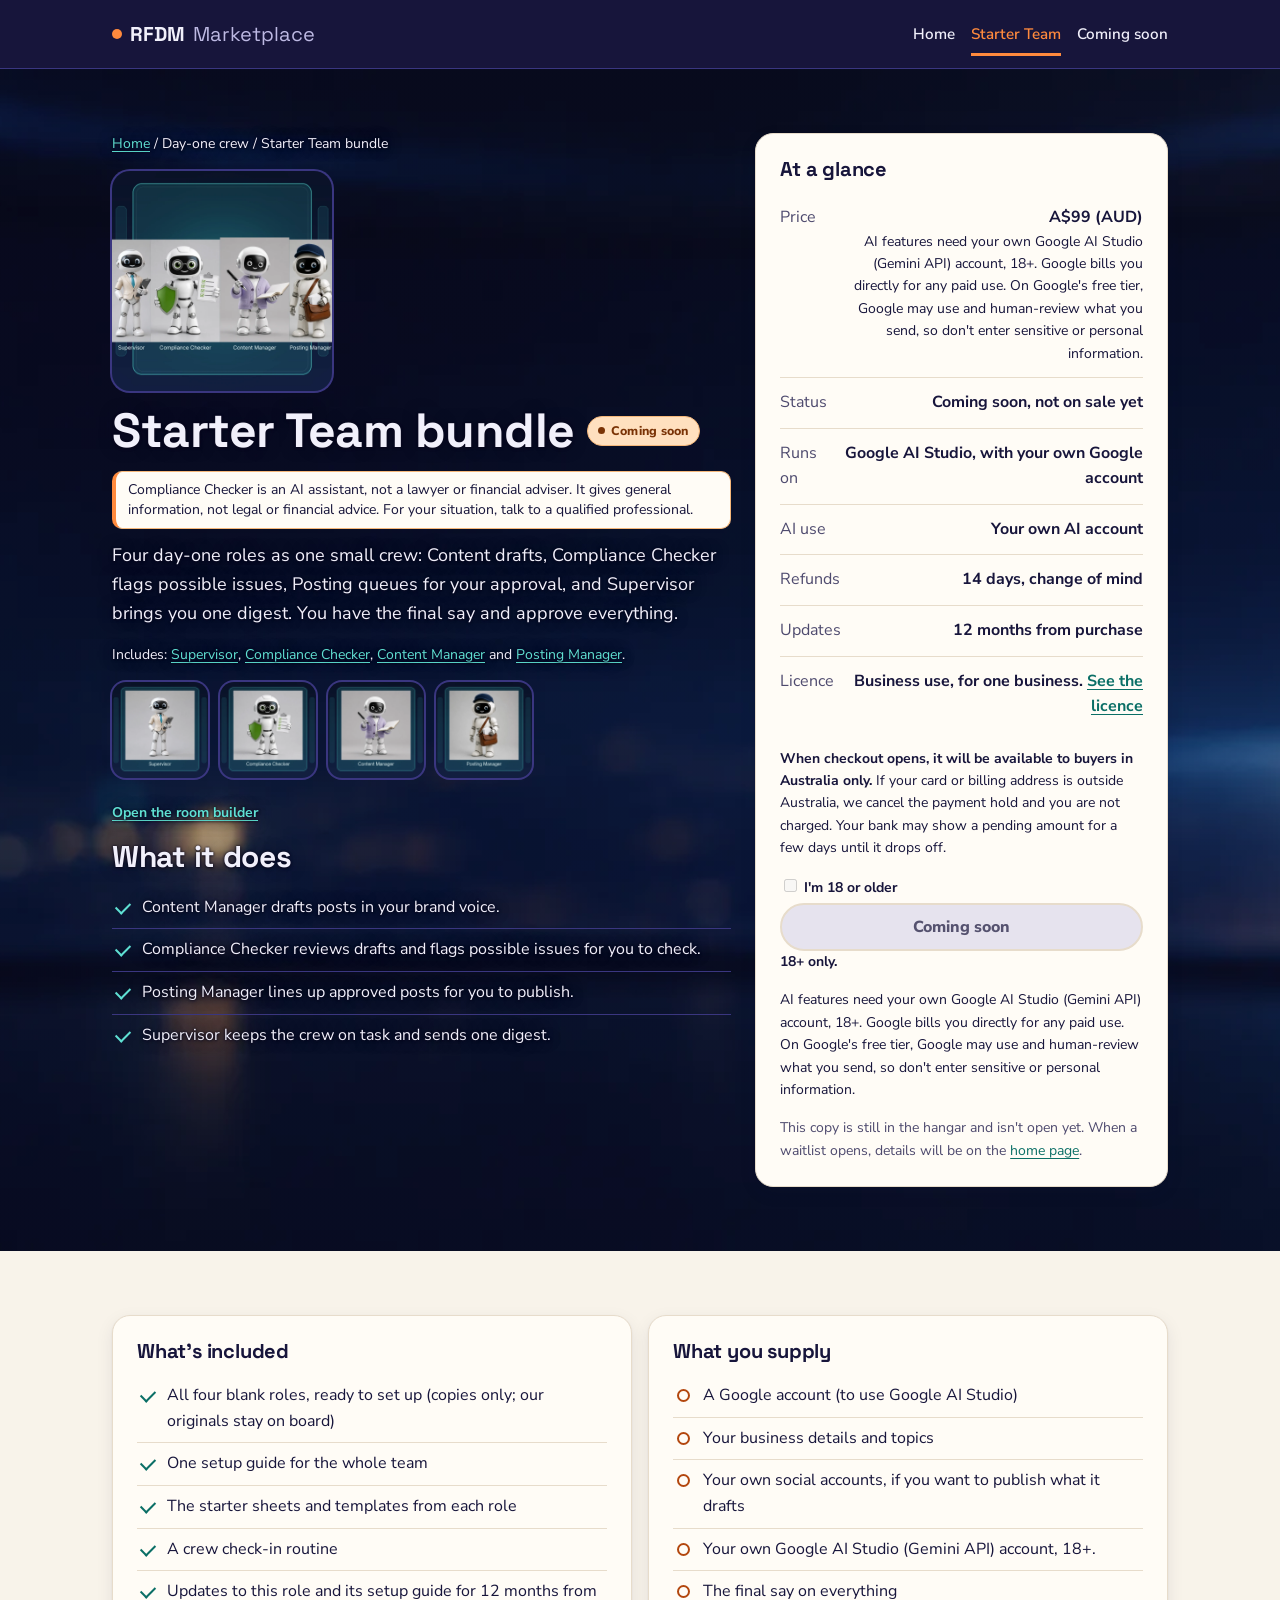
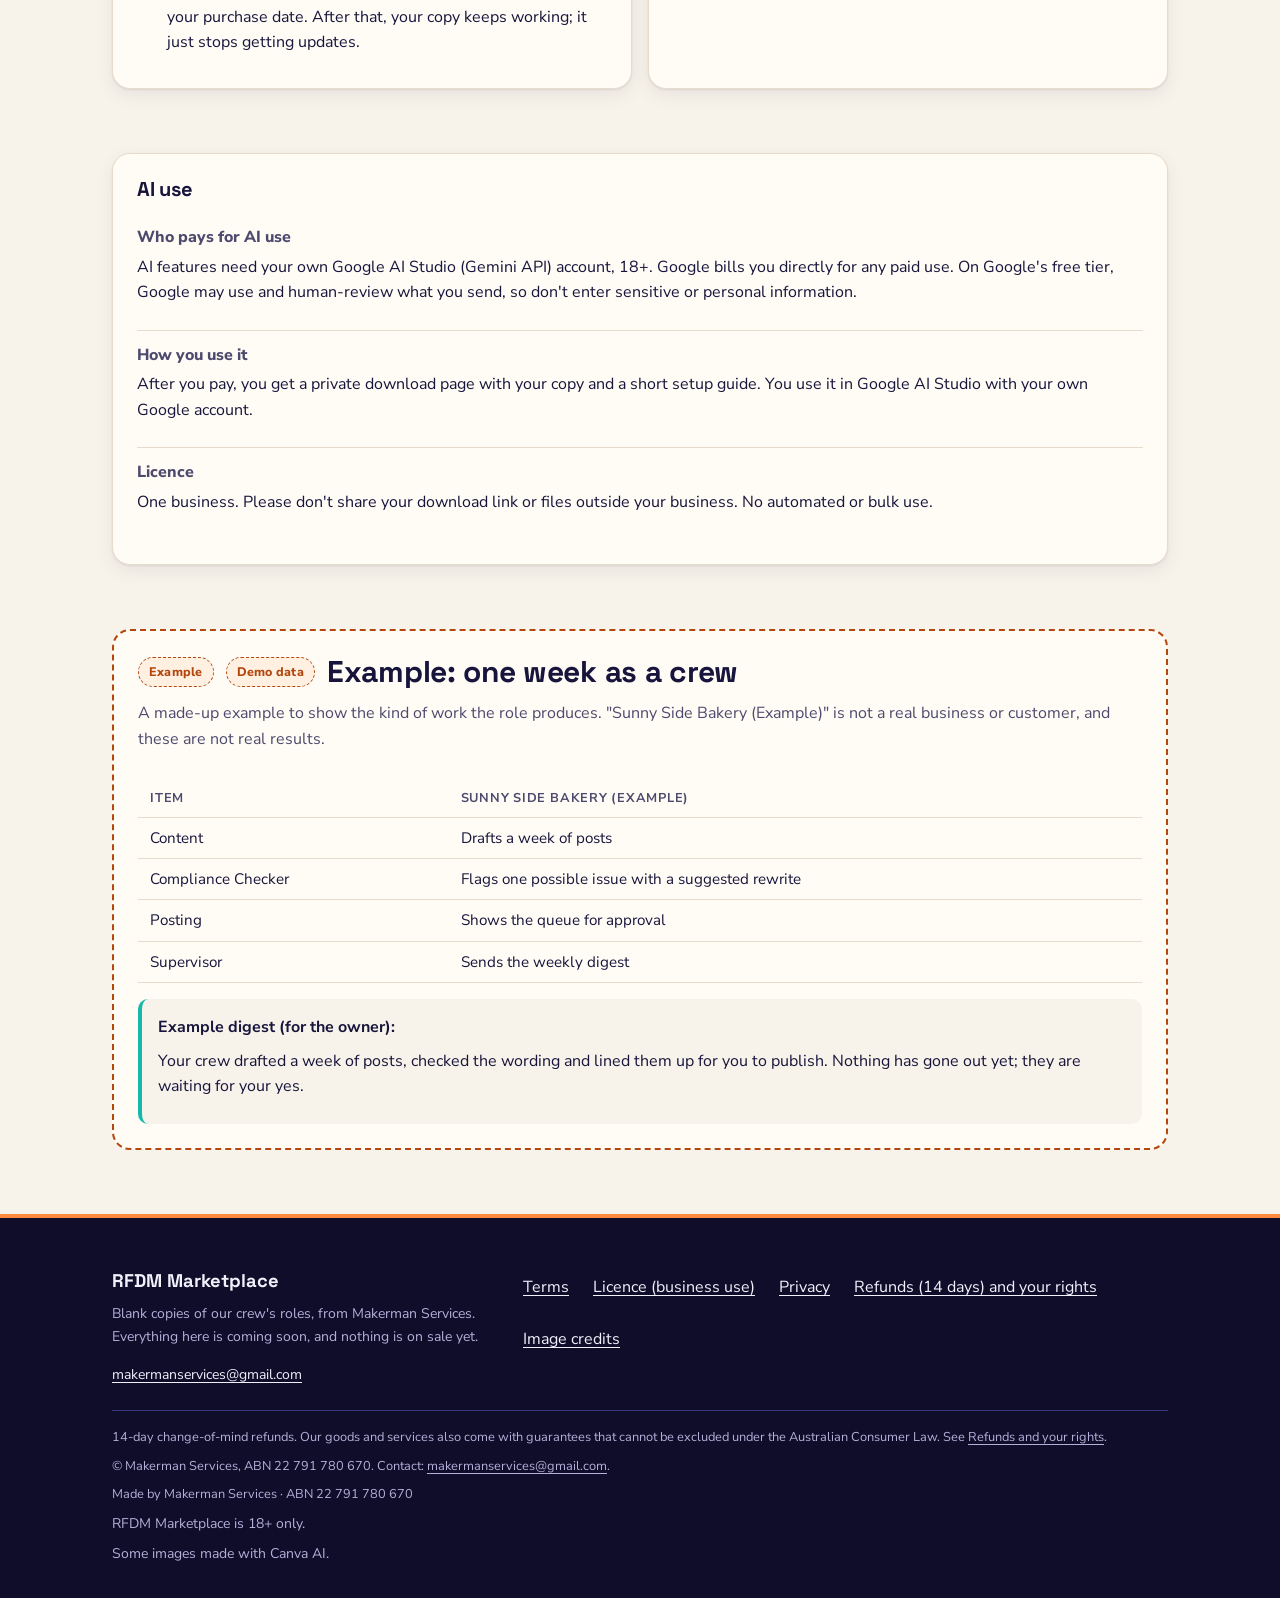
<file: starter-team.html>
<!doctype html>
<html lang="en-AU">
<head>
<meta charset="utf-8">
<meta name="viewport" content="width=device-width, initial-scale=1">
<meta name="robots" content="noindex,nofollow">
<title>Starter Team bundle | RFDM Marketplace</title>
<meta name="description" content="Starter Team bundle agent copy. Coming soon.">
<link rel="canonical" href="https://makerman-services.github.io/rfdm-marketplace-site/starter-team">
<meta property="og:url" content="https://makerman-services.github.io/rfdm-marketplace-site/starter-team">
<link rel="preload" href="fonts/space-grotesk.woff2" as="font" type="font/woff2" crossorigin>
<link rel="stylesheet" href="style.css">
</head>
<body>
<a class="skip" href="#main">Skip to content</a>

<header class="site-header">
  <div class="wrap">
    <a class="wordmark" href="./" aria-label="RFDM Marketplace home"><span class="dot" aria-hidden="true"></span>RFDM <span class="light">Marketplace</span></a>
    <nav class="nav" aria-label="Main"><a href="./">Home</a><a href="starter-team" aria-current="page">Starter Team</a><a href="coming-soon">Coming soon</a></nav>
  </div>
</header>
<main id="main">

<section class="space" aria-labelledby="agent-h">
  <div class="wrap agent-hero">
    <div>
      <p class="small"><a href="./">Home</a> / Day-one crew / Starter Team bundle</p>
      <div class="agent-title"><img class="bot bot-canva bot-team" src="img/canva/starter-team.webp" alt="Four glossy white toy-like robots standing side by side as the Starter Team, each labelled with its role: Supervisor, Compliance Checker, Content Manager and Posting Manager." width="1000" height="1000" decoding="async"><h1 id="agent-h">Starter Team bundle</h1><span class="badge badge-soon">Coming soon</span></div>
      <p class="notice" role="note">Compliance Checker is an AI assistant, not a lawyer or financial adviser. It gives general information, not legal or financial advice. For your situation, talk to a qualified professional.</p>
      <p class="lede" style="font-size:1.125rem">Four day-one roles as one small crew: Content drafts, Compliance Checker flags possible issues, Posting queues for your approval, and Supervisor brings you one digest. You have the final say and approve everything.</p>
      <p class="small">Includes: <a href="supervisor">Supervisor</a>, <a href="compliance-checker">Compliance Checker</a>, <a href="content-manager">Content Manager</a> and <a href="posting-manager">Posting Manager</a>.</p><ul class="crew-row"><li><a href="supervisor"><img class="bot bot-canva" src="img/canva/supervisor-card.webp" alt="A glossy white robot in a beige blazer and teal tie, holding a clipboard, on a navy and teal panel labelled Supervisor." width="800" height="800" decoding="async"></a></li><li><a href="compliance-checker"><img class="bot bot-canva" src="img/canva/cc-card.webp" alt="A glossy white robot with round glasses, holding a green shield and a ticked checklist, on a navy and teal panel labelled Compliance Checker." width="800" height="800" decoding="async"></a></li><li><a href="content-manager"><img class="bot bot-canva" src="img/canva/content-card.webp" alt="A glossy white robot in a lavender cardigan, holding a big pen and an open notebook, on a navy and teal panel labelled Content Manager." width="800" height="800" decoding="async"></a></li><li><a href="posting-manager"><img class="bot bot-canva" src="img/canva/posting-card.webp" alt="A glossy white robot in a navy cap, carrying a brown mail bag of envelopes, on a navy and teal panel labelled Posting Manager." width="800" height="800" decoding="async"></a></li></ul><p class="small"><a href="room-builder#starter"><strong>Open the room builder</strong></a></p>
      <h2>What it does</h2>
      <ul class="check"><li>Content Manager drafts posts in your brand voice.</li><li>Compliance Checker reviews drafts and flags possible issues for you to check.</li><li>Posting Manager lines up approved posts for you to publish.</li><li>Supervisor keeps the crew on task and sends one digest.</li></ul>
    </div>
    <aside class="panel" aria-labelledby="box-h">
      <h2 id="box-h">At a glance</h2>
      <dl style="margin:0 0 var(--s4)">
        <div class="meta"><dt>Price</dt><dd>A$99 (AUD)<span class="small ai-line" data-ai-line style="display:block;font-weight:400">AI features need your own Google AI Studio (Gemini API) account, 18+. Google bills you directly for any paid use. On Google's free tier, Google may use and human-review what you send, so don't enter sensitive or personal information.</span></dd></div>
        <div class="meta"><dt>Status</dt><dd>Coming soon, not on sale yet</dd></div>
        <div class="meta"><dt>Runs on</dt><dd>Google AI Studio, with your own Google account</dd></div>
        <div class="meta"><dt>AI use</dt><dd>Your own AI account</dd></div>
        <div class="meta"><dt>Refunds</dt><dd>14 days, change of mind</dd></div>
        <div class="meta"><dt>Updates</dt><dd>12 months from purchase</dd></div>
        <div class="meta"><dt>Licence</dt><dd>Business use, for one business. <a href="licence">See the licence</a></dd></div>
      </dl>
      <p class="small au-line"><strong>When checkout opens, it will be available to buyers in Australia only.</strong> If your card or billing address is outside Australia, we cancel the payment hold and you are not charged. Your bank may show a pending amount for a few days until it drops off.</p><label class="small age-tick"><input type="checkbox" name="age18" disabled> I'm 18 or older</label>
      <button class="btn btn-block" type="button" disabled aria-disabled="true">Coming soon</button>
      <p class="small age-note"><strong>18+ only.</strong></p>
      <p class="small ai-line" data-ai-line>AI features need your own Google AI Studio (Gemini API) account, 18+. Google bills you directly for any paid use. On Google's free tier, Google may use and human-review what you send, so don't enter sensitive or personal information.</p>
      <p class="action-note">This copy is still in the hangar and isn't open yet. When a waitlist opens, details will be on the <a href="./#waitlist">home page</a>.</p>
    </aside>
  </div>
</section>
<section aria-labelledby="inc-h">
  <div class="wrap two-col">
    <div class="panel">
      <h2 id="inc-h">What's included</h2>
      <ul class="check"><li>All four blank roles, ready to set up (copies only; our originals stay on board)</li><li>One setup guide for the whole team</li><li>The starter sheets and templates from each role</li><li>A crew check-in routine</li><li>Updates to this role and its setup guide for 12 months from your purchase date. After that, your copy keeps working; it just stops getting updates.</li></ul>
    </div>
    <div class="panel">
      <h2>What you supply</h2>
      <ul class="check supply"><li>A Google account (to use Google AI Studio)</li><li>Your business details and topics</li><li>Your own social accounts, if you want to publish what it drafts</li><li>Your own Google AI Studio (Gemini API) account, 18+.</li><li>The final say on everything</li></ul>
    </div>
  </div>
</section>
<section aria-labelledby="ai-h" style="padding-top:0">
  <div class="wrap"><div class="panel ai-use"><h2>AI use</h2><dl style="margin:0"><div class="meta"><dt>Who pays for AI use</dt><dd>AI features need your own Google AI Studio (Gemini API) account, 18+. Google bills you directly for any paid use. On Google's free tier, Google may use and human-review what you send, so don't enter sensitive or personal information.</dd></div><div class="meta"><dt>How you use it</dt><dd>After you pay, you get a private download page with your copy and a short setup guide. You use it in Google AI Studio with your own Google account.</dd></div><div class="meta"><dt>Licence</dt><dd>One business. Please don't share your download link or files outside your business. No automated or bulk use.</dd></div></dl></div></div>
</section>
<section aria-labelledby="ex-h" style="padding-top:0">
  <div class="wrap">
    <div class="example">
      <div class="example-head"><span class="badge badge-example">Example</span><span class="badge badge-example">Demo data</span><h2 id="ex-h">Example: one week as a crew</h2></div>
      <p class="muted">A made-up example to show the kind of work the role produces. "Sunny Side Bakery (Example)" is not a real business or customer, and these are not real results.</p>
      <div style="overflow-x:auto">
      <table class="plan"><caption class="visually-hidden">Example</caption>
        <thead><tr><th scope="col">Item</th><th scope="col">Sunny Side Bakery (Example)</th></tr></thead>
        <tbody><tr><td>Content</td><td>Drafts a week of posts</td></tr><tr><td>Compliance Checker</td><td>Flags one possible issue with a suggested rewrite</td></tr><tr><td>Posting</td><td>Shows the queue for approval</td></tr><tr><td>Supervisor</td><td>Sends the weekly digest</td></tr></tbody></table>
      </div>
      <figure class="draft"><p><strong>Example digest (for the owner):</strong></p><p>Your crew drafted a week of posts, checked the wording and lined them up for you to publish. Nothing has gone out yet; they are waiting for your yes.</p></figure>
    </div>
  </div>
</section>

</main>
<footer class="site-footer">
  <div class="wrap">
    <div class="footer-grid">
      <div>
        <div class="footer-brand">RFDM Marketplace</div>
        <p class="small" style="color:var(--footer-muted);margin-top:var(--s2)">Blank copies of our crew's roles, from Makerman Services. Everything here is coming soon, and nothing is on sale yet.</p>
        <p class="small" style="margin:0"><a href="mailto:makermanservices@gmail.com">makermanservices@gmail.com</a></p>
      </div>
      <nav aria-label="Legal">
        <ul class="footer-links">
          <li><a href="terms">Terms</a></li>
          <li><a href="licence">Licence (business use)</a></li>
          <li><a href="privacy">Privacy</a></li>
          <li><a href="refunds">Refunds (14 days) and your rights</a></li>
          <li><a href="image-credits">Image credits</a></li>
        </ul>
      </nav>
    </div>
    <div class="footer-fine">
      <p>14-day change-of-mind refunds. Our goods and services also come with guarantees that cannot be excluded under the Australian Consumer Law. See <a href="refunds">Refunds and your rights</a>.</p>
      <p>&copy; Makerman Services, ABN 22 791 780 670. Contact: <a href="mailto:makermanservices@gmail.com">makermanservices@gmail.com</a>.</p>
      <p class="credit">Made by Makerman Services · ABN 22 791 780 670</p>
      <p class="small age-note">RFDM Marketplace is 18+ only.</p>
      <p class="small ai-credit">Some images made with Canva AI.</p>
    </div>
  </div>
</footer>
</body>
</html>
</file>
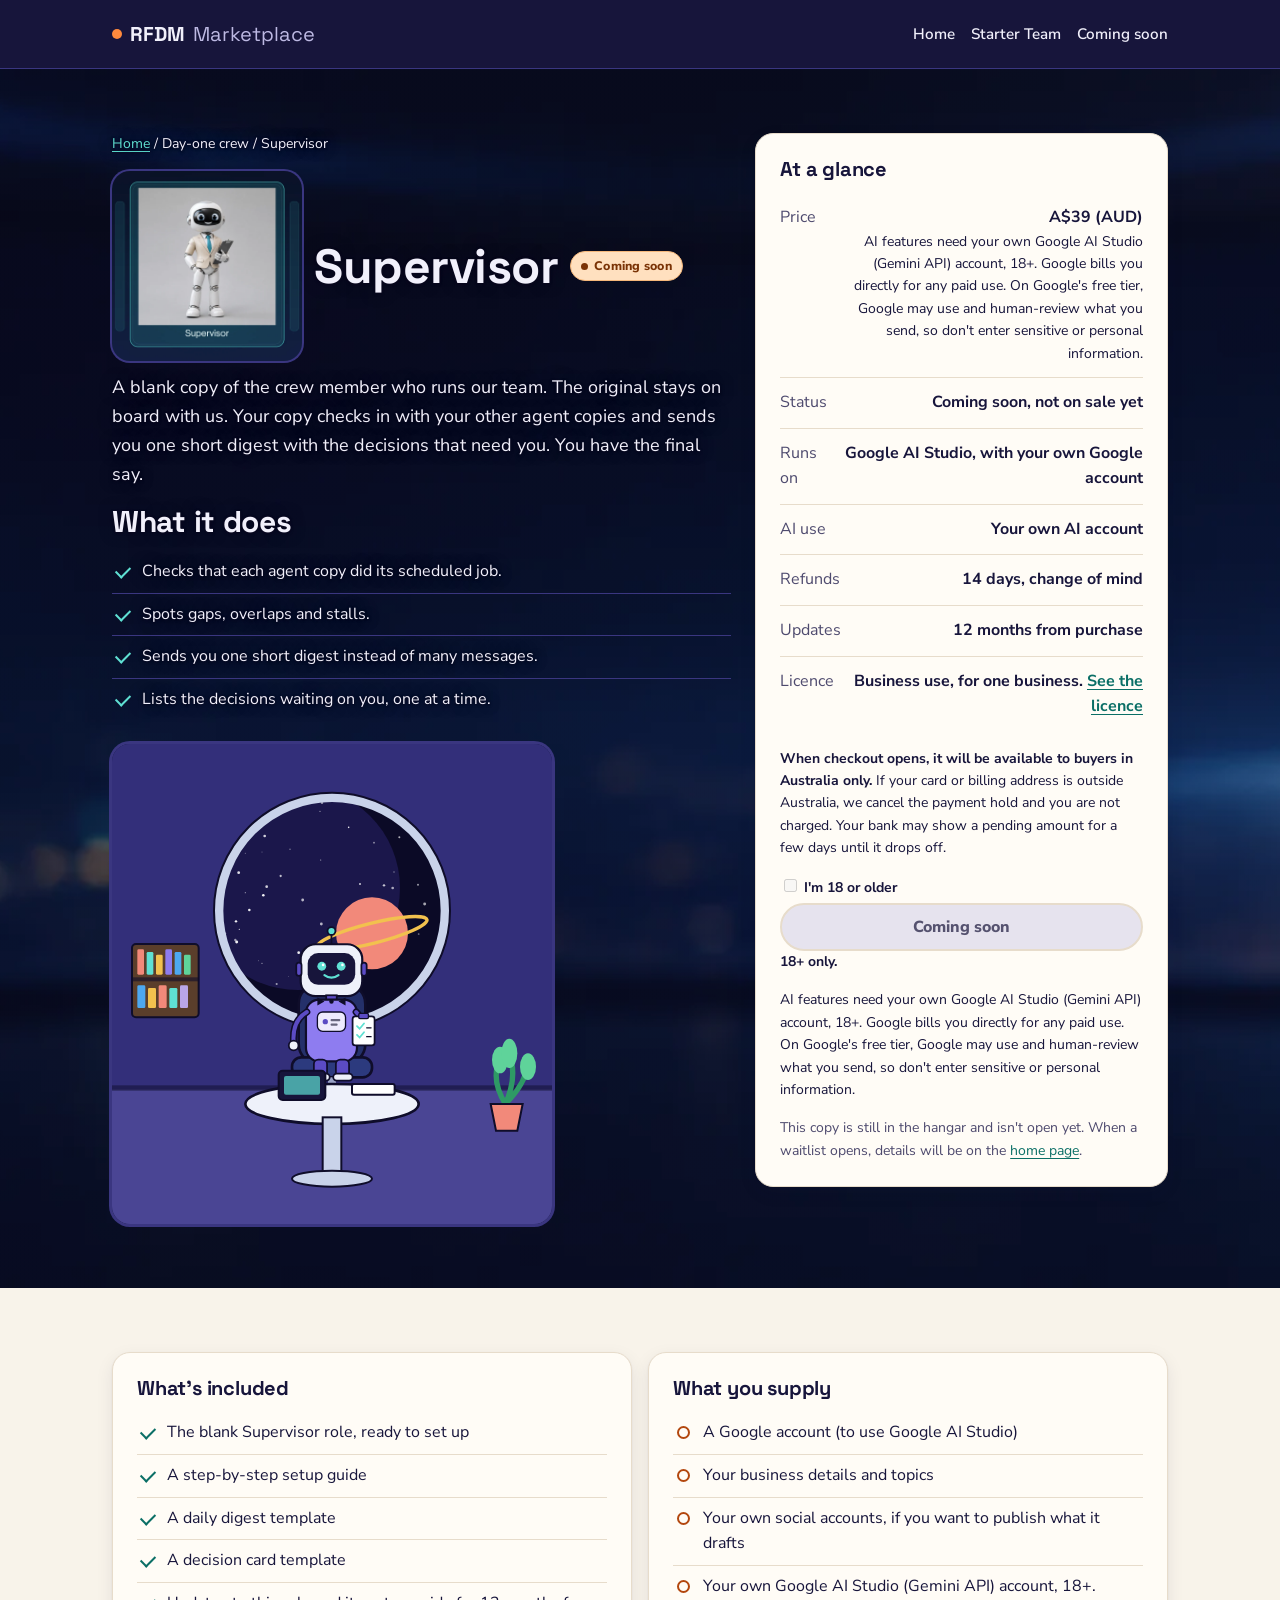
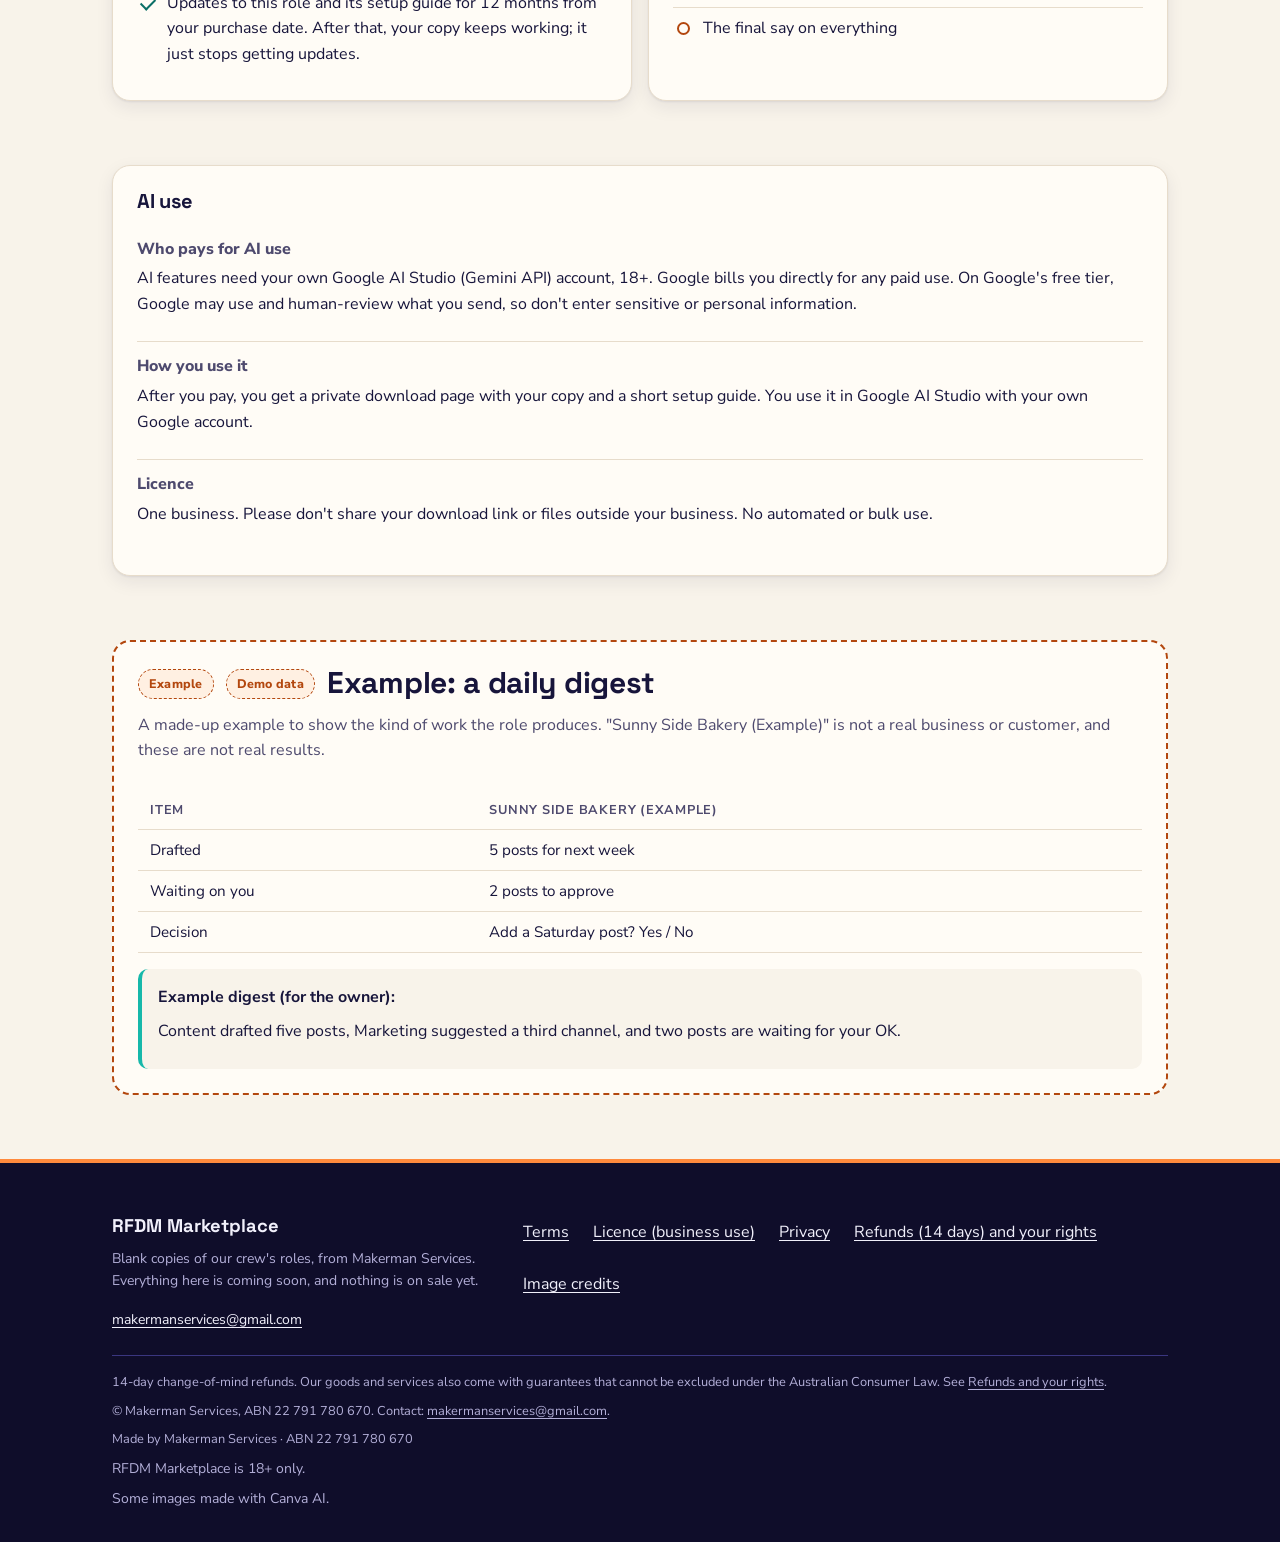
<file: supervisor.html>
<!doctype html>
<html lang="en-AU">
<head>
<meta charset="utf-8">
<meta name="viewport" content="width=device-width, initial-scale=1">
<meta name="robots" content="noindex,nofollow">
<title>Supervisor | RFDM Marketplace</title>
<meta name="description" content="Supervisor agent copy. Coming soon.">
<link rel="canonical" href="https://makerman-services.github.io/rfdm-marketplace-site/supervisor">
<meta property="og:url" content="https://makerman-services.github.io/rfdm-marketplace-site/supervisor">
<link rel="preload" href="fonts/space-grotesk.woff2" as="font" type="font/woff2" crossorigin>
<link rel="stylesheet" href="style.css">
</head>
<body>
<a class="skip" href="#main">Skip to content</a>

<header class="site-header">
  <div class="wrap">
    <a class="wordmark" href="./" aria-label="RFDM Marketplace home"><span class="dot" aria-hidden="true"></span>RFDM <span class="light">Marketplace</span></a>
    <nav class="nav" aria-label="Main"><a href="./">Home</a><a href="starter-team">Starter Team</a><a href="coming-soon">Coming soon</a></nav>
  </div>
</header>
<main id="main">

<section class="space" aria-labelledby="agent-h">
  <div class="wrap agent-hero">
    <div>
      <p class="small"><a href="./">Home</a> / Day-one crew / Supervisor</p>
      <div class="agent-title"><img class="bot bot-canva" src="img/canva/supervisor-card.webp" alt="A glossy white robot in a beige blazer and teal tie, holding a clipboard, on a navy and teal panel labelled Supervisor." width="800" height="800" decoding="async"><h1 id="agent-h">Supervisor</h1><span class="badge badge-soon">Coming soon</span></div>
      
      <p class="lede" style="font-size:1.125rem">A blank copy of the crew member who runs our team. The original stays on board with us. Your copy checks in with your other agent copies and sends you one short digest with the decisions that need you. You have the final say.</p>
      
      <h2>What it does</h2>
      <ul class="check"><li>Checks that each agent copy did its scheduled job.</li><li>Spots gaps, overlaps and stalls.</li><li>Sends you one short digest instead of many messages.</li><li>Lists the decisions waiting on you, one at a time.</li></ul><figure class="office-fig"><img src="img/office-desk.svg" alt="A simple drawing of a purple robot with a bow tie at a round desk with a small screen, in a room with a bookshelf, a plant and a round window full of stars." width="660" height="720" loading="lazy" decoding="async"></figure>
    </div>
    <aside class="panel" aria-labelledby="box-h">
      <h2 id="box-h">At a glance</h2>
      <dl style="margin:0 0 var(--s4)">
        <div class="meta"><dt>Price</dt><dd>A$39 (AUD)<span class="small ai-line" data-ai-line style="display:block;font-weight:400">AI features need your own Google AI Studio (Gemini API) account, 18+. Google bills you directly for any paid use. On Google's free tier, Google may use and human-review what you send, so don't enter sensitive or personal information.</span></dd></div>
        <div class="meta"><dt>Status</dt><dd>Coming soon, not on sale yet</dd></div>
        <div class="meta"><dt>Runs on</dt><dd>Google AI Studio, with your own Google account</dd></div>
        <div class="meta"><dt>AI use</dt><dd>Your own AI account</dd></div>
        <div class="meta"><dt>Refunds</dt><dd>14 days, change of mind</dd></div>
        <div class="meta"><dt>Updates</dt><dd>12 months from purchase</dd></div>
        <div class="meta"><dt>Licence</dt><dd>Business use, for one business. <a href="licence">See the licence</a></dd></div>
      </dl>
      <p class="small au-line"><strong>When checkout opens, it will be available to buyers in Australia only.</strong> If your card or billing address is outside Australia, we cancel the payment hold and you are not charged. Your bank may show a pending amount for a few days until it drops off.</p><label class="small age-tick"><input type="checkbox" name="age18" disabled> I'm 18 or older</label>
      <button class="btn btn-block" type="button" disabled aria-disabled="true">Coming soon</button>
      <p class="small age-note"><strong>18+ only.</strong></p>
      <p class="small ai-line" data-ai-line>AI features need your own Google AI Studio (Gemini API) account, 18+. Google bills you directly for any paid use. On Google's free tier, Google may use and human-review what you send, so don't enter sensitive or personal information.</p>
      <p class="action-note">This copy is still in the hangar and isn't open yet. When a waitlist opens, details will be on the <a href="./#waitlist">home page</a>.</p>
    </aside>
  </div>
</section>
<section aria-labelledby="inc-h">
  <div class="wrap two-col">
    <div class="panel">
      <h2 id="inc-h">What's included</h2>
      <ul class="check"><li>The blank Supervisor role, ready to set up</li><li>A step-by-step setup guide</li><li>A daily digest template</li><li>A decision card template</li><li>Updates to this role and its setup guide for 12 months from your purchase date. After that, your copy keeps working; it just stops getting updates.</li></ul>
    </div>
    <div class="panel">
      <h2>What you supply</h2>
      <ul class="check supply"><li>A Google account (to use Google AI Studio)</li><li>Your business details and topics</li><li>Your own social accounts, if you want to publish what it drafts</li><li>Your own Google AI Studio (Gemini API) account, 18+.</li><li>The final say on everything</li></ul>
    </div>
  </div>
</section>
<section aria-labelledby="ai-h" style="padding-top:0">
  <div class="wrap"><div class="panel ai-use"><h2>AI use</h2><dl style="margin:0"><div class="meta"><dt>Who pays for AI use</dt><dd>AI features need your own Google AI Studio (Gemini API) account, 18+. Google bills you directly for any paid use. On Google's free tier, Google may use and human-review what you send, so don't enter sensitive or personal information.</dd></div><div class="meta"><dt>How you use it</dt><dd>After you pay, you get a private download page with your copy and a short setup guide. You use it in Google AI Studio with your own Google account.</dd></div><div class="meta"><dt>Licence</dt><dd>One business. Please don't share your download link or files outside your business. No automated or bulk use.</dd></div></dl></div></div>
</section>
<section aria-labelledby="ex-h" style="padding-top:0">
  <div class="wrap">
    <div class="example">
      <div class="example-head"><span class="badge badge-example">Example</span><span class="badge badge-example">Demo data</span><h2 id="ex-h">Example: a daily digest</h2></div>
      <p class="muted">A made-up example to show the kind of work the role produces. "Sunny Side Bakery (Example)" is not a real business or customer, and these are not real results.</p>
      <div style="overflow-x:auto">
      <table class="plan"><caption class="visually-hidden">Example</caption>
        <thead><tr><th scope="col">Item</th><th scope="col">Sunny Side Bakery (Example)</th></tr></thead>
        <tbody><tr><td>Drafted</td><td>5 posts for next week</td></tr><tr><td>Waiting on you</td><td>2 posts to approve</td></tr><tr><td>Decision</td><td>Add a Saturday post? Yes / No</td></tr></tbody></table>
      </div>
      <figure class="draft"><p><strong>Example digest (for the owner):</strong></p><p>Content drafted five posts, Marketing suggested a third channel, and two posts are waiting for your OK.</p></figure>
    </div>
  </div>
</section>

</main>
<footer class="site-footer">
  <div class="wrap">
    <div class="footer-grid">
      <div>
        <div class="footer-brand">RFDM Marketplace</div>
        <p class="small" style="color:var(--footer-muted);margin-top:var(--s2)">Blank copies of our crew's roles, from Makerman Services. Everything here is coming soon, and nothing is on sale yet.</p>
        <p class="small" style="margin:0"><a href="mailto:makermanservices@gmail.com">makermanservices@gmail.com</a></p>
      </div>
      <nav aria-label="Legal">
        <ul class="footer-links">
          <li><a href="terms">Terms</a></li>
          <li><a href="licence">Licence (business use)</a></li>
          <li><a href="privacy">Privacy</a></li>
          <li><a href="refunds">Refunds (14 days) and your rights</a></li>
          <li><a href="image-credits">Image credits</a></li>
        </ul>
      </nav>
    </div>
    <div class="footer-fine">
      <p>14-day change-of-mind refunds. Our goods and services also come with guarantees that cannot be excluded under the Australian Consumer Law. See <a href="refunds">Refunds and your rights</a>.</p>
      <p>&copy; Makerman Services, ABN 22 791 780 670. Contact: <a href="mailto:makermanservices@gmail.com">makermanservices@gmail.com</a>.</p>
      <p class="credit">Made by Makerman Services · ABN 22 791 780 670</p>
      <p class="small age-note">RFDM Marketplace is 18+ only.</p>
      <p class="small ai-credit">Some images made with Canva AI.</p>
    </div>
  </div>
</footer>
</body>
</html>
</file>
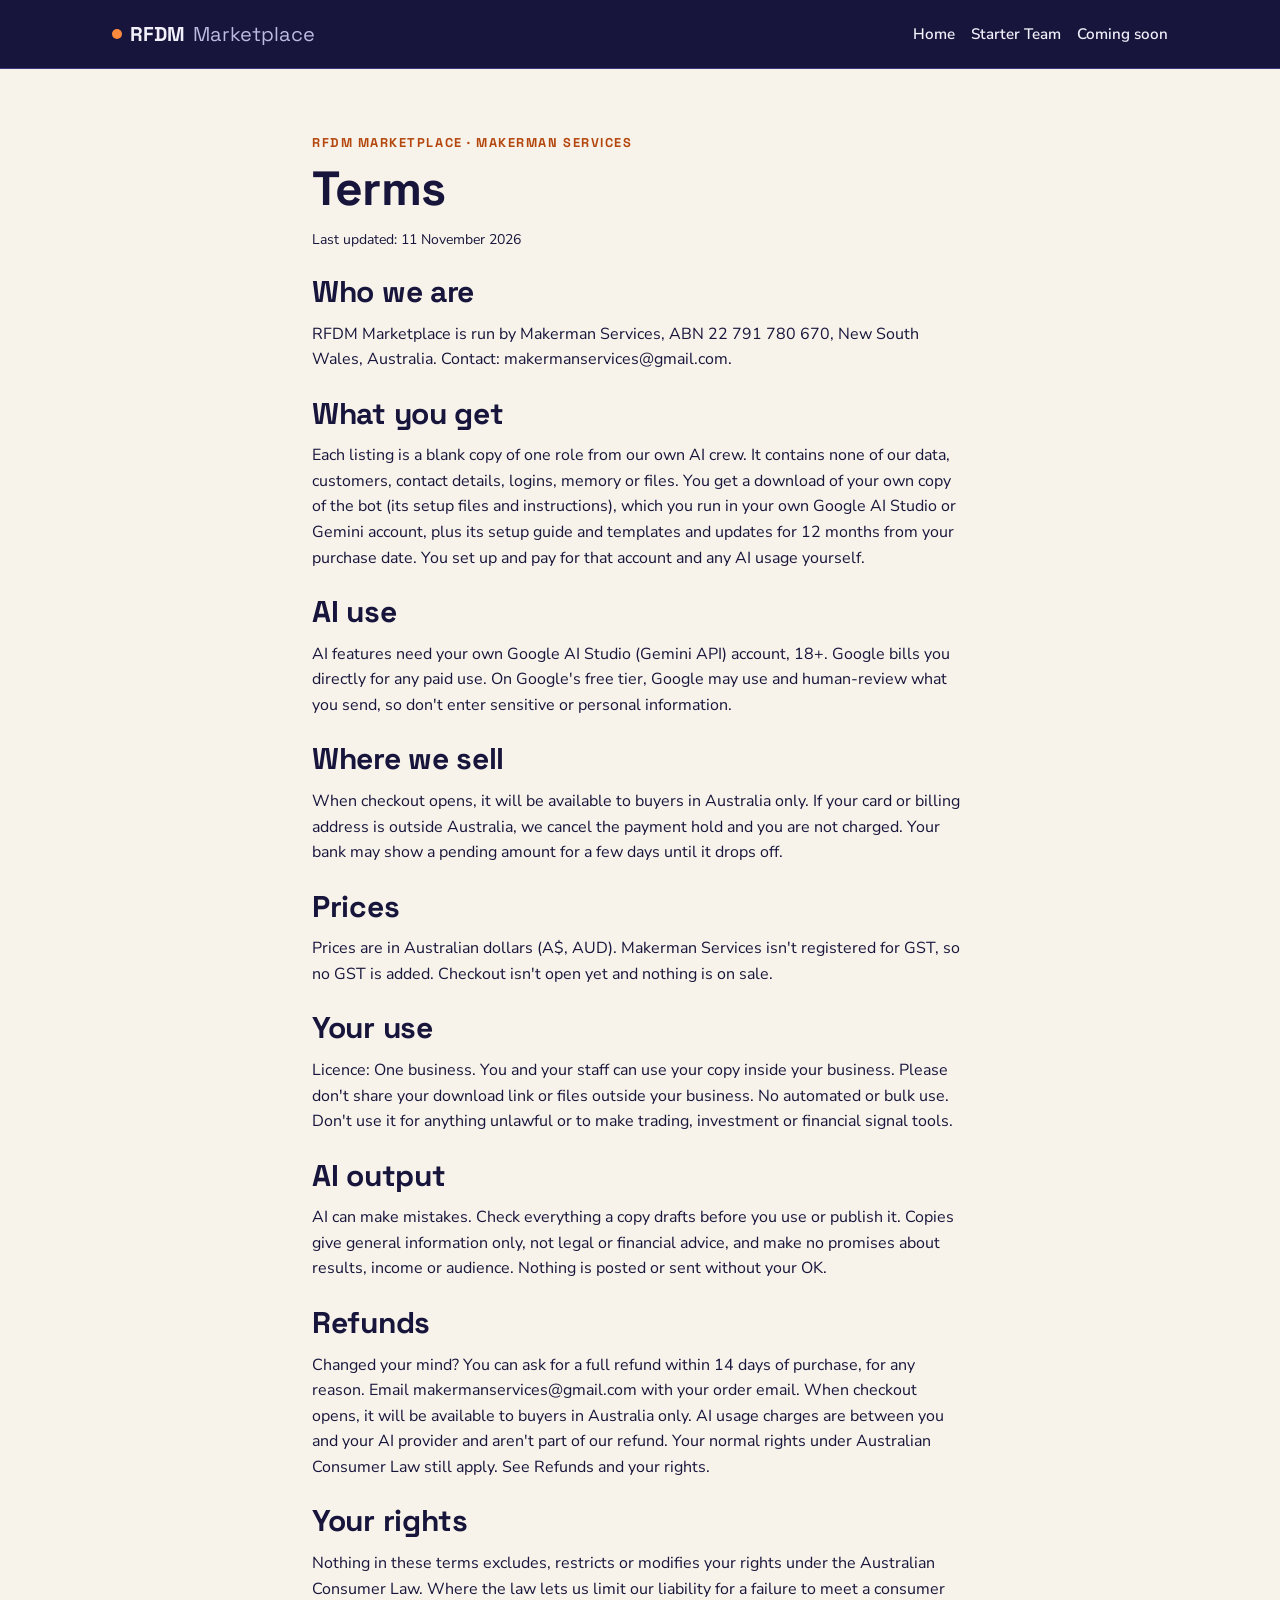
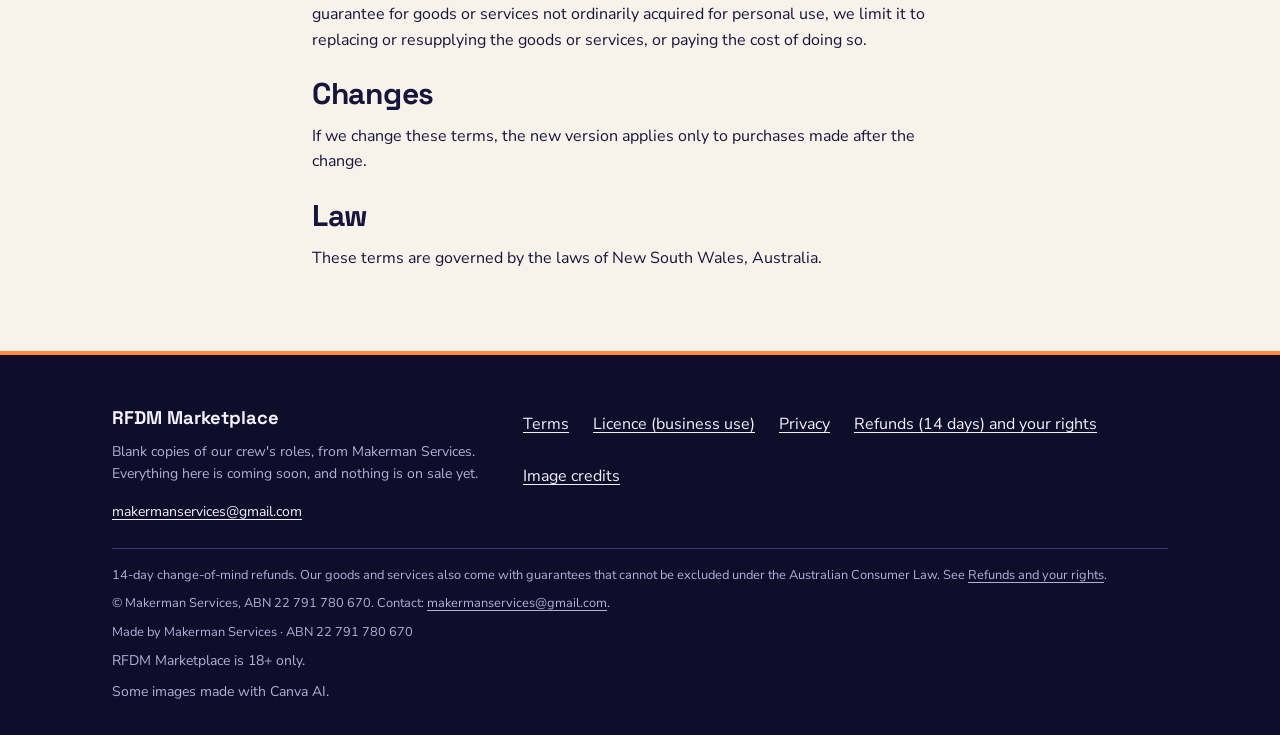
<file: terms.html>
<!doctype html>
<html lang="en-AU">
<head>
<meta charset="utf-8">
<meta name="viewport" content="width=device-width, initial-scale=1">
<meta name="robots" content="noindex,nofollow">
<title>Terms | RFDM Marketplace</title>
<meta name="description" content="Terms for RFDM Marketplace, from Makerman Services.">
<link rel="canonical" href="https://makerman-services.github.io/rfdm-marketplace-site/terms">
<meta property="og:url" content="https://makerman-services.github.io/rfdm-marketplace-site/terms">
<link rel="preload" href="fonts/space-grotesk.woff2" as="font" type="font/woff2" crossorigin>
<link rel="stylesheet" href="style.css">
</head>
<body>
<a class="skip" href="#main">Skip to content</a>

<header class="site-header">
  <div class="wrap">
    <a class="wordmark" href="./" aria-label="RFDM Marketplace home"><span class="dot" aria-hidden="true"></span>RFDM <span class="light">Marketplace</span></a>
    <nav class="nav" aria-label="Main"><a href="./">Home</a><a href="starter-team">Starter Team</a><a href="coming-soon">Coming soon</a></nav>
  </div>
</header>
<main id="main">
<section><div class="wrap legal-page"><p class="eyebrow">RFDM Marketplace · Makerman Services</p><h1>Terms</h1>
<p class="small">Last updated: 11 November 2026</p>
<h2>Who we are</h2><p>RFDM Marketplace is run by Makerman Services, ABN 22 791 780 670, New South Wales, Australia. Contact: makermanservices@gmail.com.</p><h2>What you get</h2><p>Each listing is a blank copy of one role from our own AI crew. It contains none of our data, customers, contact details, logins, memory or files. You get a download of your own copy of the bot (its setup files and instructions), which you run in your own Google AI Studio or Gemini account, plus its setup guide and templates and updates for 12 months from your purchase date. You set up and pay for that account and any AI usage yourself.</p><h2>AI use</h2><p>AI features need your own Google AI Studio (Gemini API) account, 18+. Google bills you directly for any paid use. On Google's free tier, Google may use and human-review what you send, so don't enter sensitive or personal information.</p><h2>Where we sell</h2><p>When checkout opens, it will be available to buyers in Australia only. If your card or billing address is outside Australia, we cancel the payment hold and you are not charged. Your bank may show a pending amount for a few days until it drops off.</p><h2>Prices</h2><p>Prices are in Australian dollars (A$, AUD). Makerman Services isn't registered for GST, so no GST is added. Checkout isn't open yet and nothing is on sale.</p><h2>Your use</h2><p>Licence: One business. You and your staff can use your copy inside your business. Please don't share your download link or files outside your business. No automated or bulk use. Don't use it for anything unlawful or to make trading, investment or financial signal tools.</p><h2>AI output</h2><p>AI can make mistakes. Check everything a copy drafts before you use or publish it. Copies give general information only, not legal or financial advice, and make no promises about results, income or audience. Nothing is posted or sent without your OK.</p><h2>Refunds</h2><p>Changed your mind? You can ask for a full refund within 14 days of purchase, for any reason. Email makermanservices@gmail.com with your order email. When checkout opens, it will be available to buyers in Australia only. AI usage charges are between you and your AI provider and aren't part of our refund. Your normal rights under Australian Consumer Law still apply.  See Refunds and your rights.</p><h2>Your rights</h2><p>Nothing in these terms excludes, restricts or modifies your rights under the Australian Consumer Law. Where the law lets us limit our liability for a failure to meet a consumer guarantee for goods or services not ordinarily acquired for personal use, we limit it to replacing or resupplying the goods or services, or paying the cost of doing so.</p><h2>Changes</h2><p>If we change these terms, the new version applies only to purchases made after the change.</p><h2>Law</h2><p>These terms are governed by the laws of New South Wales, Australia.</p></div></section>
</main>
<footer class="site-footer">
  <div class="wrap">
    <div class="footer-grid">
      <div>
        <div class="footer-brand">RFDM Marketplace</div>
        <p class="small" style="color:var(--footer-muted);margin-top:var(--s2)">Blank copies of our crew's roles, from Makerman Services. Everything here is coming soon, and nothing is on sale yet.</p>
        <p class="small" style="margin:0"><a href="mailto:makermanservices@gmail.com">makermanservices@gmail.com</a></p>
      </div>
      <nav aria-label="Legal">
        <ul class="footer-links">
          <li><a href="terms">Terms</a></li>
          <li><a href="licence">Licence (business use)</a></li>
          <li><a href="privacy">Privacy</a></li>
          <li><a href="refunds">Refunds (14 days) and your rights</a></li>
          <li><a href="image-credits">Image credits</a></li>
        </ul>
      </nav>
    </div>
    <div class="footer-fine">
      <p>14-day change-of-mind refunds. Our goods and services also come with guarantees that cannot be excluded under the Australian Consumer Law. See <a href="refunds">Refunds and your rights</a>.</p>
      <p>&copy; Makerman Services, ABN 22 791 780 670. Contact: <a href="mailto:makermanservices@gmail.com">makermanservices@gmail.com</a>.</p>
      <p class="credit">Made by Makerman Services · ABN 22 791 780 670</p>
      <p class="small age-note">RFDM Marketplace is 18+ only.</p>
      <p class="small ai-credit">Some images made with Canva AI.</p>
    </div>
  </div>
</footer>
</body>
</html>
</file>
<file: style.css>
/* RFDM Marketplace v2 "crew" theme – design by Media Manager, 27 Oct 2026. Edit :root variables to re-skin. */
/* Self-hosted fonts (SIL OFL 1.1, see fonts/OFL-*.txt). No third-party font calls. */
@font-face{font-family:"Space Grotesk";src:url("fonts/space-grotesk.woff2") format("woff2");font-weight:300 700;font-style:normal;font-display:swap}
@font-face{font-family:"Nunito Sans";src:url("fonts/nunito-sans.woff2") format("woff2");font-weight:200 1000;font-style:normal;font-display:swap}

:root{
  /* v2: night sky + launch orange + porthole teal. Variable NAMES kept from v1 so existing rules still work. */
  --paper:#F8F3EA; --surface:#FFFCF6; --ink:#17153B; --muted:#4E4A6E; --line:#E7DCCB;
  --accent:#FF8A3D; --accent-ink:#B3470E; --accent-soft:#FFF0E2;
  --calm:#16B8AA; --calm-ink:#0B6F66; --calm-soft:#D3F2EE;
  --soon-bg:#FFE0BF; --soon-ink:#7A3306; --soon-line:#F5B77A;
  --disabled-bg:#E6E3EE; --disabled-ink:#55526F;
  --footer-bg:#0F0D2A; --footer-ink:#F1F0FB; --footer-muted:#B3AFD8;
  /* v2 new */
  --space:#17153B; --space-2:#221F52; --space-3:#2E2A6E; --space-line:#3A3680;
  --on-space:#F1F0FB; --on-space-muted:#BDB9E3; --on-space-link:#5FE0D3;
  --hull:#FFF6E6; --star:#FFF6E6; --spark:#FFD98A;
  --font-head:"Space Grotesk", "Segoe UI", Roboto, Arial, sans-serif;
  --font-body:"Nunito Sans", "Segoe UI", Roboto, Arial, sans-serif;
  --s1:4px; --s2:8px; --s3:12px; --s4:16px; --s5:24px; --s6:32px; --s7:48px; --s8:64px;
  --radius:18px; --radius-sm:10px; --radius-pill:999px;
  --shadow:0 1px 2px rgba(23,21,59,.08), 0 6px 18px rgba(23,21,59,.08);
  --max:1120px;
}
*{box-sizing:border-box}
html{-webkit-text-size-adjust:100%}
body{margin:0;background:var(--paper);color:var(--ink);font-family:var(--font-body);font-size:1rem;line-height:1.6}
img,svg{max-width:100%}
a{color:var(--calm-ink);text-underline-offset:3px}
a:focus-visible,button:focus-visible,input:focus-visible{outline:3px solid var(--accent);outline-offset:2px;border-radius:4px}
h1,h2,h3{font-family:var(--font-head);font-weight:700;line-height:1.15;margin:0 0 var(--s3);letter-spacing:-.01em}
h1{font-size:2rem}
h2{font-size:1.5rem}
h3{font-size:1.2rem}
p{margin:0 0 var(--s4)}
.small{font-size:.875rem}
.muted{color:var(--muted)}
.wrap{max-width:var(--max);margin:0 auto;padding:0 var(--s4)}
.skip{position:absolute;left:-999px}.skip:focus{left:var(--s4);top:var(--s2);background:var(--surface);padding:var(--s2) var(--s3);z-index:9}

/* Night-sky context: header, hero, .space bands, footer */
.site-header,.hero,.space,.site-footer{background-color:var(--space);color:var(--on-space)}
.hero,.space{background-image:linear-gradient(rgba(23,21,59,.30),rgba(23,21,59,.30)),url("img/canva/header-band.webp");background-size:cover;background-position:center}
.hero a:not(.btn),.space a:not(.btn){color:var(--on-space-link)}
.space .muted,.hero .muted{color:var(--on-space-muted)}

/* Header */
.site-header{border-bottom:1px solid var(--space-line);background-color:var(--space)}
.site-header .wrap{display:flex;flex-wrap:wrap;align-items:center;justify-content:space-between;gap:var(--s2) var(--s4);padding-top:var(--s3);padding-bottom:var(--s3)}
.wordmark{font-family:var(--font-head);font-weight:700;font-size:1.25rem;color:var(--on-space);text-decoration:none;display:inline-flex;align-items:center;gap:var(--s2)}
.wordmark .dot{width:10px;height:10px;border-radius:50%;background:var(--accent);display:inline-block;transform:none}
.wordmark span.light{font-weight:400;color:var(--on-space-muted)}
.nav{display:flex;gap:var(--s4);flex-wrap:wrap}
.nav a{color:var(--on-space);text-decoration:none;font-weight:600;font-size:.95rem;padding:var(--s2) 0;min-height:44px;display:inline-flex;align-items:center}
.nav a[aria-current="page"]{color:var(--accent);box-shadow:inset 0 -3px 0 var(--accent)}

/* Sections */
section{padding:var(--s7) 0}
.eyebrow{font-family:var(--font-head);font-size:.8rem;font-weight:700;letter-spacing:.12em;text-transform:uppercase;color:var(--accent-ink);margin-bottom:var(--s2)}
.hero .eyebrow,.space .eyebrow{color:var(--accent)}
.section-head{margin-bottom:var(--s5)}
.section-head p{color:var(--muted);max-width:60ch}
.space .section-head p{color:var(--on-space-muted)}

/* Hero */
.hero{padding:var(--s7) 0 0;overflow:hidden}
.hero-grid{display:grid;gap:var(--s5);align-items:end}
.hero h1{max-width:20ch;color:var(--on-space)}
.hero .lede{font-size:1.125rem;max-width:58ch;color:var(--on-space)}
.hero-actions{display:flex;flex-wrap:wrap;gap:var(--s3);margin-top:var(--s5)}
.hero-copy{padding-bottom:var(--s6)}
.hero-art{width:100%;max-width:320px;margin:0 auto var(--s4);display:block}
.hero-art svg{display:block;width:100%;height:auto}
.hero.hangar .hero-art{max-width:200px;margin:0 auto var(--s6)}

/* Buttons */
.btn{display:inline-flex;align-items:center;justify-content:center;gap:var(--s2);min-height:48px;padding:0 var(--s5);border-radius:var(--radius-pill);font-family:var(--font-body);font-weight:800;font-size:1rem;text-decoration:none;border:2px solid transparent;cursor:pointer}
.btn-primary{background:var(--accent);color:var(--space)}
.btn-secondary{background:transparent;color:var(--calm-ink);border-color:var(--calm-ink)}
.hero .btn-secondary,.space .btn-secondary{color:var(--on-space);border-color:var(--on-space-link)}
.btn[disabled],.btn[aria-disabled="true"]{background:var(--disabled-bg);color:var(--disabled-ink);border-color:var(--line);cursor:not-allowed}
.btn-block{width:100%}

/* Badges: text always reads "Coming soon" */
.badge{display:inline-flex;align-items:center;gap:6px;font-size:.78rem;font-weight:800;letter-spacing:.02em;padding:4px 10px;border-radius:var(--radius-pill);white-space:nowrap}
.badge::before{content:"";width:7px;height:7px;border-radius:50%;background:currentColor}
.badge-soon{background:var(--soon-bg);color:var(--soon-ink);border:1px solid var(--soon-line)}
.badge-testing{background:var(--calm-soft);color:var(--calm-ink);border:1px solid #9EDDD5}
.badge-example{background:var(--accent-soft);color:var(--accent-ink);border:1px dashed var(--accent-ink)}
.badge-example::before{display:none}

/* Cards */
.grid{display:grid;grid-template-columns:1fr;gap:var(--s4)}
.card{background:var(--surface);border:1px solid var(--line);border-radius:var(--radius);padding:var(--s5);box-shadow:var(--shadow);display:flex;flex-direction:column;gap:var(--s3)}
.card-top{display:flex;flex-wrap:wrap;align-items:flex-start;justify-content:space-between;gap:var(--s3)}
.grid>*{min-width:0}
.card h3{margin:0}
.card p{margin:0;color:var(--muted)}
.card .card-link{margin-top:auto;font-weight:800}
.card-bundle{border:2px solid var(--accent);background:linear-gradient(180deg,var(--accent-soft),var(--surface) 60%)}

/* Crew patch (was the initials tile): navy disc, coloured ring, stitched inner ring, initials */
.tile{width:68px;height:68px;flex:none;border-radius:50%;display:grid;place-items:center;padding-bottom:12px;position:relative;
  font-family:var(--font-head);font-weight:700;font-size:1.1rem;letter-spacing:.04em;color:#fff;background:var(--space);
  border:4px solid var(--accent);box-shadow:0 0 0 2px var(--surface),0 0 0 4px var(--space-line)}
.tile::before{content:"";position:absolute;inset:4px;border-radius:50%;border:1.5px dashed rgba(255,246,230,.45)}
.tile.calm{border-color:var(--calm)}
.tile.plain{background:var(--space-3);border-color:#9C98C9;border-style:dashed}

/* Steps (pre-flight checklist) */
.steps{list-style:none;padding:0;margin:0;display:grid;gap:var(--s4);counter-reset:step}
.steps li{counter-increment:step;background:var(--surface);border:1px solid var(--line);border-radius:var(--radius);padding:var(--s5);position:relative;padding-left:76px}
.steps li::before{content:counter(step);position:absolute;left:var(--s5);top:var(--s5);width:34px;height:34px;border-radius:50%;background:var(--accent);color:var(--space);font-weight:900;display:grid;place-items:center;box-shadow:0 0 0 3px rgba(255,138,61,.25)}
.steps h3{font-size:1.1rem;margin-bottom:var(--s1)}
.steps p{margin:0;color:var(--muted)}
.space .steps li{background:var(--space-2);border-color:var(--space-line)}
.space .steps h3{color:var(--on-space)}
.space .steps p{color:var(--on-space-muted)}

/* Lists */
.check{list-style:none;padding:0;margin:0}
.check li{padding:var(--s2) 0 var(--s2) 30px;position:relative;border-bottom:1px solid var(--line)}
.check li:last-child{border-bottom:0}
.check li::before{content:"";position:absolute;left:4px;top:15px;width:12px;height:7px;border-left:2.5px solid var(--calm-ink);border-bottom:2.5px solid var(--calm-ink);transform:rotate(-45deg)}
.supply li::before{border:2.5px solid var(--accent-ink);border-radius:50%;width:9px;height:9px;transform:none;top:14px}
.space .check li{border-color:var(--space-line)}
.space .check li::before{border-color:var(--on-space-link)}

/* Agent page */
.agent-hero{display:grid;gap:var(--s5);align-items:start}
.agent-title{display:flex;align-items:center;gap:var(--s3);flex-wrap:wrap;margin-bottom:var(--s3)}
.agent-title h1{margin:0}
.agent-title .tile{margin:9px;width:84px;height:84px;font-size:1.35rem;padding-bottom:14px;box-shadow:0 0 0 3px var(--space),0 0 0 7px var(--calm),0 0 0 9px var(--space-line)}
.space .lede{color:var(--on-space)}
.panel{background:var(--surface);color:var(--ink);border:1px solid var(--line);border-radius:var(--radius);padding:var(--s5);box-shadow:var(--shadow)}
.panel a{color:var(--calm-ink)!important}
.panel h2{font-size:1.25rem}
.meta{display:flex;justify-content:space-between;gap:var(--s3);padding:var(--s3) 0;border-bottom:1px solid var(--line)}
.meta:last-of-type{border-bottom:0}
.meta dt{color:var(--muted)}
.meta dd{margin:0;font-weight:700;text-align:right}
.action-note{font-size:.875rem;color:var(--muted);margin-top:var(--s3);margin-bottom:0}
.two-col{display:grid;gap:var(--s4)}
.example{border:2px dashed var(--accent-ink);border-radius:var(--radius);background:var(--surface);padding:var(--s5)}
.example-head{display:flex;flex-wrap:wrap;align-items:center;gap:var(--s2) var(--s3);margin-bottom:var(--s3)}
.example-head h2{margin:0}
.plan{width:100%;border-collapse:collapse;font-size:.95rem;margin:var(--s3) 0 var(--s4)}
.plan th,.plan td{text-align:left;padding:var(--s2) var(--s3);border-bottom:1px solid var(--line);vertical-align:top}
.plan th{font-size:.8rem;text-transform:uppercase;letter-spacing:.06em;color:var(--muted)}
.draft{background:var(--paper);border-left:4px solid var(--calm);border-radius:var(--radius-sm);padding:var(--s4);margin:0}
.draft p{margin:0 0 var(--s2)}

/* Form */
.waitlist{background:var(--surface);border:1px solid var(--line);border-radius:var(--radius);padding:var(--s5);box-shadow:var(--shadow);max-width:560px}
fieldset{border:0;padding:0;margin:0;min-width:0}
label{font-weight:700;display:block;margin-bottom:var(--s1)}
input[type=email]{width:100%;min-height:48px;padding:0 var(--s3);font:inherit;border:1.5px solid #A9A4C4;border-radius:var(--radius-sm);background:#fff;color:var(--ink)}
input[type=email]:disabled{background:#F3F1F7}
.consent{display:flex;gap:var(--s3);align-items:flex-start;margin:var(--s4) 0}
.consent input{width:22px;height:22px;margin:2px 0 0;flex:none;accent-color:var(--calm-ink)}
.consent label{font-weight:400;margin:0}
.form-note{font-size:.875rem;color:var(--muted);margin:var(--s3) 0 0}

/* Footer */
.site-footer{background-color:var(--footer-bg);color:var(--footer-ink);padding:var(--s7) 0 var(--s5);margin-top:0;border-top:4px solid var(--accent)}
.site-footer a{color:var(--footer-ink)}
.footer-grid{display:grid;gap:var(--s5)}
.footer-brand{font-family:var(--font-head);font-weight:700;font-size:1.15rem}
.footer-links{list-style:none;padding:0;margin:0;display:grid;grid-template-columns:1fr 1fr;gap:0 var(--s4)}
.footer-links a{display:inline-flex;min-height:44px;align-items:center}
.footer-fine{border-top:1px solid var(--space-line);margin-top:var(--s5);padding-top:var(--s4);font-size:.8rem;color:var(--footer-muted)}
.footer-fine p{margin:0 0 var(--s2)}
.site-footer .footer-fine a{color:var(--footer-muted)}

/* Desktop */
@media (min-width:640px){
  .grid{grid-template-columns:repeat(2,1fr)}
  .two-col{grid-template-columns:1fr 1fr}
}
@media (min-width:960px){
  h1{font-size:3rem}
  h2{font-size:1.875rem}
  section{padding:var(--s8) 0}
  .hero{padding:72px 0 0}
  .hero-grid{grid-template-columns:1.25fr 1fr}
  .hero-copy{padding-bottom:88px}
  .hero-art{max-width:420px;margin:0 0 0 auto}
  .hero.hangar .hero-grid{align-items:center}
  .hero.hangar .hero-copy{padding-bottom:var(--s7)}
  .hero.hangar .hero-art{max-width:240px;margin:0 0 var(--s6) auto}
  .wrap{padding:0 var(--s6)}
  .grid{grid-template-columns:repeat(3,1fr)}
  .grid.four{grid-template-columns:repeat(4,1fr)}
  .card-bundle{grid-column:span 2}
  .steps{grid-template-columns:repeat(3,1fr)}
  .agent-hero{grid-template-columns:1.5fr 1fr}
  .footer-grid{grid-template-columns:1.2fr 2fr;align-items:start}
  .footer-links{display:flex;flex-wrap:wrap;gap:var(--s2) var(--s5)}
}
@media (min-width:1200px){
  .grid.four{grid-template-columns:repeat(5,1fr)}
}
.visually-hidden{position:absolute!important;width:1px;height:1px;overflow:hidden;clip:rect(0 0 0 0);white-space:nowrap}

/* Building additions: preview banner, draft flags, legal pages (restyled for v2) */
.preview-banner{background:var(--soon-bg);color:var(--soon-ink);border-bottom:1px solid var(--soon-line);text-align:center;font-size:.85rem;font-weight:700;padding:6px var(--s4)}
.draft-flag{display:inline-block;font-size:.72rem;font-weight:800;letter-spacing:.02em;padding:2px 8px;border-radius:var(--radius-pill);background:var(--soon-bg);color:var(--soon-ink);border:1px dashed var(--soon-ink);vertical-align:middle;white-space:nowrap}
.site-footer .draft-flag,.space .draft-flag{background:transparent;color:var(--footer-muted);border-color:var(--footer-muted)}
.space .panel .draft-flag{background:var(--soon-bg);color:var(--soon-ink);border-color:var(--soon-ink)}
.draft-box{background:var(--soon-bg);border:1px solid var(--soon-line);color:var(--soon-ink);border-radius:var(--radius-sm);padding:var(--s3) var(--s4);font-weight:700;margin-bottom:var(--s5)}
.legal-page{max-width:72ch}

/* v3: team art */
.tile{padding-bottom:0}
.agent-title .tile{padding-bottom:0}
.tile.has-img{padding:0;overflow:hidden;background:var(--space-2)}
.tile.has-img::before{display:none}
.tile-img{display:block;width:100%;height:100%;object-fit:cover;border-radius:50%}
.hero-art img{display:block;width:100%;height:auto;border-radius:var(--radius);box-shadow:0 0 0 3px var(--space-line),0 18px 40px rgba(0,0,0,.35)}
.hero-art{margin-bottom:var(--s6)}
.hero.hangar .hero-art{max-width:420px}
@media (min-width:960px){.hero-art{max-width:460px;margin:0 0 var(--s7) auto}.hero.hangar .hero-art{max-width:460px;margin:0 0 var(--s6) auto}}
.crew-row{list-style:none;display:flex;flex-wrap:wrap;gap:var(--s3);padding:0;margin:var(--s3) 0 var(--s5)}
.crew-row a{display:block;width:72px;height:72px;border-radius:50%;overflow:hidden;border:3px solid var(--accent);box-shadow:0 0 0 2px var(--space-line)}
.crew-row img{display:block;width:100%;height:100%;object-fit:cover}
.tile-row{display:flex;gap:4px;flex-wrap:nowrap}
.tile-row .tile{width:44px;height:44px;border-width:3px;box-shadow:0 0 0 1px var(--surface),0 0 0 2px var(--space-line)}
.agent-title .tile-row .tile{margin:0;width:52px;height:52px;box-shadow:0 0 0 2px var(--space),0 0 0 3px var(--calm)}
.agent-title .tile-row{margin:6px 0;flex-basis:100%}
@media (max-width:480px){.crew-row{gap:var(--s2)}.crew-row a{width:56px;height:56px}}
.notice{background:var(--surface);color:var(--ink);border:1px solid var(--soon-line);border-left:4px solid var(--accent);border-radius:var(--radius-sm);padding:var(--s2) var(--s3);font-size:.875rem;line-height:1.45;margin:var(--s2) 0 var(--s3)}
.agent-title + .notice{margin-top:var(--s3)}
.notice-extra{font-weight:700;margin:0 0 var(--s3)}
.space .lede .draft-flag,.notice .draft-flag,.space .notice .draft-flag{background:var(--soon-bg);color:var(--soon-ink);border-color:var(--soon-ink)}
.crew-row .tile{width:100%;height:100%;border:0;box-shadow:none}
/* v3b: lighter overlay on the galaxy band; soft shadow keeps text AA over the brightest stars */
.hero h1,.hero .lede,.hero .eyebrow,.hero .small,.space h1,.space h2,.space .lede,.space .eyebrow,.space .section-head p,.space .check li,.space .small{text-shadow:0 0 2px rgba(10,8,30,.9),0 1px 3px rgba(10,8,30,.85),0 0 14px rgba(10,8,30,.55)}
/* v3c: full cut-outs, no round frames */
.card-top{align-items:flex-end}
.bot{display:block;height:120px;width:auto;max-width:100%;filter:drop-shadow(0 6px 10px rgba(23,21,59,.18))}
.agent-title .bot{height:190px;margin:0}
.space .bot{filter:drop-shadow(0 8px 16px rgba(0,0,0,.4))}
.tile-row{align-items:flex-end;gap:6px}
.tile-row .bot-sm{height:72px}
.agent-title .tile-row .bot-sm{height:96px}
.crew-row{align-items:flex-end}
.crew-row a{width:auto;height:auto;border:0;border-radius:0;box-shadow:none;overflow:visible}
.crew-row img{height:96px;width:auto}
.crew-row .tile{width:64px;height:64px;border:4px dashed #9C98C9;box-shadow:none}
@media (max-width:480px){.crew-row a{width:auto;height:auto}.crew-row img{height:72px}.crew-row .tile{width:52px;height:52px}}
/* Room builder (internal preview) */
.rb-rooms{display:flex;flex-wrap:wrap;gap:var(--s2);margin:var(--s3) 0 var(--s5)}
.rb-room{font:inherit;font-weight:700;padding:8px 16px;border-radius:var(--radius-pill);border:2px solid var(--line);background:var(--surface);color:var(--ink);cursor:pointer}
.rb-room[aria-pressed="true"]{border-color:var(--accent);background:var(--accent-soft)}
.rb-room:focus-visible,.rb-bot:focus-visible,.rb-remove:focus-visible,.rb-usage:focus-visible,.rb-help-btn:focus-visible,.rb-preset:focus-visible,.rb-clear:focus-visible{outline:3px solid var(--calm-ink);outline-offset:3px}
.rb-layout{display:grid;gap:var(--s5)}
@media (min-width:960px){.rb-layout{grid-template-columns:1fr 300px;align-items:start}}
.rb-stage{position:relative;width:100%;max-width:820px;border-radius:var(--radius);overflow:hidden;box-shadow:0 0 0 3px var(--space-line);background:var(--space);touch-action:manipulation}
.rb-scene{display:block;width:100%;height:100%;object-fit:cover;user-select:none;-webkit-user-drag:none}
.rb-spot{position:absolute;width:13%;aspect-ratio:3/1;transform:translate(-50%,-50%);border-radius:50%;border:2px dashed rgba(255,246,230,.6);background:rgba(95,224,211,.12);pointer-events:none}
.rb-placed{position:absolute;transform:translate(-50%,-92%);width:clamp(54px,15%,120px);transition:left .26s ease-in-out,top .26s ease-in-out;z-index:2}
.rb-placed .rb-bot{width:100%}
.rb-placed.is-moving .rb-body{animation:rb-run .26s ease-in-out infinite}
.rb-placed.is-sitting .rb-body{animation:rb-sit .5s cubic-bezier(.3,1.6,.5,1) both}
.rb-remove{font:inherit;font-size:.72rem;font-weight:800;padding:2px 8px;border-radius:var(--radius-pill);border:1px solid var(--soon-ink);background:var(--soon-bg);color:var(--soon-ink);cursor:pointer;white-space:nowrap}
.rb-bot{display:block;position:relative;padding:0;border:0;background:none;cursor:grab;color:inherit;font:inherit;touch-action:none;-webkit-tap-highlight-color:transparent}
.rb-fig{position:relative;display:block}
.rb-body{position:relative;display:block;transform-origin:50% 100%}
.rb-body img{display:block;width:100%;height:auto;user-select:none;-webkit-user-drag:none;pointer-events:none}
.rb-arm,.rb-head{position:absolute;inset:0}
.rb-head{clip-path:inset(0 0 52% 0);transform-origin:50% 48%}
.rb-arm{clip-path:inset(38% 62% 0 0);transform-origin:34% 44%}
.rb-mouth{position:absolute;left:var(--mx);top:var(--my);width:14%;height:5%;transform:translate(-50%,-50%) scaleY(.15);border-radius:0 0 50% 50%/0 0 100% 100%;background:#5FE0D3;box-shadow:0 0 0 2px #0F0D2A;opacity:0}
.rb-fig-cc .tile{margin:0 auto}
.rb-bubble{position:absolute;left:50%;bottom:100%;transform:translate(-50%,6px);background:#fff;color:var(--ink);font-family:var(--font-head);font-weight:700;font-size:.8rem;line-height:1.2;padding:6px 10px;border-radius:12px;box-shadow:0 4px 14px rgba(0,0,0,.25);white-space:nowrap;opacity:0;pointer-events:none;transition:opacity .15s,transform .15s;z-index:5}
.rb-bubble::after{content:"";position:absolute;left:50%;top:100%;transform:translateX(-50%);border:7px solid transparent;border-top-color:#fff}
.is-talking .rb-bubble{opacity:1;transform:translate(-50%,-4px)}
.is-talking .rb-mouth{opacity:1;animation:rb-flap .22s steps(2,jump-none) infinite alternate}
.is-talking .rb-body{animation:rb-sway 1.6s ease-in-out infinite}
.is-talking .rb-head{animation:rb-tilt 1.2s ease-in-out infinite}
.is-talking .rb-arm{animation:rb-wave .7s ease-in-out infinite alternate}
.rb-ghost{position:fixed;z-index:50;width:96px;transform:translate(-50%,-70%);pointer-events:none}
.rb-ghost.is-running .rb-body{animation:rb-run .28s ease-in-out infinite}
.rb-pal{list-style:none;padding:0;margin:0;display:grid;grid-template-columns:repeat(auto-fill,minmax(92px,1fr));gap:var(--s3)}
.rb-pal-bot{width:100%;padding:var(--s2);border:1px solid var(--line);border-radius:var(--radius-sm);background:var(--surface);text-align:center}
.rb-pal-bot .rb-fig{width:64px;margin:0 auto}
.rb-label{display:block;font-size:.78rem;font-weight:700;margin-top:4px;line-height:1.2}
.rb-side .panel{margin-bottom:var(--s4)}
.rb-actions{display:flex;flex-wrap:wrap;gap:var(--s2);margin:var(--s3) 0}
.rb-total{font-weight:800;font-size:1.05rem;margin:0 0 var(--s3)}
@keyframes rb-run{0%,100%{transform:translateY(0) rotate(-6deg)}50%{transform:translateY(-10%) rotate(6deg)}}
@keyframes rb-sit{0%{transform:translateY(-8%)}55%{transform:translateY(5%) scaleY(.96)}80%{transform:translateY(-1%)}100%{transform:translateY(2%)}}
@keyframes rb-sway{0%,100%{transform:rotate(-3deg)}50%{transform:rotate(3deg) translateX(2%)}}
@keyframes rb-tilt{0%,100%{transform:rotate(0)}50%{transform:rotate(-5deg)}}
@keyframes rb-wave{from{transform:rotate(0)}to{transform:rotate(-9deg)}}
@keyframes rb-flap{from{transform:translate(-50%,-50%) scaleY(.15)}to{transform:translate(-50%,-50%) scaleY(1)}}
@media (prefers-reduced-motion:reduce){
  .rb-placed{transition:none}
  .rb-placed .rb-body,.rb-ghost .rb-body,.is-talking .rb-body,.is-talking .rb-head,.is-talking .rb-arm,.is-talking .rb-mouth{animation:none!important}
  .is-talking .rb-mouth{transform:translate(-50%,-50%) scaleY(.6)}
  .rb-bubble{transition:none}
}

/* Charging Station (demo) */
.rb-ctl{position:absolute;left:50%;top:100%;transform:translate(-50%,-10px);display:flex;flex-direction:row;align-items:center;gap:3px;z-index:3;white-space:nowrap}
.rb-usage{display:inline-grid;place-items:center;width:20px;height:20px;padding:0;border-radius:50%;border:1px solid rgba(255,246,230,.7);background:rgba(23,21,59,.55);color:#fff;cursor:pointer}
.rb-usage[aria-pressed="true"]{border-color:var(--calm);background:var(--space)}
.rb-batt{display:block;width:10px;height:6px;border:1.5px solid currentColor;border-radius:2px;position:relative;box-sizing:content-box}
.rb-batt::after{content:"";position:absolute;right:-4px;top:1px;width:2px;height:4px;background:currentColor;border-radius:0 1px 1px 0}
.rb-batt::before{content:"";position:absolute;left:1px;top:1px;bottom:1px;width:60%;background:currentColor}
.rb-usage[aria-pressed="true"] .rb-batt::before{width:15%}
.rb-chip{display:none;font-size:.68rem;font-weight:800;padding:2px 8px;border-radius:var(--radius-pill);background:var(--calm-soft);color:var(--calm-ink);border:1px solid var(--calm-ink)}
.is-parked .rb-chip{display:inline-block;position:absolute;right:0;bottom:100%;margin-bottom:2px;white-space:nowrap;z-index:3}
.is-parked .rb-remove{display:none}
.rb-placed.is-parked{width:clamp(46px,12%,96px)}
.rb-placed.is-parked .rb-bot{pointer-events:none}
.is-parked .rb-ctl{left:auto;right:0;transform:translateY(-10px)}
.rb-station{position:absolute;left:91%;top:100%;width:19%;transform:translate(-50%,-100%);z-index:1;pointer-events:none}
.rb-station img{display:block;width:100%;height:auto;filter:drop-shadow(0 6px 12px rgba(0,0,0,.45))}
.rb-cs-panel h3{margin-bottom:var(--s2)}
.rb-cs-panel p{font-size:.9rem}
.rb-help{margin-top:var(--s3);padding:var(--s3);border-radius:var(--radius-sm);background:var(--calm-soft);color:var(--ink);font-size:.9rem}
.rb-help:focus{outline:3px solid var(--calm-ink);outline-offset:2px}
.rb-toast{position:fixed;left:50%;bottom:24px;transform:translateX(-50%);background:var(--ink);color:#fff;font-weight:700;padding:10px 18px;border-radius:var(--radius-pill);box-shadow:0 8px 24px rgba(0,0,0,.3);z-index:60}
#rb [hidden]{display:none!important}
.rb-placed.is-parked{z-index:4}
/* Phones: compact round Remove (×) and battery toggle so neighbours' rows don't collide. Labels stay in aria-label. */
@media (max-width:560px){
  .rb-ctl{gap:2px;transform:translate(-50%,-8px)}
  .rb-remove{font-size:0;width:18px;height:18px;padding:0;border-radius:50%;display:inline-grid;place-items:center;line-height:1}
  .rb-remove::before{content:"\00d7";font-size:14px;font-weight:800}
  .rb-usage{width:18px;height:18px}
  .rb-chip{font-size:.6rem;padding:1px 6px}
}

.space .panel,.space .panel *,.draft-flag{text-shadow:none}
/* v3c: galaxy backdrop behind the bots (cards, bundle strip, room builder); card text stays on the light panel */
.card{overflow:hidden}
.card-bundle{background:var(--surface)}
.card-art{margin:calc(-1 * var(--s5)) calc(-1 * var(--s5)) 0;padding:var(--s4) var(--s5) var(--s3);min-height:152px;align-items:flex-end;
  background:linear-gradient(rgba(23,21,59,.30),rgba(23,21,59,.30)),url("img/canva/header-band.webp") center/cover,var(--space);border-bottom:1px solid var(--space-line)}
.art-fig,.rb-art{position:relative;display:inline-flex;align-items:flex-end;isolation:isolate}
.art-fig::before,.rb-art::before{content:"";position:absolute;left:-12%;right:-12%;bottom:-6%;height:45%;z-index:-1;border-radius:50%;background:radial-gradient(closest-side,rgba(95,224,211,.38),rgba(95,224,211,0))}
.art-fig::after,.rb-art::after,.rb-placed .rb-fig::after{content:"";position:absolute;left:14%;right:14%;bottom:-5px;height:12px;z-index:-1;border-radius:50%;background:radial-gradient(closest-side,rgba(0,0,0,.6),rgba(0,0,0,0))}
.card-art .bot,.rb-art .rb-body img{filter:none}
.card-art .tile{box-shadow:0 0 0 2px var(--space-line)}
.rb-space .muted{color:var(--on-space-muted)}
.space .panel .btn-secondary{color:var(--calm-ink);border-color:var(--calm-ink);background:transparent}
.rb-space h2{color:var(--on-space)}
.rb-pal-bot{padding:0;overflow:hidden}
.rb-art{display:flex;justify-content:center;padding:var(--s2) 0 6px;background:linear-gradient(rgba(23,21,59,.30),rgba(23,21,59,.30)),url("img/canva/header-band.webp") center/cover,var(--space)}
.rb-pal-bot .rb-label{padding:4px 4px 6px}
.rb-placed .rb-fig{isolation:isolate}
.office-fig{margin:var(--s5) 0 0}
@media (min-width:960px){#shelf-team .card-bundle{grid-column:1/-1}}
.rb-addon{margin:var(--s3) 0 0}
.office-fig img{display:block;width:100%;max-width:440px;height:auto;border-radius:var(--radius);box-shadow:0 0 0 3px var(--space-line)}

#rfdm-try [hidden]{display:none!important}
#rfdm-try label{display:block;font-weight:700;margin:var(--s3) 0 4px}
#rfdm-try select,#rfdm-try textarea{width:100%;font:inherit;padding:8px;border-radius:var(--radius-sm);border:1px solid var(--soon-line)}
#rfdm-try .btn{margin:var(--s2) var(--s2) 0 0}
#rfdm-notice[data-kind=paused]{border-left-color:#D32F2F;font-weight:700}

/* 3 Nov: AI use box, prices, legal headings */
.ai-use dd{margin:4px 0 var(--s3);text-align:left;font-weight:400}
.ai-use .meta{display:block}
.ai-use dt{font-weight:800}
.price{font-weight:800;font-size:1.05rem;margin:0 0 var(--s2)}
.legal-page h2{margin-top:var(--s5)}
.faq{margin:0 0 var(--s3)}.faq summary{cursor:pointer}.faq p{margin:var(--s2) 0 0}

/* Canva AI listing art (square portraits on a light grey studio background) */
.bot.bot-canva{aspect-ratio:1/1;object-fit:cover;border-radius:18px;background:#ECECEE;filter:none;box-shadow:0 0 0 2px var(--space-line)}
.bot.bot-team{height:150px}
.agent-title .bot.bot-team{height:220px}
.crew-row img.bot-canva{border-radius:14px}
</file>
